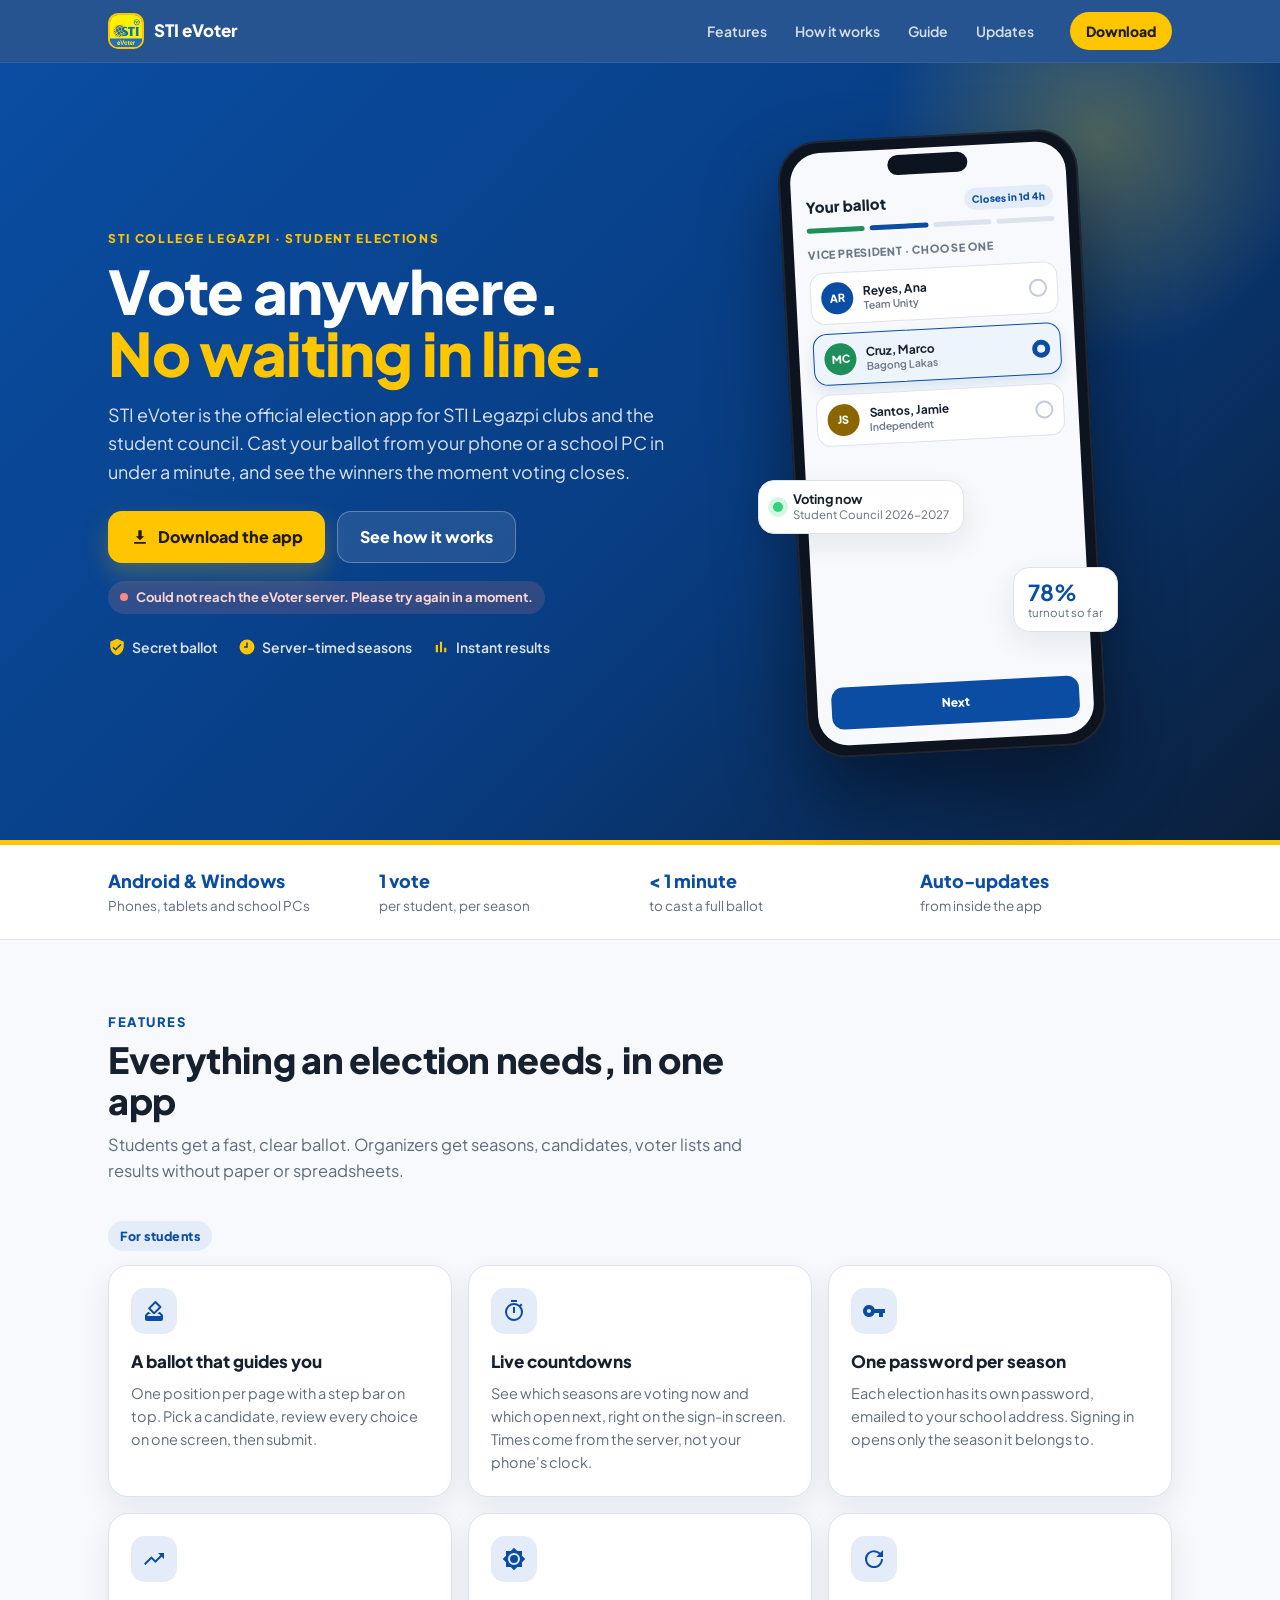
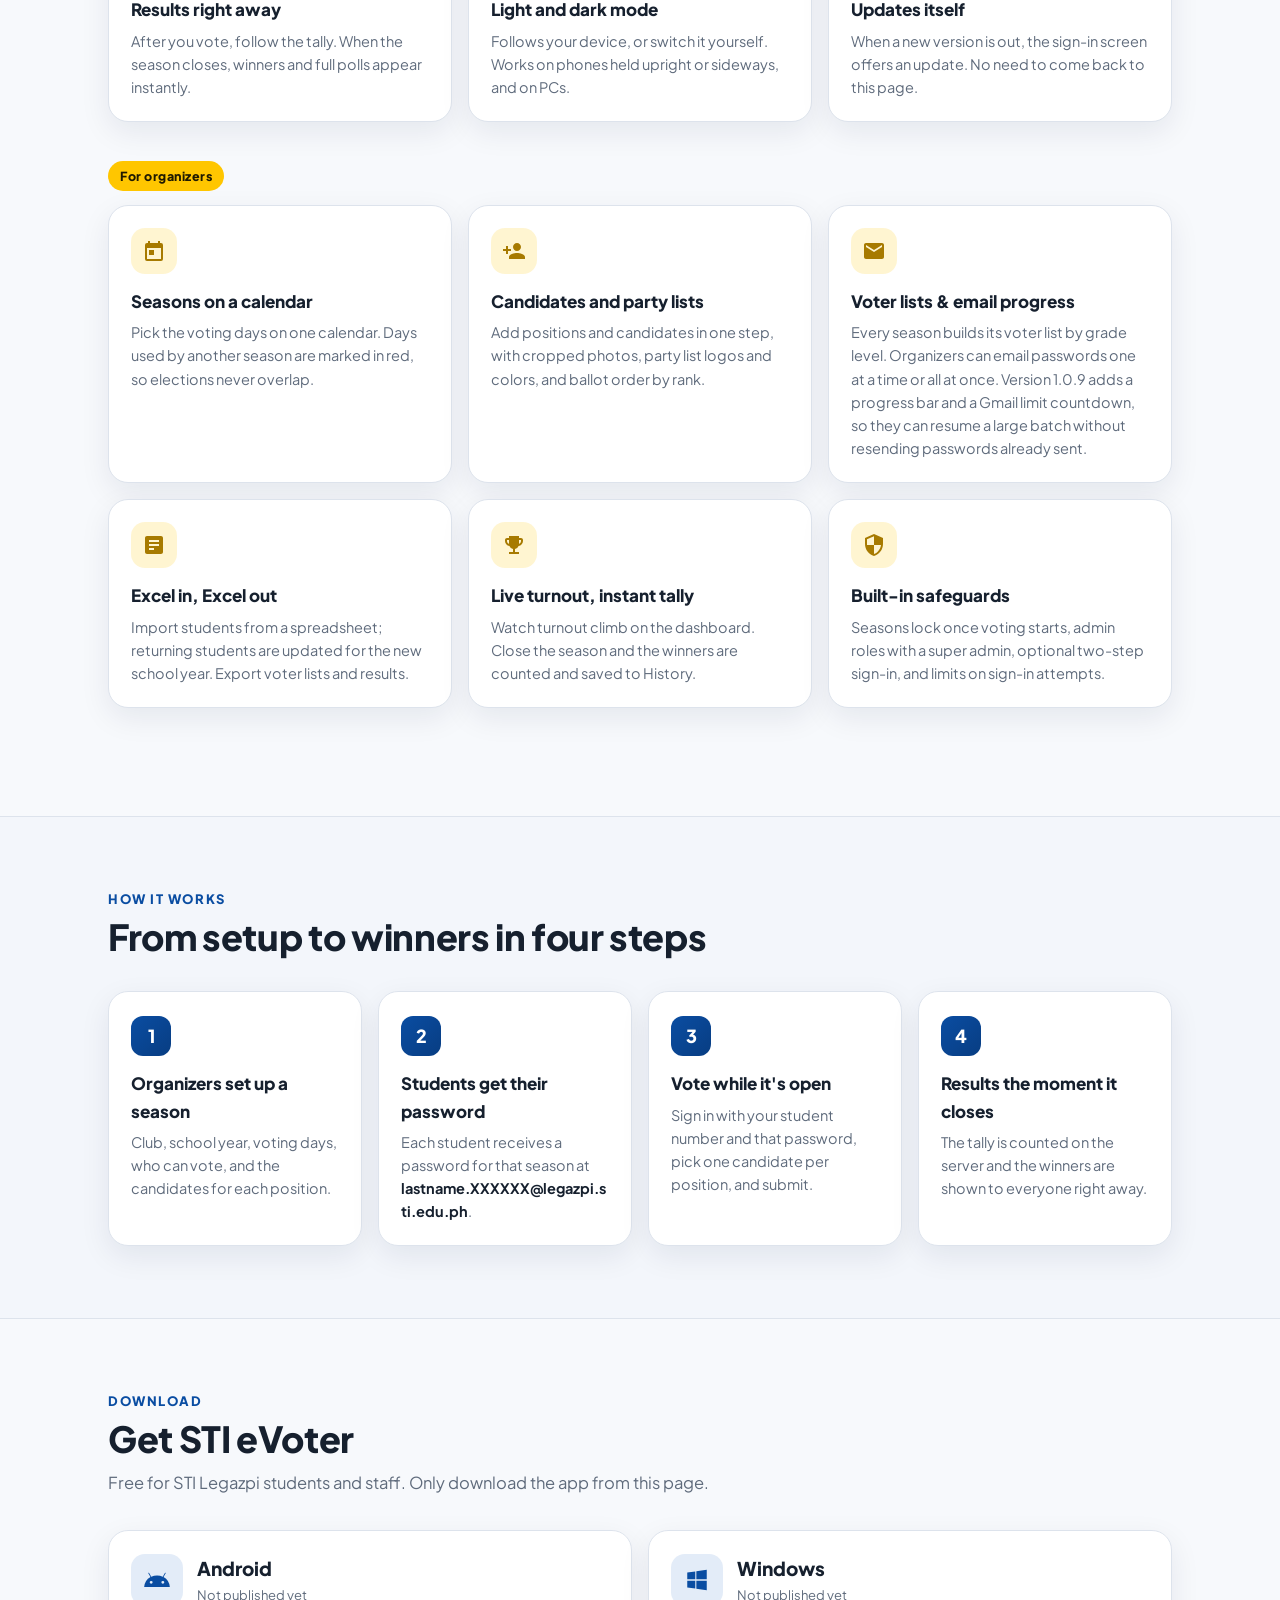
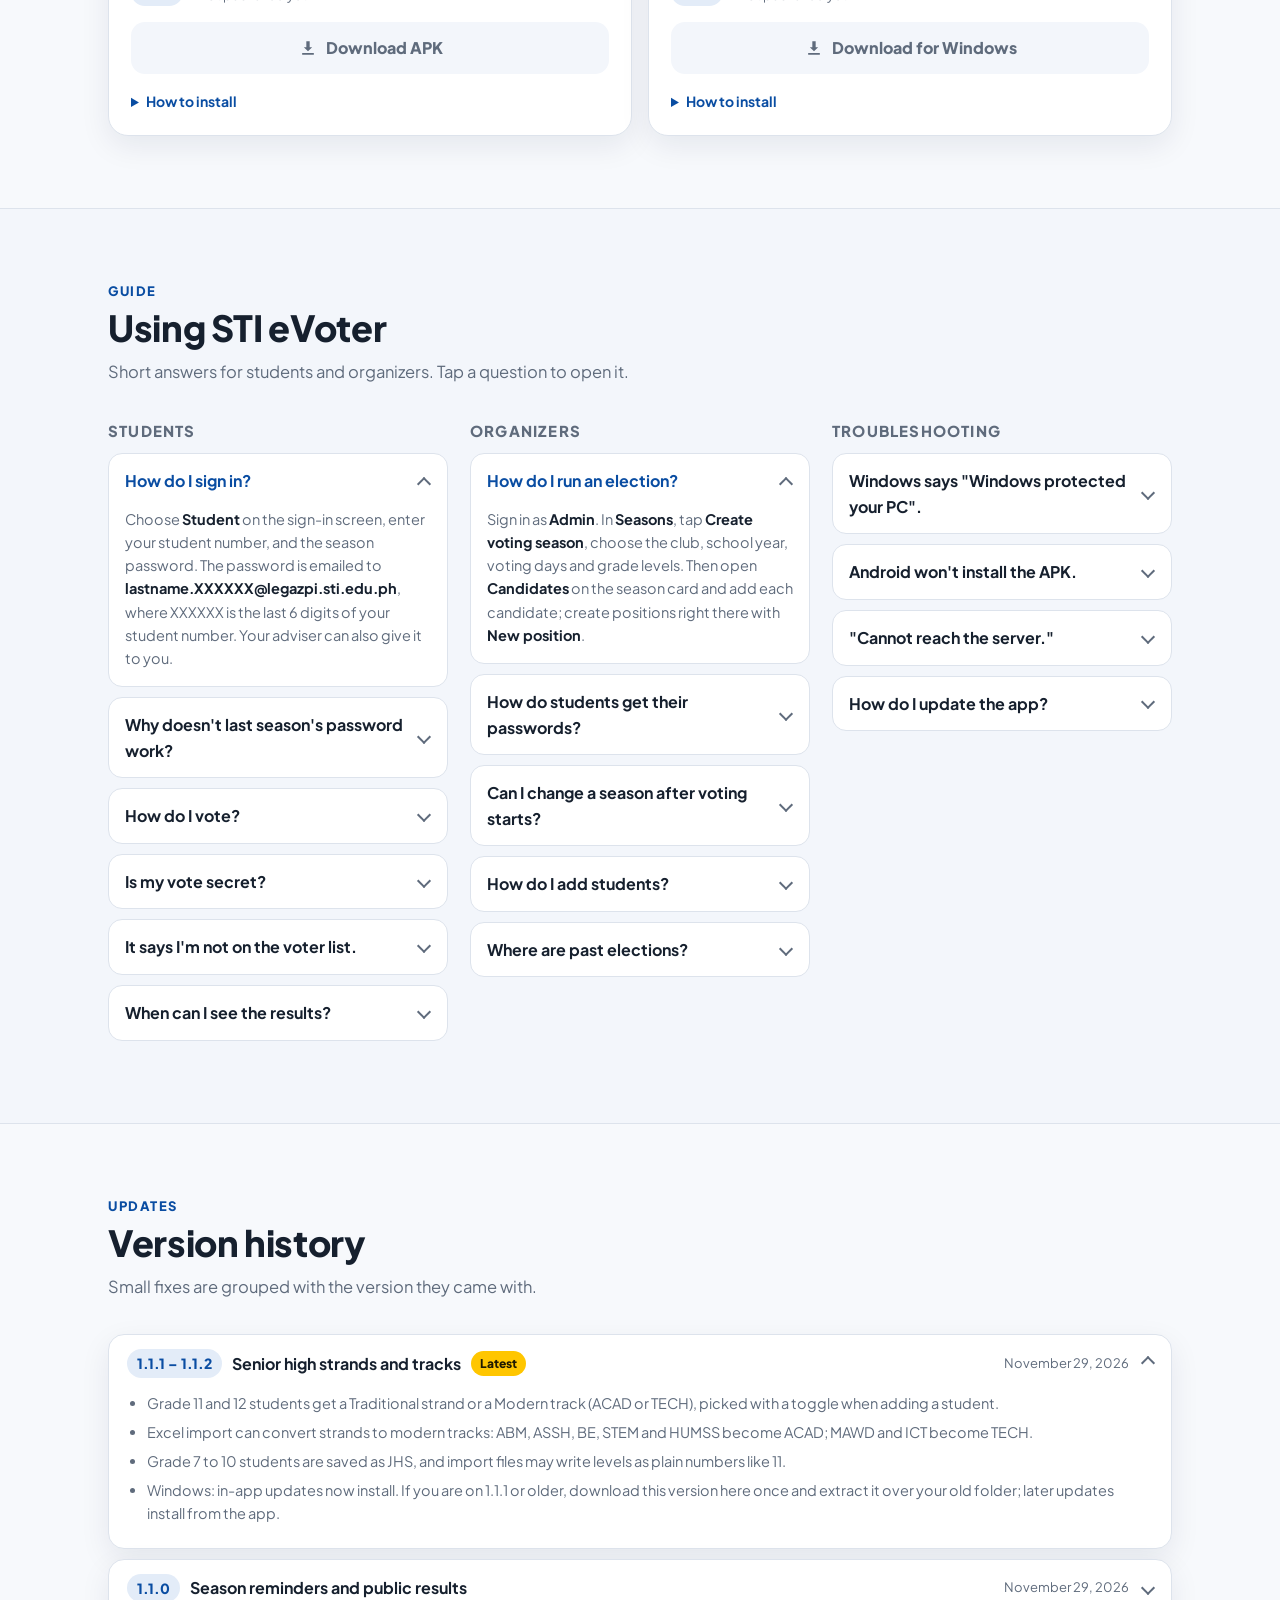
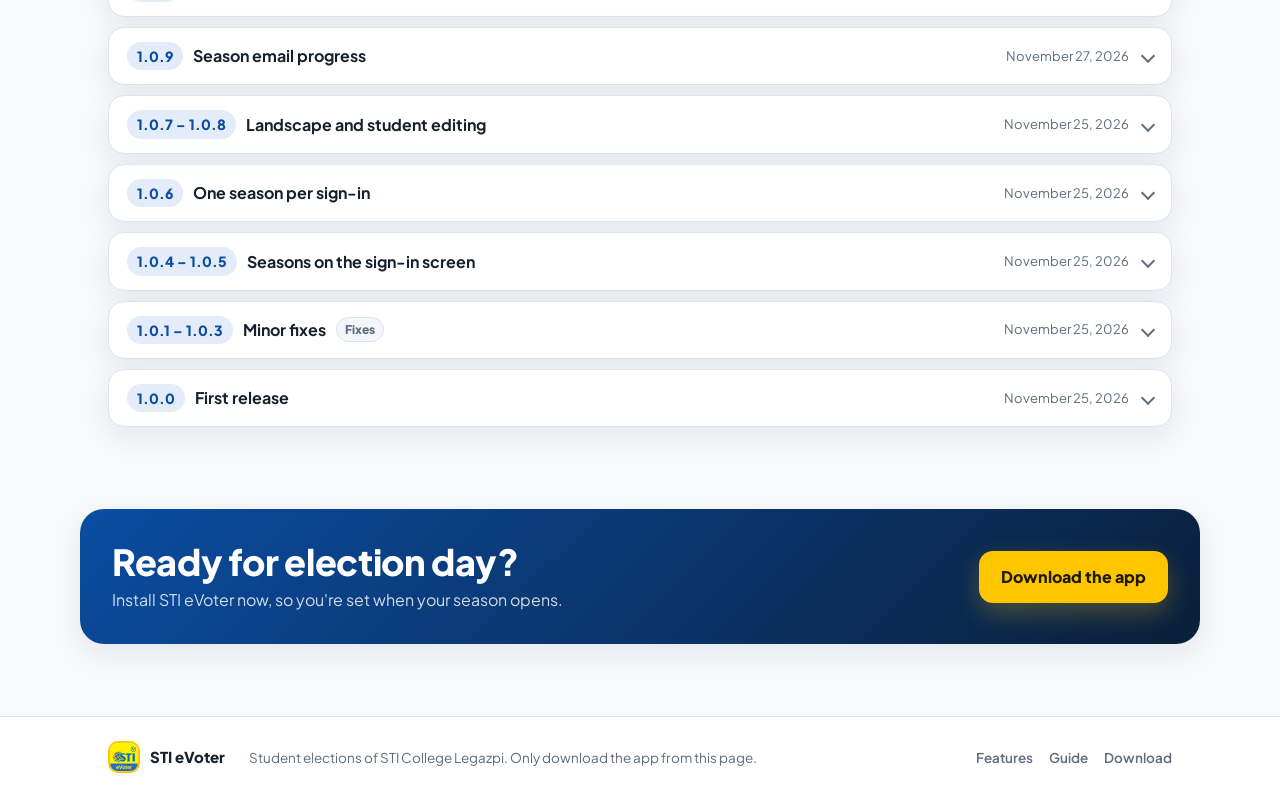
<file: download-site/index.html>
<!doctype html>
<html lang="en">
<head>
  <meta charset="utf-8">
  <meta name="viewport" content="width=device-width, initial-scale=1">
  <title>STI Legazpi eVoter</title>
  <meta name="description" content="STI eVoter is the student election app of STI College Legazpi. Vote from your phone or a school PC, see live countdowns and get results the moment voting closes.">
  <meta name="theme-color" content="#0A4DA2">
  <meta property="og:title" content="STI eVoter">
  <meta property="og:description" content="Vote anywhere. Be faster, no waiting in line.">
  <meta property="og:image" content="logo.jpg">
  <link rel="icon" href="logo.jpg">
  <link rel="preconnect" href="https://fonts.googleapis.com">
  <link rel="preconnect" href="https://fonts.gstatic.com" crossorigin>
  <link href="https://fonts.googleapis.com/css2?family=Plus+Jakarta+Sans:wght@400;500;600;700;800&display=swap" rel="stylesheet">
  <link rel="stylesheet" href="styles.css">
  <script src="config.js"></script>
  <script src="app.js" defer></script>
  <script src="history.js" defer></script>
</head>
<body>
  <a class="skip" href="#download">Skip to download</a>

  <header class="topbar">
    <div class="wrap topbar-inner">
      <a class="brand" href="#top">
        <img src="logo.jpg" alt="" width="36" height="36">
        <span>STI eVoter</span>
      </a>
      <nav class="nav" aria-label="Sections">
        <a href="#features">Features</a>
        <a href="#how">How it works</a>
        <a href="#docs">Guide</a>
        <a href="#history">Updates</a>
      </nav>
      <a class="nav-cta" href="#download">Download</a>
    </div>
  </header>

  <section class="hero" id="top">
    <div class="hero-glow" aria-hidden="true"></div>
    <div class="wrap hero-grid">
      <div class="hero-copy reveal">
        <p class="eyebrow">STI College Legazpi · Student elections</p>
        <h1>Vote anywhere.<br><span>No waiting in line.</span></h1>
        <p class="lead">STI eVoter is the official election app for STI Legazpi clubs and the student council. Cast your ballot from your phone or a school PC in under a minute, and see the winners the moment voting closes.</p>
        <div class="hero-actions">
          <a class="btn btn-yellow" id="hero-download" href="#download">
            <svg viewBox="0 0 24 24" width="20" height="20" aria-hidden="true"><path fill="currentColor" d="M12 16l-5-5h3V4h4v7h3l-5 5zm-7 2h14v2H5v-2z"/></svg>
            <span>Download the app</span>
          </a>
          <a class="btn btn-ghost" href="#how">See how it works</a>
        </div>
        <p class="status" id="status" role="status">Checking the latest version...</p>
        <ul class="trust">
          <li><svg viewBox="0 0 24 24" width="18" height="18" aria-hidden="true"><path fill="currentColor" d="M12 1L3 5v6c0 5.55 3.84 10.74 9 12 5.16-1.26 9-6.45 9-12V5l-9-4zm-2 16l-4-4 1.41-1.41L10 14.17l6.59-6.59L18 9l-8 8z"/></svg>Secret ballot</li>
          <li><svg viewBox="0 0 24 24" width="18" height="18" aria-hidden="true"><path fill="currentColor" d="M12 2a10 10 0 100 20 10 10 0 000-20zm1 11h-5v-2h3V6h2v7z"/></svg>Server-timed seasons</li>
          <li><svg viewBox="0 0 24 24" width="18" height="18" aria-hidden="true"><path fill="currentColor" d="M5 9.2h3V19H5zM10.6 5h2.8v14h-2.8zm5.6 8H19v6h-2.8z"/></svg>Instant results</li>
        </ul>
      </div>

      <div class="phone-wrap reveal" aria-hidden="true">
        <div class="phone">
          <div class="phone-notch"></div>
          <div class="screen">
            <div class="s-bar">
              <span class="s-title">Your ballot</span>
              <span class="s-pill">Closes in 1d 4h</span>
            </div>
            <div class="s-steps"><i class="done"></i><i class="on"></i><i></i><i></i></div>
            <p class="s-label">Vice President · choose one</p>
            <div class="s-cand">
              <span class="s-av" style="background:#0A4DA2">AR</span>
              <span class="s-name">Reyes, Ana<small>Team Unity</small></span>
              <span class="s-radio"></span>
            </div>
            <div class="s-cand picked">
              <span class="s-av" style="background:#1E8E5A">MC</span>
              <span class="s-name">Cruz, Marco<small>Bagong Lakas</small></span>
              <span class="s-radio"></span>
            </div>
            <div class="s-cand">
              <span class="s-av" style="background:#8A6500">JS</span>
              <span class="s-name">Santos, Jamie<small>Independent</small></span>
              <span class="s-radio"></span>
            </div>
            <div class="s-next">Next</div>
          </div>
        </div>
        <div class="float-card fc-1">
          <span class="dot"></span>
          <div><b>Voting now</b><small>Student Council 2026-2027</small></div>
        </div>
        <div class="float-card fc-2">
          <b>78%</b>
          <small>turnout so far</small>
        </div>
      </div>
    </div>
    <div class="accent"></div>
  </section>

  <main>
    <section class="strip">
      <div class="wrap strip-grid">
        <div><b>Android &amp; Windows</b><span>Phones, tablets and school PCs</span></div>
        <div><b>1 vote</b><span>per student, per season</span></div>
        <div><b>&lt; 1 minute</b><span>to cast a full ballot</span></div>
        <div><b>Auto-updates</b><span>from inside the app</span></div>
      </div>
    </section>

    <section class="section" id="features">
      <div class="wrap">
        <div class="section-head reveal">
          <p class="kicker">Features</p>
          <h2>Everything an election needs, in one app</h2>
          <p class="sub">Students get a fast, clear ballot. Organizers get seasons, candidates, voter lists and results without paper or spreadsheets.</p>
        </div>

        <h3 class="group-title"><span class="chip">For students</span></h3>
        <div class="features">
          <article class="feature">
            <span class="f-icon"><svg viewBox="0 0 24 24" width="24" height="24"><path fill="currentColor" d="M18 13h-.68l-2 2h1.91L19 17H5l1.78-2h2.05l-2-2H6l-3 3v4c0 1.1.89 2 1.99 2H19a2 2 0 002-2v-4l-3-3zm-1-5.05l-4.95 4.95-3.54-3.54 4.95-4.95L17 7.95zm-4.24-5.66L6.39 8.66a.996.996 0 000 1.41l4.95 4.95c.39.39 1.02.39 1.41 0l6.36-6.36a.996.996 0 000-1.41L14.16 2.3a.975.975 0 00-1.4-.01z"/></svg></span>
            <h4>A ballot that guides you</h4>
            <p>One position per page with a step bar on top. Pick a candidate, review every choice on one screen, then submit.</p>
          </article>
          <article class="feature">
            <span class="f-icon"><svg viewBox="0 0 24 24" width="24" height="24"><path fill="currentColor" d="M15 1H9v2h6V1zm-4 13h2V8h-2v6zm8.03-6.61l1.42-1.42c-.43-.51-.9-.99-1.41-1.41l-1.42 1.42A8.96 8.96 0 0012 4a9 9 0 109 9c0-2.12-.74-4.07-1.97-5.61zM12 20a7 7 0 110-14 7 7 0 010 14z"/></svg></span>
            <h4>Live countdowns</h4>
            <p>See which seasons are voting now and which open next, right on the sign-in screen. Times come from the server, not your phone's clock.</p>
          </article>
          <article class="feature">
            <span class="f-icon"><svg viewBox="0 0 24 24" width="24" height="24"><path fill="currentColor" d="M12.65 10A5.99 5.99 0 007 6c-3.31 0-6 2.69-6 6s2.69 6 6 6a5.99 5.99 0 005.65-4H17v4h4v-4h2v-4H12.65zM7 14c-1.1 0-2-.9-2-2s.9-2 2-2 2 .9 2 2-.9 2-2 2z"/></svg></span>
            <h4>One password per season</h4>
            <p>Each election has its own password, emailed to your school address. Signing in opens only the season it belongs to.</p>
          </article>
          <article class="feature">
            <span class="f-icon"><svg viewBox="0 0 24 24" width="24" height="24"><path fill="currentColor" d="M16 6l2.29 2.29-4.88 4.88-4-4L2 16.59 3.41 18l6-6 4 4 6.3-6.29L22 12V6z"/></svg></span>
            <h4>Results right away</h4>
            <p>After you vote, follow the tally. When the season closes, winners and full polls appear instantly.</p>
          </article>
          <article class="feature">
            <span class="f-icon"><svg viewBox="0 0 24 24" width="24" height="24"><path fill="currentColor" d="M20 8.69V4h-4.69L12 .69 8.69 4H4v4.69L.69 12 4 15.31V20h4.69L12 23.31 15.31 20H20v-4.69L23.31 12 20 8.69zM12 18a6 6 0 110-12 6 6 0 010 12zm0-10a4 4 0 100 8 4 4 0 000-8z"/></svg></span>
            <h4>Light and dark mode</h4>
            <p>Follows your device, or switch it yourself. Works on phones held upright or sideways, and on PCs.</p>
          </article>
          <article class="feature">
            <span class="f-icon"><svg viewBox="0 0 24 24" width="24" height="24"><path fill="currentColor" d="M21 10.12h-6.78l2.74-2.82c-2.73-2.7-7.15-2.8-9.88-.1a6.88 6.88 0 000 9.8c2.73 2.7 7.15 2.7 9.88 0 1.36-1.35 2.04-2.92 2.04-4.9H21c0 1.98-.88 4.55-2.64 6.29-3.51 3.48-9.21 3.48-12.72 0-3.5-3.47-3.53-9.11-.02-12.58a8.987 8.987 0 0112.65 0L21 3v7.12z"/></svg></span>
            <h4>Updates itself</h4>
            <p>When a new version is out, the sign-in screen offers an update. No need to come back to this page.</p>
          </article>
        </div>

        <h3 class="group-title"><span class="chip chip-yellow">For organizers</span></h3>
        <div class="features">
          <article class="feature">
            <span class="f-icon y"><svg viewBox="0 0 24 24" width="24" height="24"><path fill="currentColor" d="M19 4h-1V2h-2v2H8V2H6v2H5a2 2 0 00-2 2v14a2 2 0 002 2h14a2 2 0 002-2V6a2 2 0 00-2-2zm0 16H5V9h14v11zM7 11h5v5H7z"/></svg></span>
            <h4>Seasons on a calendar</h4>
            <p>Pick the voting days on one calendar. Days used by another season are marked in red, so elections never overlap.</p>
          </article>
          <article class="feature">
            <span class="f-icon y"><svg viewBox="0 0 24 24" width="24" height="24"><path fill="currentColor" d="M15 12c2.21 0 4-1.79 4-4s-1.79-4-4-4-4 1.79-4 4 1.79 4 4 4zm-9-2V7H4v3H1v2h3v3h2v-3h3v-2H6zm9 4c-2.67 0-8 1.34-8 4v2h16v-2c0-2.66-5.33-4-8-4z"/></svg></span>
            <h4>Candidates and party lists</h4>
            <p>Add positions and candidates in one step, with cropped photos, party list logos and colors, and ballot order by rank.</p>
          </article>
          <article class="feature">
            <span class="f-icon y"><svg viewBox="0 0 24 24" width="24" height="24"><path fill="currentColor" d="M20 4H4c-1.1 0-1.99.9-1.99 2L2 18c0 1.1.9 2 2 2h16c1.1 0 2-.9 2-2V6c0-1.1-.9-2-2-2zm0 4l-8 5-8-5V6l8 5 8-5v2z"/></svg></span>
            <h4>Voter lists &amp; email progress</h4>
            <p>Every season builds its voter list by grade level. Organizers can email passwords one at a time or all at once. Version 1.0.9 adds a progress bar and a Gmail limit countdown, so they can resume a large batch without resending passwords already sent.</p>
          </article>
          <article class="feature">
            <span class="f-icon y"><svg viewBox="0 0 24 24" width="24" height="24"><path fill="currentColor" d="M19 3H5c-1.1 0-2 .9-2 2v14c0 1.1.9 2 2 2h14c1.1 0 2-.9 2-2V5c0-1.1-.9-2-2-2zm-7 14H7v-2h5v2zm5-4H7v-2h10v2zm0-4H7V7h10v2z"/></svg></span>
            <h4>Excel in, Excel out</h4>
            <p>Import students from a spreadsheet; returning students are updated for the new school year. Export voter lists and results.</p>
          </article>
          <article class="feature">
            <span class="f-icon y"><svg viewBox="0 0 24 24" width="24" height="24"><path fill="currentColor" d="M19 5h-2V3H7v2H5c-1.1 0-2 .9-2 2v1c0 2.55 1.92 4.63 4.39 4.94A5.01 5.01 0 0011 15.9V19H7v2h10v-2h-4v-3.1a5.01 5.01 0 003.61-2.96C19.08 12.63 21 10.55 21 8V7c0-1.1-.9-2-2-2zM5 8V7h2v3.82C5.84 10.4 5 9.3 5 8zm14 0c0 1.3-.84 2.4-2 2.82V7h2v1z"/></svg></span>
            <h4>Live turnout, instant tally</h4>
            <p>Watch turnout climb on the dashboard. Close the season and the winners are counted and saved to History.</p>
          </article>
          <article class="feature">
            <span class="f-icon y"><svg viewBox="0 0 24 24" width="24" height="24"><path fill="currentColor" d="M12 1L3 5v6c0 5.55 3.84 10.74 9 12 5.16-1.26 9-6.45 9-12V5l-9-4zm0 10.99h7c-.53 4.12-3.28 7.79-7 8.94V12H5V6.3l7-3.11v8.8z"/></svg></span>
            <h4>Built-in safeguards</h4>
            <p>Seasons lock once voting starts, admin roles with a super admin, optional two-step sign-in, and limits on sign-in attempts.</p>
          </article>
        </div>
      </div>
    </section>

    <section class="section alt" id="how">
      <div class="wrap">
        <div class="section-head reveal">
          <p class="kicker">How it works</p>
          <h2>From setup to winners in four steps</h2>
        </div>
        <ol class="steps">
          <li class="step">
            <span class="num">1</span>
            <h4>Organizers set up a season</h4>
            <p>Club, school year, voting days, who can vote, and the candidates for each position.</p>
          </li>
          <li class="step">
            <span class="num">2</span>
            <h4>Students get their password</h4>
            <p>Each student receives a password for that season at <b>lastname.XXXXXX@legazpi.sti.edu.ph</b>.</p>
          </li>
          <li class="step">
            <span class="num">3</span>
            <h4>Vote while it's open</h4>
            <p>Sign in with your student number and that password, pick one candidate per position, and submit.</p>
          </li>
          <li class="step">
            <span class="num">4</span>
            <h4>Results the moment it closes</h4>
            <p>The tally is counted on the server and the winners are shown to everyone right away.</p>
          </li>
        </ol>
      </div>
    </section>

    <section class="section" id="download">
      <div class="wrap">
        <div class="section-head reveal">
          <p class="kicker">Download</p>
          <h2>Get STI eVoter</h2>
          <p class="sub">Free for STI Legazpi students and staff. Only download the app from this page.</p>
        </div>

        <div class="cards">
          <article class="card reveal" id="card-android" data-platform="android">
            <div class="card-head">
              <span class="icon" aria-hidden="true">
                <svg viewBox="0 0 24 24" width="28" height="28"><path fill="currentColor" d="M17.6 9.48l1.84-3.18a.39.39 0 00-.68-.39l-1.86 3.22A11.4 11.4 0 0012 8.1c-1.77 0-3.4.37-4.9 1.03L5.24 5.91a.39.39 0 00-.68.39L6.4 9.48A10.8 10.8 0 001 18h22a10.8 10.8 0 00-5.4-8.52zM7 15.25a1.25 1.25 0 110-2.5 1.25 1.25 0 010 2.5zm10 0a1.25 1.25 0 110-2.5 1.25 1.25 0 010 2.5z"/></svg>
              </span>
              <div>
                <h3>Android</h3>
                <p class="meta" data-field="meta">Phones and tablets</p>
              </div>
              <span class="badge" data-field="badge" hidden>Recommended for you</span>
            </div>
            <a class="btn" data-field="button" href="#" aria-disabled="true">
              <svg viewBox="0 0 24 24" width="20" height="20" aria-hidden="true"><path fill="currentColor" d="M12 16l-5-5h3V4h4v7h3l-5 5zm-7 2h14v2H5v-2z"/></svg>
              <span>Download APK</span>
            </a>
            <details class="how">
              <summary>How to install</summary>
              <ol>
                <li>Tap <b>Download APK</b> and open the file when it finishes.</li>
                <li>If Android asks, allow your browser or Files app to <b>install unknown apps</b>.</li>
                <li>Tap <b>Install</b>, then open <b>STI eVoter</b>.</li>
              </ol>
            </details>
          </article>

          <article class="card reveal" id="card-windows" data-platform="windows">
            <div class="card-head">
              <span class="icon" aria-hidden="true">
                <svg viewBox="0 0 24 24" width="26" height="26"><path fill="currentColor" d="M3 5.1l7.4-1v7.2H3V5.1zm8.4-1.15L21 2.5v8.8h-9.6V3.95zM3 12.7h7.4v7.2L3 18.9v-6.2zm8.4 0H21v8.8l-9.6-1.35V12.7z"/></svg>
              </span>
              <div>
                <h3>Windows</h3>
                <p class="meta" data-field="meta">Windows 10 and 11, 64-bit</p>
              </div>
              <span class="badge" data-field="badge" hidden>Recommended for you</span>
            </div>
            <a class="btn" data-field="button" href="#" aria-disabled="true">
              <svg viewBox="0 0 24 24" width="20" height="20" aria-hidden="true"><path fill="currentColor" d="M12 16l-5-5h3V4h4v7h3l-5 5zm-7 2h14v2H5v-2z"/></svg>
              <span>Download for Windows</span>
            </a>
            <details class="how">
              <summary>How to install</summary>
              <ol>
                <li>Download the .zip and <b>Extract all</b> to a folder, for example Documents\STI eVoter.</li>
                <li>Open <b>sti_legazpi_evoter.exe</b>.</li>
                <li>If Windows SmartScreen appears, choose <b>More info &gt; Run anyway</b>.</li>
              </ol>
            </details>
          </article>
        </div>

        <div class="notes reveal" id="notes" hidden>
          <h3>What's new in this version</h3>
          <p id="notes-text"></p>
        </div>
      </div>
    </section>

    <section class="section alt" id="docs">
      <div class="wrap">
        <div class="section-head reveal">
          <p class="kicker">Guide</p>
          <h2>Using STI eVoter</h2>
          <p class="sub">Short answers for students and organizers. Tap a question to open it.</p>
        </div>

        <div class="docs">
          <div class="doc-col">
            <h3 class="doc-title">Students</h3>
            <details class="qa" open>
              <summary>How do I sign in?</summary>
              <p>Choose <b>Student</b> on the sign-in screen, enter your student number, and the season password. The password is emailed to <b>lastname.XXXXXX@legazpi.sti.edu.ph</b>, where XXXXXX is the last 6 digits of your student number. Your adviser can also give it to you.</p>
            </details>
            <details class="qa">
              <summary>Why doesn't last season's password work?</summary>
              <p>Every season has its own password, and signing in opens only the season it belongs to. Use the newest password you received.</p>
            </details>
            <details class="qa">
              <summary>How do I vote?</summary>
              <p>Pick one candidate for each position, then tap <b>Next</b>. On the last page, review your choices and tap <b>Submit ballot</b>. You can vote once per season, and only while it's open.</p>
            </details>
            <details class="qa">
              <summary>Is my vote secret?</summary>
              <p>Yes. The server records <i>that</i> you voted separately from <i>what</i> you chose. Ballots carry no student number, so nobody can match a ballot to a student.</p>
            </details>
            <details class="qa">
              <summary>It says I'm not on the voter list.</summary>
              <p>Each season is open to certain grade levels only. If you should be able to vote, ask the organizers to check your grade level and that your record is active for this school year.</p>
            </details>
            <details class="qa">
              <summary>When can I see the results?</summary>
              <p>After you vote you can follow the live tally. The final winners appear as soon as the organizers close the season.</p>
            </details>
          </div>

          <div class="doc-col">
            <h3 class="doc-title">Organizers</h3>
            <details class="qa" open>
              <summary>How do I run an election?</summary>
              <p>Sign in as <b>Admin</b>. In <b>Seasons</b>, tap <b>Create voting season</b>, choose the club, school year, voting days and grade levels. Then open <b>Candidates</b> on the season card and add each candidate; create positions right there with <b>New position</b>.</p>
            </details>
            <details class="qa">
              <summary>How do students get their passwords?</summary>
              <p>Open <b>Voters</b> on the season card. Send passwords by email to everyone at once or one by one, make a new password for a student, or export the list to Excel to print.</p>
            </details>
            <details class="qa">
              <summary>Can I change a season after voting starts?</summary>
              <p>No. Once voting opens the season is locked so the rules can't change mid-vote. To end it early, use <b>Close season and tally votes</b>. A season that still has no candidates when voting opens is removed automatically.</p>
            </details>
            <details class="qa">
              <summary>How do I add students?</summary>
              <p>In <b>Students</b>, add them one by one or import an Excel file (download the template from the Excel menu). Student numbers and full names must be unique. At the start of each school year, last year's students become inactive until they are imported again.</p>
            </details>
            <details class="qa">
              <summary>Where are past elections?</summary>
              <p>In <b>History</b>, with winners and full polls. <b>Run again</b> copies a season's setup into a new one for the next school year.</p>
            </details>
          </div>

          <div class="doc-col">
            <h3 class="doc-title">Troubleshooting</h3>
            <details class="qa">
              <summary>Windows says "Windows protected your PC".</summary>
              <p>That's SmartScreen, shown for apps that aren't sold in a store. Choose <b>More info</b>, then <b>Run anyway</b>.</p>
            </details>
            <details class="qa">
              <summary>Android won't install the APK.</summary>
              <p>Allow your browser or Files app to <b>install unknown apps</b> when Android asks. If an older copy came from somewhere else, uninstall it first.</p>
            </details>
            <details class="qa">
              <summary>"Cannot reach the server."</summary>
              <p>Check your internet connection. The first sign-in after a quiet period can take up to a minute while the server wakes up; try again.</p>
            </details>
            <details class="qa">
              <summary>How do I update the app?</summary>
              <p>Open the app. When a new version is out, the sign-in screen shows <b>Update</b>. You can also download it again here; your data lives on the server, so nothing is lost.</p>
            </details>
          </div>
        </div>
      </div>
    </section>

    <section class="section" id="history">
      <div class="wrap">
        <div class="section-head reveal">
          <p class="kicker">Updates</p>
          <h2>Version history</h2>
          <p class="sub">Small fixes are grouped with the version they came with.</p>
        </div>
        <div id="history-list" class="history-list"></div>
      </div>
    </section>

    <section class="cta">
      <div class="wrap cta-inner reveal">
        <div>
          <h2>Ready for election day?</h2>
          <p>Install STI eVoter now, so you're set when your season opens.</p>
        </div>
        <a class="btn btn-yellow" href="#download">Download the app</a>
      </div>
    </section>
  </main>

  <footer class="footer">
    <div class="wrap footer-inner">
      <div class="brand">
        <img src="logo.jpg" alt="" width="32" height="32">
        <span>STI eVoter</span>
      </div>
      <p>Student elections of STI College Legazpi. Only download the app from this page.</p>
      <nav aria-label="Footer">
        <a href="#features">Features</a>
        <a href="#docs">Guide</a>
        <a href="#download">Download</a>
      </nav>
    </div>
  </footer>
</body>
</html>
</file>
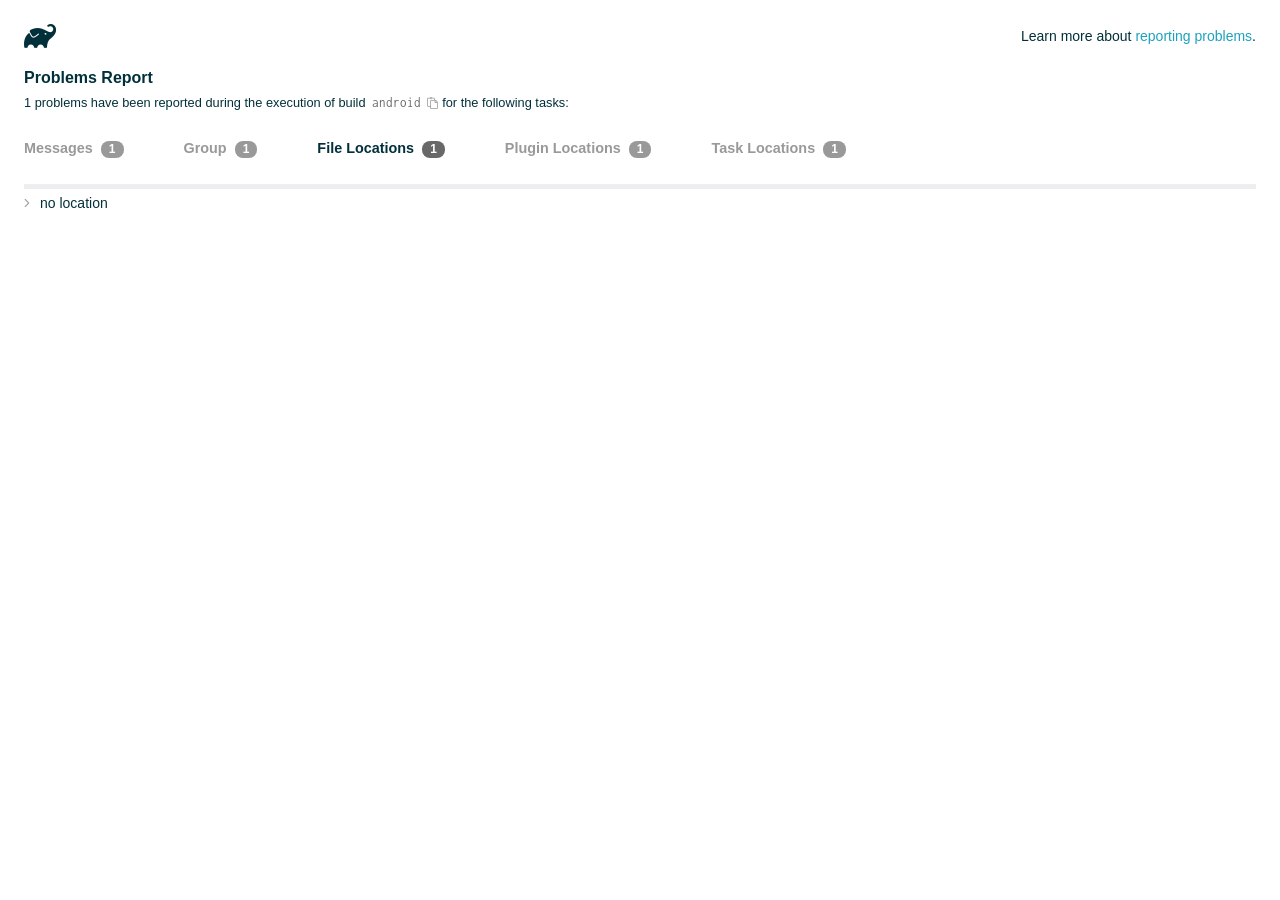
<file: android/build/reports/problems/problems-report.html>
<!DOCTYPE html>

<html lang="en">
<head>
    <!-- Required meta tags -->
    <meta charset="utf-8">
    <meta name="viewport" content="width=device-width, initial-scale=1, shrink-to-fit=no">

                    <style type="text/css">
                /*! normalize.css v7.0.0 | MIT License | github.com/necolas/normalize.css */
html {
    line-height: 1.15;
    -ms-text-size-adjust: 100%;
    -webkit-text-size-adjust: 100%
}

body {
    margin: 0
}

article, aside, footer, header, nav, section {
    display: block
}

h1 {
    font-size: 2em;
    margin: .67em 0
}

figcaption, figure, main {
    display: block
}

figure {
    margin: 1em 40px
}

hr {
    box-sizing: content-box;
    height: 0;
    overflow: visible
}

pre {
    font-family: monospace, monospace;
    font-size: 1em
}

a {
    background-color: transparent;
    -webkit-text-decoration-skip: objects
}

abbr[title] {
    border-bottom: none;
    text-decoration: underline;
    text-decoration: underline dotted
}

b, strong {
    font-weight: inherit
}

b, strong {
    font-weight: bolder
}

code, kbd, samp {
    font-family: monospace, monospace;
    font-size: 1em
}

dfn {
    font-style: italic
}

mark {
    background-color: #ff0;
    color: #000
}

small {
    font-size: 80%
}

sub, sup {
    font-size: 75%;
    line-height: 0;
    position: relative;
    vertical-align: baseline
}

sub {
    bottom: -.25em
}

sup {
    top: -.5em
}

audio, video {
    display: inline-block
}

audio:not([controls]) {
    display: none;
    height: 0
}

img {
    border-style: none
}

svg:not(:root) {
    overflow: hidden
}

button, input, optgroup, select, textarea {
    font-family: sans-serif;
    font-size: 100%;
    line-height: 1.15;
    margin: 0
}

button, input {
    overflow: visible
}

button, select {
    text-transform: none
}

[type=reset], [type=submit], button, html [type=button] {
    -webkit-appearance: button
}

[type=button]::-moz-focus-inner, [type=reset]::-moz-focus-inner, [type=submit]::-moz-focus-inner, button::-moz-focus-inner {
    border-style: none;
    padding: 0
}

[type=button]:-moz-focusring, [type=reset]:-moz-focusring, [type=submit]:-moz-focusring, button:-moz-focusring {
    outline: 1px dotted ButtonText
}

fieldset {
    padding: .35em .75em .625em
}

legend {
    box-sizing: border-box;
    color: inherit;
    display: table;
    max-width: 100%;
    padding: 0;
    white-space: normal
}

progress {
    display: inline-block;
    vertical-align: baseline
}

textarea {
    overflow: auto
}

[type=checkbox], [type=radio] {
    box-sizing: border-box;
    padding: 0
}

[type=number]::-webkit-inner-spin-button, [type=number]::-webkit-outer-spin-button {
    height: auto
}

[type=search] {
    -webkit-appearance: textfield;
    outline-offset: -2px
}

[type=search]::-webkit-search-cancel-button, [type=search]::-webkit-search-decoration {
    -webkit-appearance: none
}

::-webkit-file-upload-button {
    -webkit-appearance: button;
    font: inherit
}

details, menu {
    display: block
}

summary {
    display: list-item
}

canvas {
    display: inline-block
}

template {
    display: none
}

[hidden] {
    display: none
}

/* configuration cache styles */

.report-wrapper {
    margin: 0;
    padding: 0 24px;
}

.gradle-logo {
    width: 32px;
    height: 24px;
    background-image: url("[data-uri]");
    background-size: contain;
}

.header {
    display: flex;
    flex-wrap: wrap;
    top: 0;
    left: 0;
    width: 100%;
    padding-top: 24px;
    background-color: white;
}

.learn-more {
    margin-left: auto;
    align-self: center;
    font-size: 0.875rem;
    font-weight: normal;
}

.title {
    display: flex;
    align-items: center;
    padding: 18px 0 24px 0;
    flex: 1 0 100%;
}

.content {
    font-size: 0.875rem;
    white-space: nowrap;
}

.content ol:first-of-type {
    margin: 0;
}

.tree-btn {
    cursor: pointer;
    display: inline-block;
    width: 16px;
    height: 16px;
    background-size: contain;
    background-repeat: no-repeat;
    vertical-align: middle;
    margin-top: -0.2em;
}

.tree-btn.collapsed {
    background-image: url('data:image/svg+xml;utf8,<svg xmlns="http://www.w3.org/2000/svg" viewBox="0 0 192 512"><path d="M166.9 264.5l-117.8 116c-4.7 4.7-12.3 4.7-17 0l-7.1-7.1c-4.7-4.7-4.7-12.3 0-17L127.3 256 25.1 155.6c-4.7-4.7-4.7-12.3 0-17l7.1-7.1c4.7-4.7 12.3-4.7 17 0l117.8 116c4.6 4.7 4.6 12.3-.1 17z" fill="%23999999" stroke="%23999999"/></svg>');
}

.tree-btn.expanded {
    background-image: url('data:image/svg+xml;utf8,<svg xmlns="http://www.w3.org/2000/svg" viewBox="0 0 256 512"><path d="M119.5 326.9L3.5 209.1c-4.7-4.7-4.7-12.3 0-17l7.1-7.1c4.7-4.7 12.3-4.7 17 0L128 287.3l100.4-102.2c4.7-4.7 12.3-4.7 17 0l7.1 7.1c4.7 4.7 4.7 12.3 0 17L136.5 327c-4.7 4.6-12.3 4.6-17-.1z" fill="%23999999" stroke="%23999999"/></svg>');
}

ul .tree-btn {
    margin-right: 3px;
}

.leaf-icon {
    display: inline-block;
    width: 16px;
    height: 16px;
    background-image: url('data:image/svg+xml;utf8,<svg xmlns="http://www.w3.org/2000/svg" viewBox="0 0 256 512"><path d="M32 256 H224" stroke="%23999999" stroke-width="48" stroke-linecap="round"/></svg>');
    background-size: contain;
    background-repeat: no-repeat;
    vertical-align: middle;
    margin-top: -0.2em;
}

.invisible-text {
    user-select: all; /* Allow the text to be selectable */
    color: transparent; /* Hide the text */
    text-indent: -9999px; /* Move the text out of view */
    position: relative;
    white-space: pre; /* Preserve meaningful whitespace in the invisible text for copying */
}

.text-for-copy {
    display: inline-block;
}

.enum-icon {
    display: inline-block;
    width: 16px;
    height: 16px;
    background-image: url('data:image/svg+xml;utf8,<svg xmlns="http://www.w3.org/2000/svg" viewBox="0 0 1024 1024"><circle cx="512" cy="512" r="200" /></svg>');
    background-size: contain;
    background-repeat: no-repeat;
    vertical-align: middle;
    margin-inline-start: 0.5ex;
    margin-inline-end: 0.5ex;
    margin-top: -0.2em;
}

.error-icon {
    display: inline-block;
    width: 16px;
    height: 16px;
    background-image: url('data:image/svg+xml;utf8,<svg xmlns="http://www.w3.org/2000/svg" viewBox="0 0 320 512"><path d="M193.94 256L296.5 153.44l21.15-21.15c3.12-3.12 3.12-8.19 0-11.31l-22.63-22.63c-3.12-3.12-8.19-3.12-11.31 0L160 222.06 36.29 98.34c-3.12-3.12-8.19-3.12-11.31 0L2.34 120.97c-3.12 3.12-3.12 8.19 0 11.31L126.06 256 2.34 379.71c-3.12 3.12-3.12 8.19 0 11.31l22.63 22.63c3.12 3.12 8.19 3.12 11.31 0L160 289.94 262.56 392.5l21.15 21.15c3.12 3.12 8.19 3.12 11.31 0l22.63-22.63c3.12-3.12 3.12-8.19 0-11.31L193.94 256z" fill="%23FC461E" stroke="%23FC461E"/></svg>');
    background-size: contain;
    background-repeat: no-repeat;
    vertical-align: middle;
    margin-inline-start: 0.5ex;
    margin-inline-end: 0.5ex;
    margin-top: -0.2em;
}

.advice-icon {
    display: inline-block;
    width: 16px;
    height: 16px;
    background-image: url('data:image/svg+xml;utf8,<svg width="800px" height="800px" viewBox="-4.93 0 122.88 122.88" version="1.1" id="Layer_1" xmlns="http://www.w3.org/2000/svg" xmlns:xlink="http://www.w3.org/1999/xlink"  style="enable-background:new 0 0 113.01 122.88" xml:space="preserve"><g><path d="M44.13,102.06c-1.14,0.03-2.14-0.81-2.3-1.96c-0.17-1.2,0.64-2.31,1.82-2.54c-1.3-7.37-4.85-11.43-8.6-15.72 c-2.92-3.34-5.95-6.81-8.34-11.92c-2.35-5.03-3.64-10.23-3.6-15.63c0.05-5.4,1.42-10.96,4.4-16.71c0.02-0.04,0.04-0.07,0.06-0.11 l0,0c3.91-6.62,9.38-11.04,15.47-13.52c5.11-2.09,10.66-2.8,16.1-2.3c5.42,0.5,10.73,2.2,15.37,4.94 c5.9,3.49,10.75,8.67,13.42,15.21c1.44,3.54,2.42,7.49,2.54,11.82c0.12,4.31-0.62,8.96-2.61,13.88 c-2.66,6.59-6.18,10.68-9.47,14.51c-3.03,3.53-5.85,6.81-7.42,11.84c0.89,0.21,1.59,0.94,1.73,1.9c0.17,1.24-0.7,2.39-1.94,2.56 l-0.77,0.11c-0.14,1.09-0.23,2.26-0.27,3.51l0.25-0.04c1.24-0.17,2.39,0.7,2.56,1.94c0.17,1.24-0.7,2.39-1.94,2.56l-0.78,0.11 c0.01,0.15,0.02,0.3,0.03,0.45l0,0c0.07,0.88,0.08,1.73,0.03,2.54l0.13-0.02c1.25-0.15,2.38,0.74,2.54,1.98 c0.15,1.25-0.74,2.38-1.98,2.54l-1.68,0.21c-1.2,3.11-3.34,5.48-5.87,6.94c-1.74,1.01-3.67,1.59-5.61,1.71 c-1.97,0.12-3.96-0.25-5.78-1.13c-2.08-1.02-3.94-2.71-5.29-5.14c-0.65-0.33-1.13-0.97-1.23-1.75c-0.04-0.31-0.01-0.61,0.07-0.89 c-0.39-1.16-0.68-2.43-0.87-3.83l-0.07,0.01c-1.24,0.17-2.39-0.7-2.56-1.94c-0.17-1.24,0.7-2.39,1.94-2.56l0.54-0.08 C44.19,104.32,44.18,103.16,44.13,102.06L44.13,102.06z M2.18,58.86C1.01,58.89,0.04,57.98,0,56.81c-0.04-1.17,0.88-2.14,2.05-2.18 l8.7-0.3c1.17-0.04,2.14,0.88,2.18,2.05c0.04,1.17-0.88,2.14-2.05,2.18L2.18,58.86L2.18,58.86z M110.68,50.25 c1.16-0.12,2.2,0.73,2.32,1.89c0.12,1.16-0.73,2.2-1.89,2.32l-8.66,0.91c-1.16,0.12-2.2-0.73-2.32-1.89 c-0.12-1.16,0.73-2.2,1.89-2.32L110.68,50.25L110.68,50.25z M94.91,14.78c0.65-0.97,1.96-1.23,2.93-0.58 c0.97,0.65,1.23,1.96,0.58,2.93l-4.84,7.24c-0.65,0.97-1.96,1.23-2.93,0.58c-0.97-0.65-1.23-1.96-0.58-2.93L94.91,14.78 L94.91,14.78z M57.63,2.06c0.03-1.17,1-2.09,2.16-2.06c1.17,0.03,2.09,1,2.06,2.16l-0.22,8.7c-0.03,1.17-1,2.09-2.16,2.06 c-1.17-0.03-2.09-1-2.06-2.16L57.63,2.06L57.63,2.06z M13.88,15.53c-0.86-0.8-0.9-2.14-0.11-2.99c0.8-0.86,2.14-0.9,2.99-0.11 l6.37,5.94c0.86,0.8,0.9,2.14,0.11,2.99c-0.8,0.86-2.14,0.9-2.99,0.11L13.88,15.53L13.88,15.53z M47.88,96.95l18.49-2.63 c1.59-6.7,5.05-10.73,8.8-15.08c3.08-3.58,6.36-7.4,8.76-13.34c1.76-4.35,2.41-8.43,2.31-12.19c-0.1-3.75-0.96-7.21-2.24-10.34 c-2.3-5.63-6.51-10.11-11.65-13.15c-4.11-2.43-8.8-3.94-13.59-4.37c-4.77-0.44-9.64,0.19-14.13,2.02 c-5.26,2.15-9.99,5.97-13.39,11.72c-2.64,5.12-3.86,10.02-3.9,14.73c-0.04,4.74,1.11,9.33,3.2,13.8c2.13,4.56,4.97,7.8,7.69,10.92 C42.47,83.9,46.48,88.49,47.88,96.95L47.88,96.95z M65.62,99.02l-17.27,2.45c0.05,1.1,0.07,2.25,0.05,3.47l17.05-2.42 C65.47,101.29,65.52,100.12,65.62,99.02L65.62,99.02z M48.49,109.52c0.12,0.92,0.3,1.76,0.53,2.54l16.55-2.04 c0.11-0.86,0.13-1.77,0.05-2.74l0,0l0-0.02l-0.01-0.17L48.49,109.52L48.49,109.52z M51.37,116.36c0.64,0.67,1.35,1.19,2.1,1.55 c1.15,0.56,2.42,0.79,3.67,0.72c1.29-0.08,2.57-0.47,3.74-1.15c1.1-0.64,2.09-1.53,2.88-2.65L51.37,116.36L51.37,116.36z"/></g></svg>');
    background-size: contain;
    background-repeat: no-repeat;
    vertical-align: middle;
    margin-inline-start: 0.5ex;
    margin-inline-end: 0.5ex;
    margin-top: -0.2em;
}

.warning-icon {
    display: inline-block;
    width: 13px;
    height: 13px;
    background-image: url('data:image/svg+xml;utf8,<svg xmlns="http://www.w3.org/2000/svg" viewBox="0 0 576 512"><path d="M270.2 160h35.5c3.4 0 6.1 2.8 6 6.2l-7.5 196c-.1 3.2-2.8 5.8-6 5.8h-20.5c-3.2 0-5.9-2.5-6-5.8l-7.5-196c-.1-3.4 2.6-6.2 6-6.2zM288 388c-15.5 0-28 12.5-28 28s12.5 28 28 28 28-12.5 28-28-12.5-28-28-28zm281.5 52L329.6 24c-18.4-32-64.7-32-83.2 0L6.5 440c-18.4 31.9 4.6 72 41.6 72H528c36.8 0 60-40 41.5-72zM528 480H48c-12.3 0-20-13.3-13.9-24l240-416c6.1-10.6 21.6-10.7 27.7 0l240 416c6.2 10.6-1.5 24-13.8 24z" fill="%23DEAD22" stroke="%23DEAD22"/></svg>');
    background-size: contain;
    background-repeat: no-repeat;
    vertical-align: middle;
    margin-inline-start: 0.3ex;
    margin-inline-end: 1.1ex;
    margin-top: -0.1em;
}

.documentation-button {
    cursor: pointer;
    display: inline-block;
    width: 13px;
    height: 13px;
    background-image: url('data:image/svg+xml;utf8,<svg xmlns="http://www.w3.org/2000/svg" viewBox="0 0 512 512"><path d="M256 340c-15.464 0-28 12.536-28 28s12.536 28 28 28 28-12.536 28-28-12.536-28-28-28zm7.67-24h-16c-6.627 0-12-5.373-12-12v-.381c0-70.343 77.44-63.619 77.44-107.408 0-20.016-17.761-40.211-57.44-40.211-29.144 0-44.265 9.649-59.211 28.692-3.908 4.98-11.054 5.995-16.248 2.376l-13.134-9.15c-5.625-3.919-6.86-11.771-2.645-17.177C185.658 133.514 210.842 116 255.67 116c52.32 0 97.44 29.751 97.44 80.211 0 67.414-77.44 63.849-77.44 107.408V304c0 6.627-5.373 12-12 12zM256 40c118.621 0 216 96.075 216 216 0 119.291-96.61 216-216 216-119.244 0-216-96.562-216-216 0-119.203 96.602-216 216-216m0-32C119.043 8 8 119.083 8 256c0 136.997 111.043 248 248 248s248-111.003 248-248C504 119.083 392.957 8 256 8z" fill="%23999999" stroke="%23999999"/></svg>');
    background-size: contain;
    background-repeat: no-repeat;
    vertical-align: middle;
    margin-inline-start: 0.5ex;
    margin-inline-end: 0.5ex;
    margin-top: -0.2em;
}

.documentation-button::selection {
    color: transparent;
}

.documentation-button:hover {
    color: transparent;
}

.copy-button {
    cursor: pointer;
    display: inline-block;
    width: 12px;
    height: 12px;
    background-image: url('data:image/svg+xml;utf8,<svg xmlns="http://www.w3.org/2000/svg" viewBox="0 0 448 512"><path d="M433.941 193.941l-51.882-51.882A48 48 0 0 0 348.118 128H320V80c0-26.51-21.49-48-48-48h-66.752C198.643 13.377 180.858 0 160 0s-38.643 13.377-45.248 32H48C21.49 32 0 53.49 0 80v288c0 26.51 21.49 48 48 48h80v48c0 26.51 21.49 48 48 48h224c26.51 0 48-21.49 48-48V227.882a48 48 0 0 0-14.059-33.941zm-22.627 22.627a15.888 15.888 0 0 1 4.195 7.432H352v-63.509a15.88 15.88 0 0 1 7.431 4.195l51.883 51.882zM160 30c9.941 0 18 8.059 18 18s-8.059 18-18 18-18-8.059-18-18 8.059-18 18-18zM48 384c-8.822 0-16-7.178-16-16V80c0-8.822 7.178-16 16-16h66.752c6.605 18.623 24.389 32 45.248 32s38.643-13.377 45.248-32H272c8.822 0 16 7.178 16 16v48H176c-26.51 0-48 21.49-48 48v208H48zm352 96H176c-8.822 0-16-7.178-16-16V176c0-8.822 7.178-16 16-16h144v72c0 13.2 10.8 24 24 24h72v208c0 8.822-7.178 16-16 16z" fill="%23999999" stroke="%23999999"/></svg>');
    background-size: contain;
    background-repeat: no-repeat;
    vertical-align: middle;
    margin-inline-start: 0.5ex;
    margin-top: -0.2em;
}

.groups{
    display: flex;
    border-bottom: 1px solid #EDEEEF;
    flex: 1 0 100%;
}

.uncategorized {
    display: flex;
    border-top: 4px solid #EDEEEF;
    flex: 1 0 100%;
}

.group-selector {
    padding: 0 52px 24px 0;
    font-size: 0.9rem;
    font-weight: bold;
    color: #999999;
    cursor: pointer;
}

.group-selector__count {
    margin: 0 8px;
    border-radius: 8px;
    background-color: #999;
    color: #fff;
    padding: 1px 8px 2px;
    font-size: 0.75rem;
}

.group-selector--active {
    color: #02303A;
    cursor: auto;
}

.group-selector--active .group-selector__count {
    background-color: #686868;
}

.group-selector--disabled {
    cursor: not-allowed;
}

.accordion-header {
    cursor: pointer;
}

.container {
    padding-left: 0.5em;
    padding-right: 0.5em;
}

.stacktrace {
    border-radius: 4px;
    overflow-x: auto;
    padding: 0.5rem;
    margin-bottom: 0;
    min-width: 1000px;
}

/* Lato (bold, regular) */
@font-face {
    font-display: swap;
    font-family: Lato;
    font-weight: 500;
    font-style: normal;
    src: url("https://assets.gradle.com/lato/fonts/lato-semibold/lato-semibold.woff2") format("woff2"),
    url("https://assets.gradle.com/lato/fonts/lato-semibold/lato-semibold.woff") format("woff");
}

@font-face {
    font-display: swap;
    font-family: Lato;
    font-weight: bold;
    font-style: normal;
    src: url("https://assets.gradle.com/lato/fonts/lato-bold/lato-bold.woff2") format("woff2"),
    url("https://assets.gradle.com/lato/fonts/lato-bold/lato-bold.woff") format("woff");
}

* {
    -webkit-box-sizing: border-box;
    -moz-box-sizing: border-box;
    box-sizing: border-box;
}

html,
body {
    margin: 0;
    padding: 0;
}

html {
    font-family: "Lato", "Helvetica Neue", Arial, sans-serif;
    font-size: 16px;
    font-weight: 400;
    line-height: 1.5;
}

body {
    color: #02303A;
    background-color: #ffffff;
    -webkit-text-size-adjust: 100%;
    -ms-text-size-adjust: 100%;
    -webkit-font-smoothing: antialiased;
}


/* typography */
h1, h2, h3, h4, h5, h6 {
    color: #02303A;
    text-rendering: optimizeLegibility;
    margin: 0;
}

h1 {
    font-size: 1rem;
}

h2 {
    font-size: 0.9rem;
}

h3 {
    font-size: 1.125rem;
}

h4, h5, h6 {
    font-size: 0.875rem;
}

h1 code {
    font-weight: bold;
}

ul, ol, dl {
    list-style-position: outside;
    line-height: 1.6;
    padding: 0;
    margin: 0 0 0 20px;
    list-style-type: none;
}

li {
    line-height: 2;
}

a {
    color: #1DA2BD;
    text-decoration: none;
    transition: all 0.3s ease, visibility 0s;
}

a:hover {
    color: #35c1e4;
}

/* code */
code, pre {
    font-family: Inconsolata, Monaco, "Courier New", monospace;
    font-style: normal;
    font-variant-ligatures: normal;
    font-variant-caps: normal;
    font-variant-numeric: normal;
    font-variant-east-asian: normal;
    font-weight: normal;
    font-stretch: normal;
    color: #686868;
}

*:not(pre) > code {
    letter-spacing: 0;
    padding: 0.1em 0.5ex;
    text-rendering: optimizeSpeed;
    word-spacing: -0.15em;
    word-wrap: break-word;
}

pre {
    font-size: 0.75rem;
    line-height: 1.8;
    margin-top: 0;
    margin-bottom: 1.5em;
    padding: 1rem;
}

pre code {
    background-color: transparent;
    color: inherit;
    line-height: 1.8;
    font-size: 100%;
    padding: 0;
}

a code {
    color: #1BA8CB;
}

pre.code, pre.programlisting, pre.screen, pre.tt {
    background-color: #f7f7f8;
    border-radius: 4px;
    font-size: 1em;
    line-height: 1.45;
    margin-bottom: 1.25em;
    overflow-x: auto;
    padding: 1rem;
}

li em, p em {
    padding: 0 1px;
}

code em, tt em {
    text-decoration: none;
}

code + .copy-button {
    margin-inline-start: 0.2ex;
}

.java-exception {
    font-size: 0.75rem;
    padding-left: 24px;
}

.java-exception ul {
    margin: 0;
    line-height: inherit;
}

.java-exception code {
    white-space: pre;
}

.java-exception-part-toggle {
    user-select: none;
    cursor: pointer;
    border-radius: 2px;
    padding: 0.1em 0.2em;
    background: azure;
    color: #686868;
}

                </style>
    <!-- Inconsolata is used as a default monospace font in the report. -->
    <link rel="stylesheet" href="https://fonts.googleapis.com/css?family=Inconsolata:400,700" />

    <title>Gradle Configuration Cache</title>
</head>
<body>

<div id="playground"></div>

<div class="report" id="report">
    Loading...
</div>

<script type="text/javascript">
function configurationCacheProblems() { return (
// begin-report-data
{"diagnostics":[{"locations":[{"pluginId":"kotlin-android"}],"problem":[{"text":"Deprecated 'org.jetbrains.kotlin.android' plugin usage"}],"severity":"WARNING","problemDetails":[{"text":"The 'org.jetbrains.kotlin.android' plugin in project ':app' is no longer required for Kotlin support since AGP 9.0."}],"contextualLabel":"Deprecated 'org.jetbrains.kotlin.android' plugin usage","documentationLink":"https://kotl.in/gradle/agp-built-in-kotlin","problemId":[{"name":"kgp:deprecation","displayName":"Kotlin Gradle Plugin Deprecation"},{"name":"kotlin","displayName":"Kotlin"},{"name":"deprecated-kotlin-android-plugin","displayName":"Deprecated 'org.jetbrains.kotlin.android' plugin usage"}],"solutions":[[{"text":"Remove both `android.builtInKotlin=true` and `android.newDsl=false` from `gradle.properties`, then migrate to built-in Kotlin."}]]}],"problemsReport":{"totalProblemCount":1,"buildName":"android","requestedTasks":"","documentationLink":"https://docs.gradle.org/9.3.1/userguide/reporting_problems.html","documentationLinkCaption":"Problem report","summaries":[]}}
// end-report-data
);}
</script>
                <script type="text/javascript">
                !function(n,t){"object"==typeof exports&&"object"==typeof module?module.exports=t():"function"==typeof define&&define.amd?define([],t):"object"==typeof exports?exports["configuration-cache-report"]=t():n["configuration-cache-report"]=t()}(globalThis,()=>{return void 0===Math.imul&&(Math.imul=function(n,t){return(4294901760&n)*(65535&t)+(65535&n)*(0|t)|0}),void 0===ArrayBuffer.isView&&(ArrayBuffer.isView=function(n){return null!=n&&null!=n.__proto__&&n.__proto__.__proto__===Int8Array.prototype.__proto__}),void 0===Array.prototype.fill&&Object.defineProperty(Array.prototype,"fill",{value:function(n){if(null==this)throw new TypeError("this is null or not defined");for(var t=Object(this),r=t.length>>>0,i=0|arguments[1],e=i<0?Math.max(r+i,0):Math.min(i,r),u=arguments[2],o=void 0===u?r:0|u,a=o<0?Math.max(r+o,0):Math.min(o,r);e<a;)t[e]=n,e++;return t}}),[Int8Array,Int16Array,Uint16Array,Int32Array,Float32Array,Float64Array].forEach(function(n){void 0===n.prototype.fill&&Object.defineProperty(n.prototype,"fill",{value:Array.prototype.fill})}),void 0===Math.clz32&&(Math.clz32=(n=Math.log,t=Math.LN2,function(r){var i=r>>>0;return 0===i?32:31-(n(i)/t|0)|0})),globalThis["org.gradle.buildtool.internal:configuration-cache-report"]=function(n){"use strict";var t,r,i,e,u,o,a,f,s,c,h,l,_,v,g,d,w,b,m,p,k,y,q,j,B,C,x,P,S,I,z,T,L,E,M,N,A,F,D,O,R,H,$,G,U,Q,V,W,Y,K,Z,J,X,nn,tn,rn,en,un,on,an,fn,sn,cn,hn,ln,_n,vn,gn,dn,wn,bn,mn,pn,kn,yn,qn,jn,Bn,Cn,xn,Pn,Sn,In,zn,Tn,Ln=Math.imul,En=ArrayBuffer.isView,Mn=Math.clz32;function Nn(){}function An(){}function Fn(){}function Dn(n,t){if(!(t>=0))throw ue($t("Requested element count "+t+" is less than zero."));return function(n,t){if(!(t>=0))throw ue($t("Requested element count "+t+" is less than zero."));if(0===t)return ou();if(t>=n.length)return function(n){switch(n.length){case 0:return ou();case 1:return $r(n[0]);default:return function(n){return oi(function(n,t){return new hu(n,t=t!==b&&t)}(n))}(n)}}(n);if(1===t)return $r(n[0]);var r=0,i=ui(t),e=0,u=n.length;n:for(;e<u;){var o=n[e];if(e=e+1|0,i.h(o),(r=r+1|0)===t)break n}return i}(n,tt(n.length-t|0,0))}function On(n,t,r,i,e,u,o){return t=t===b?", ":t,r=r===b?"":r,i=i===b?"":i,e=e===b?-1:e,u=u===b?"...":u,o=o===b?null:o,function(n,t,r,i,e,u,o,a){r=r===b?", ":r,i=i===b?"":i,e=e===b?"":e,u=u===b?-1:u,o=o===b?"...":o,a=a===b?null:a,t.i(i);var f=0,s=0,c=n.length;n:for(;s<c;){var h=n[s];if(s=s+1|0,(f=f+1|0)>1&&t.i(r),!(u<0||f<=u))break n;Tu(t,h,a)}return u>=0&&f>u&&t.i(o),t.i(e),t}(n,Le(),t,r,i,e,u,o).toString()}function Rn(n){return n.length-1|0}function Hn(n,t,r,i,e,u,o){return t=t===b?", ":t,r=r===b?"":r,i=i===b?"":i,e=e===b?-1:e,u=u===b?"...":u,o=o===b?null:o,$n(n,Le(),t,r,i,e,u,o).toString()}function $n(n,t,r,i,e,u,o,a){r=r===b?", ":r,i=i===b?"":i,e=e===b?"":e,u=u===b?-1:u,o=o===b?"...":o,a=a===b?null:a,t.i(i);var f=0,s=n.j();n:for(;s.k();){var c=s.l();if((f=f+1|0)>1&&t.i(r),!(u<0||f<=u))break n;Tu(t,c,a)}return u>=0&&f>u&&t.i(o),t.i(e),t}function Gn(n){return new nt(n)}function Un(n){if(n.m())throw we("List is empty.");return n.n(0)}function Qn(n){if(zr(n,vt)){var t;switch(n.o()){case 0:t=ou();break;case 1:t=$r(zr(n,_t)?n.n(0):n.j().l());break;default:t=Vn(n)}return t}return au(Zn(n))}function Vn(n){return oi(n)}function Wn(n){if(zr(n,vt)&&n.o()<=1)return Qn(n);var t=Zn(n);return function(n){var t=(n.o()/2|0)-1|0;if(t<0)return k;var r=fu(n),i=0;if(i<=t)do{var e=i;i=i+1|0;var u=n.n(e);n.z1(e,n.n(r)),n.z1(r,u),r=r-1|0}while(e!==t)}(t),t}function Yn(n,t){if(!(t>=0))throw ue($t("Requested element count "+t+" is less than zero."));return function(n,t){if(!(t>=0))throw ue($t("Requested element count "+t+" is less than zero."));if(0===t)return ou();if(zr(n,vt)){if(t>=n.o())return Qn(n);if(1===t)return $r(function(n){if(zr(n,_t))return Un(n);var t=n.j();if(!t.k())throw we("Collection is empty.");return t.l()}(n))}var r=0,i=ui(t),e=n.j();n:for(;e.k();){var u=e.l();if(i.h(u),(r=r+1|0)===t)break n}return au(i)}(n,tt(n.o()-t|0,0))}function Kn(n,t){if(!(t>=0))throw ue($t("Requested element count "+t+" is less than zero."));if(0===t)return ou();var r=n.o();if(t>=r)return Qn(n);if(1===t)return $r(Jn(n));var i=ui(t);if(zr(n,Yi)){var e=r-t|0;if(e<r)do{var u=e;e=e+1|0,i.h(n.n(u))}while(e<r)}else for(var o=n.p(r-t|0);o.k();){var a=o.l();i.h(a)}return i}function Zn(n){return zr(n,vt)?Vn(n):Xn(n,ei())}function Jn(n){if(n.m())throw we("List is empty.");return n.n(fu(n))}function Xn(n,t){for(var r=n.j();r.k();){var i=r.l();t.h(i)}return t}function nt(n){this.r_1=n}function tt(n,t){return n<t?t:n}function rt(n,t){return n>t?t:n}function it(n,t){return E.u(n,t,-1)}function et(n,t){return new bu(n,t)}function ut(n){var t=n.j();if(!t.k())return ou();var r=t.l();if(!t.k())return $r(r);var i=ei();for(i.h(r);t.k();)i.h(t.l());return i}function ot(n){this.v_1=n}function at(n,t){this.w_1=n,this.x_1=t}function ft(n){return n}function st(n,t){return n-t|0}function ct(n){return n}function ht(n){return String.fromCharCode(n)}function lt(){}function _t(){}function vt(){}function gt(){}function dt(){}function wt(){}function bt(){}function mt(n,t){this.g1_1=n,this.h1_1=t}function pt(n){var t=null==n?null:$t(n);return null==t?"null":t}function kt(){t=this,this.j1_1=new yt(0,-2147483648),this.k1_1=new yt(-1,2147483647),this.l1_1=8,this.m1_1=64}function yt(n,r){null==t&&new kt,Fn.call(this),this.n1_1=n,this.o1_1=r}function qt(n){var t=n>>5,r=new Int32Array(t+1|0),i=1<<(31&n);return r[t]=r[t]|i,r}function jt(){}function Bt(n){this.y1_1=n,this.x1_1=0}function Ct(){return It(),r}function xt(){return It(),i}function Pt(){return It(),e}function St(){return It(),u}function It(){a||(a=!0,r=new ArrayBuffer(8),i=new Float64Array(Ct()),new Float32Array(Ct()),e=new Int32Array(Ct()),xt()[0]=-1,u=0!==Pt()[0]?1:0,o=1-St()|0)}function zt(n,t){return Tt(n)?Lt(n,t):n.b(t)}function Tt(n){return"string"==typeof n}function Lt(n,t){return n.charCodeAt(t)}function Et(n){return Tt(n)?n.length:n.a()}function Mt(n,t,r){return Tt(n)?Re(n,t,r):n.c(t,r)}function Nt(n){return $t(n)}function At(n,t){var r;switch(typeof n){case"number":r="number"==typeof t?Ft(n,t):t instanceof yt?Ft(n,t.v1()):Dt(n,t);break;case"string":case"boolean":r=Dt(n,t);break;default:r=function(n,t){return n.d(t)}(n,t)}return r}function Ft(n,t){var r;if(n<t)r=-1;else if(n>t)r=1;else if(n===t){var i;if(0!==n)i=0;else{var e=1/n;i=e===1/t?0:e<0?-1:1}r=i}else r=n!=n?t!=t?0:1:-1;return r}function Dt(n,t){return n<t?-1:n>t?1:0}function Ot(n){if(!("kotlinHashCodeValue$"in n)){var t=Rt(),r=new Object;r.value=t,r.enumerable=!1,Object.defineProperty(n,"kotlinHashCodeValue$",r)}return n.kotlinHashCodeValue$}function Rt(){return 4294967296*Math.random()|0}function Ht(n){return n=n===b?null:n,Object.create(n)}function $t(n){return null==n?"null":function(n){return t=n,Array.isArray(t)||En(n);var t}(n)?"[...]":"function"!=typeof n.toString?function(n){return Object.prototype.toString.call(n)}(n):n.toString()}function Gt(n){if(null==n)return 0;var t,r=typeof n;switch(r){case"object":t="function"==typeof n.hashCode?n.hashCode():Ot(n);break;case"function":t=Ot(n);break;case"number":t=function(n){return It(),(0|n)===n?Sr(n):(xt()[0]=n,Ln(Pt()[(It(),o)],31)+Pt()[St()]|0)}(n);break;case"boolean":t=Ut(n);break;case"string":t=Qt(String(n));break;case"bigint":t=function(n){for(var t=BigInt(32),r=BigInt(4294967295),i=n<0?-n:n,e=0,u=n<0?-1:1;0!=i;){var o=Number(i&r);e=Ln(31,e)+o|0,i>>=t}return Ln(e,u)}(n);break;case"symbol":t=function(n){var t,r=(t=n,Symbol.keyFor(t)!=b?(f===b&&(f=new Map),f):(s===b&&(s=new WeakMap),s)),i=r.get(n);if(i!==b)return i;var e=Rt();return r.set(n,e),e}(n);break;default:t=function(){throw new Error("Unexpected typeof `"+r+"`")}()}return t}function Ut(n){return n?1231:1237}function Qt(n){var t=0,r=0,i=n.length-1|0;if(r<=i)do{var e=r;r=r+1|0;var u=n.charCodeAt(e);t=Ln(t,31)+u|0}while(e!==i);return t}function Vt(n,t){return null==n?null==t:null!=t&&("object"==typeof n&&"function"==typeof n.equals?n.equals(t):n!=n?t!=t:"number"==typeof n&&"number"==typeof t?n===t&&(0!==n||1/n==1/t):n===t)}function Wt(n,t){null!=Error.captureStackTrace?Error.captureStackTrace(n,t):n.stack=(new Error).stack}function Yt(n){return n.prototype}function Kt(n){return n===b}function Zt(n,t,r){Jt(n,"message",function(n,t){var r;if(Kt(n)){var i;if(Kt(t))i=n;else{var e=null==t?null:t.toString();i=null==e?b:e}r=i}else r=null==n?b:n;return r}(t,r)),Jt(n,"cause",r),Jt(n,"name",Object.getPrototypeOf(n).constructor.name)}function Jt(n,t,r){Object.defineProperty(n,t,{configurable:!0,writable:!0,value:r})}function Xt(n){var t;return null==n?function(){throw Ce()}():t=n,t}function nr(){throw Pe()}function tr(){throw Ie()}function rr(){return qr(),c}function ir(){return qr(),h}function er(){return qr(),l}function ur(){return qr(),v}function or(){return qr(),g}function ar(n,t){if(qr(),_r(n,t))return 0;var r=gr(n),i=gr(t);return r&&!i?-1:!r&&i?1:gr(sr(n,t))?-1:1}function fr(n,t){qr();var r=n.o1_1>>>16|0,i=65535&n.o1_1,e=n.n1_1>>>16|0,u=65535&n.n1_1,o=t.o1_1>>>16|0,a=65535&t.o1_1,f=t.n1_1>>>16|0,s=0,c=0,h=0,l=0;return s=(s=s+((c=(c=c+((h=(h=h+((l=l+(u+(65535&t.n1_1)|0)|0)>>>16|0)|0)+(e+f|0)|0)>>>16|0)|0)+(i+a|0)|0)>>>16|0)|0)+(r+o|0)|0,new yt((h&=65535)<<16|(l&=65535),(s&=65535)<<16|(c&=65535))}function sr(n,t){return qr(),fr(n,t.s1())}function cr(n,t){if(qr(),dr(n))return rr();if(dr(t))return rr();if(_r(n,ur()))return wr(t)?ur():rr();if(_r(t,ur()))return wr(n)?ur():rr();if(gr(n))return gr(t)?cr(br(n),br(t)):br(cr(br(n),t));if(gr(t))return br(cr(n,br(t)));if(mr(n,or())&&mr(t,or()))return pr(hr(n)*hr(t));var r=n.o1_1>>>16|0,i=65535&n.o1_1,e=n.n1_1>>>16|0,u=65535&n.n1_1,o=t.o1_1>>>16|0,a=65535&t.o1_1,f=t.n1_1>>>16|0,s=65535&t.n1_1,c=0,h=0,l=0,_=0;return l=l+((_=_+Ln(u,s)|0)>>>16|0)|0,_&=65535,h=(h=h+((l=l+Ln(e,s)|0)>>>16|0)|0)+((l=(l&=65535)+Ln(u,f)|0)>>>16|0)|0,l&=65535,c=(c=(c=c+((h=h+Ln(i,s)|0)>>>16|0)|0)+((h=(h&=65535)+Ln(e,f)|0)>>>16|0)|0)+((h=(h&=65535)+Ln(u,a)|0)>>>16|0)|0,h&=65535,c=c+(((Ln(r,s)+Ln(i,f)|0)+Ln(e,a)|0)+Ln(u,o)|0)|0,new yt(l<<16|_,(c&=65535)<<16|h)}function hr(n){return qr(),4294967296*n.o1_1+function(n){return qr(),n.n1_1>=0?n.n1_1:4294967296+n.n1_1}(n)}function lr(n,t){if(qr(),t<2||36<t)throw ie("radix out of range: "+t);if(dr(n))return"0";if(gr(n)){if(_r(n,ur())){var r=vr(t),i=n.r1(r),e=sr(cr(i,r),n).u1();return lr(i,t)+e.toString(t)}return"-"+lr(br(n),t)}for(var u=2===t?31:t<=10?9:t<=21?7:t<=35?6:5,o=pr(Math.pow(t,u)),a=n,f="";;){var s=a.r1(o),c=sr(a,cr(s,o)).u1().toString(t);if(dr(a=s))return c+f;for(;c.length<u;)c="0"+c;f=c+f}}function _r(n,t){return qr(),n.o1_1===t.o1_1&&n.n1_1===t.n1_1}function vr(n){return qr(),new yt(n,n<0?-1:0)}function gr(n){return qr(),n.o1_1<0}function dr(n){return qr(),0===n.o1_1&&0===n.n1_1}function wr(n){return qr(),!(1&~n.n1_1)}function br(n){return qr(),n.s1()}function mr(n,t){return qr(),ar(n,t)<0}function pr(n){if(qr(),(t=n)!=t)return rr();if(n<=-0x8000000000000000)return ur();if(n+1>=0x8000000000000000)return qr(),_;if(n<0)return br(pr(-n));var t,r=4294967296;return new yt(n%r|0,n/r|0)}function kr(n,t){return qr(),ar(n,t)>0}function yr(n,t){return qr(),ar(n,t)>=0}function qr(){d||(d=!0,c=vr(0),h=vr(1),l=vr(-1),_=new yt(-1,2147483647),v=new yt(0,-2147483648),g=vr(16777216))}function jr(n,t,r,i,e,u,o,a,f){null!=e&&(t.prototype=Object.create(e.prototype),t.prototype.constructor=t);var s=function(n,t,r,i,e,u){return{kind:n,simpleName:t,associatedObjectKey:i,associatedObjects:e,suspendArity:u,$kClass$:b,defaultConstructor:r,iid:"interface"===n?(w===b&&(w=0),w=w+1|0):b}}(n,r,i,a,f,o);t.$metadata$=s,null!=u&&((Vt(s.iid,b)?t.prototype:t).$imask$=function(n){for(var t=1,r=[],i=0,e=n.length;i<e;){var u=n[i];i=i+1|0;var o=t,a=u.prototype.$imask$,f=null==a?u.$imask$:a;null!=f&&(r.push(f),o=f.length);var s=u.$metadata$.iid,c=null==s?null:qt(s);null!=c&&(r.push(c),o=Math.max(o,c.length)),o>t&&(t=o)}return function(n,t){for(var r=0,i=new Int32Array(n);r<n;){for(var e=r,u=0,o=0,a=t.length;o<a;){var f=t[o];o=o+1|0,e<f.length&&(u|=f[e])}i[e]=u,r=r+1|0}return i}(t,r)}(u))}function Br(n,t,r,i,e,u,o,a){jr("class",n,t,r,i,e,u,o,a)}function Cr(n,t,r,i,e,u,o,a){jr("object",n,t,r,i,e,u,o,a)}function xr(n,t,r,i,e,u,o,a){jr("interface",n,t,r,i,e,u,o,a)}function Pr(n,t,r,i){Cr(n,"Companion",b,t,r,i,b,b)}function Sr(n){return n instanceof yt?n.u1():function(n){return n>2147483647?2147483647:n<-2147483648?-2147483648:0|n}(n)}function Ir(n,t){return new Pu(n,t)}function zr(n,t){return function(n,t){var r=n.$imask$;return null!=r&&function(n,t){var r=t>>5;if(r>n.length)return!1;var i=1<<(31&t);return!(0===(n[r]&i))}(r,t)}(n,t.$metadata$.iid)}function Tr(n){return"string"==typeof n||zr(n,Nn)}function Lr(n){return new fi(n)}function Er(n,t,r){for(var i=new Int32Array(r),e=0,u=0,o=0,a=0,f=n.length;a<f;){var s=Lt(n,a);a=a+1|0;var c=t[ct(s)];if(u|=(31&c)<<o,c<32){var h=e;e=h+1|0,i[h]=u,u=0,o=0}else o=o+5|0}return i}function Mr(n,t){for(var r=0,i=n.length-1|0,e=-1,u=0;r<=i;)if(t>(u=n[e=(r+i|0)/2|0]))r=e+1|0;else{if(t===u)return e;i=e-1|0}return e-(t<u?1:0)|0}function Nr(){m=this;var n="ABCDEFGHIJKLMNOPQRSTUVWXYZabcdefghijklmnopqrstuvwxyz0123456789+/",t=new Int32Array(128),r=0,i=Et(n)-1|0;if(r<=i)do{var e=r;r=r+1|0,t[ct(Lt(n,e))]=e}while(r<=i);var u=Er("[base64]/DxENVNU+B9zCwBwBPPCkDPNnBPqDYY1R8B7FkFgTgwGgwUwmBgKwBuBScmEP/BPPPPPPrBP8B7F1B/ErBqC6B7BiBmBfQsBUwCw/KwqIwLwETPcPjQgJxFgBlBsD",t,222),o=new Int32Array(u.length),a=0,f=u.length-1|0;if(a<=f)do{var s=a;a=a+1|0,o[s]=0===s?u[s]:o[s-1|0]+u[s]|0}while(a<=f);this.a2_1=o,this.b2_1=Er("[base64]/BPPPPPPBPf4FrBjEhBpC3B5BKaWPrBOwCk/KsCuLqDHPbPxPsFtEaaqDL",t,222),this.c2_1=Er("[base64]//v+85BkwvoIsgoyI4yguI0whiwEowri4CoghsJowgqYowgm4DkwgsY/nwnzPowhmYkg6wI8yggZswikwHgxgmIoxgqYkwgk4DkxgmIkgoioBsgssoBgzgyI8g9gL8g9kI0wgwJoxgkoC0wgioFkw/[base64]//3q16B///q1qBH/qlqq9Bholqq9B1i00a1q10qD1op1HkwmigEigiy6Cptogq1Bixo1kDq7/j00B2qgoBWGFm1lz50B6s5q1+BGWhggzhwBFFhgk4//Bo2jigE8wguI8wguI8wgugUog1qoB4qjmIwwi2KgkYHHH4lBgiFWkgIWoghssMmz5smrBZ3q1y50B5sm7gzBtz1smzB5smz50BqzqtmzB5sgzqzBF2/9//5BowgoIwmnkzPkwgk4C8ys65BkgoqI0wgy6FghquZo2giY0ghiIsgh24B4ghsQ8QF/v1q1OFs0O8iCHHF1qggz/B8wg6Iznv+//B08QgohsjK0QGFk7hsQ4gB",t,222)}function Ar(){return null==m&&new Nr,m}function Fr(){p=this,this.d2_1=new Int32Array([170,186,688,704,736,837,890,7468,7544,7579,8305,8319,8336,8560,9424,11388,42652,42864,43e3,43868]),this.e2_1=new Int32Array([1,1,9,2,5,1,1,63,1,37,1,1,13,16,26,2,2,1,2,4])}function Dr(){return null==p&&new Fr,p}function Or(){}function Rr(){}function Hr(n){return function(n){if(n.m())return[];for(var t=n.o(),r=Array(t),i=n.j(),e=0;i.k();){var u=e;e=u+1|0,r[u]=i.l()}return r}(n)}function $r(n){return new fi([n])}function Gr(n){return n<0&&function(){throw ke("Index overflow has happened.")}(),n}function Ur(n){return void 0!==n.toArray?n.toArray():Hr(n)}function Qr(n){return function(n,t){for(var r=0,i=n.length;r<i;){var e=n[r];r=r+1|0,t.h(e)}return t}(i=[n],(t=i.length,r=Ht(Yt(yi)),ki(t,1,r),r));var t,r,i}function Vr(){Ve.call(this)}function Wr(n){this.i2_1=n,this.g2_1=0,this.h2_1=-1}function Yr(n,t){this.m2_1=n,Wr.call(this,n),P.o2(t,this.m2_1.o()),this.g2_1=t}function Kr(){Vr.call(this),this.r2_1=0}function Zr(){iu.call(this),this.y2_1=null,this.z2_1=null}function Jr(){Vr.call(this)}function Xr(n){if(!(n>=0))throw ue($t("capacity must be non-negative."));return Array(n)}function ni(n,t,r){n.fill(null,t,r)}function ti(n,t){return function(n,t){if(!(t>=0))throw ue($t("Invalid new array size: "+t+"."));return function(n,t){var r=n.slice(0,t);void 0!==n.$type$&&(r.$type$=n.$type$);var i=n.length;if(t>i)for(r.length=t;i<t;){var e=i;i=e+1|0,r[e]=null}return r}(n,t)}(n,t)}function ri(){y=this;var n=ui(0);n.g_1=!0,this.h3_1=n}function ii(){return null==y&&new ri,y}function ei(){return n=Ht(Yt(fi)),fi.call(n,[]),n;var n}function ui(n){return function(n,t){if(fi.call(t,[]),!(n>=0))throw ue($t("Negative initial capacity: "+n));return t}(n,Ht(Yt(fi)))}function oi(n){return function(n,t){var r=Ur(n);return fi.call(t,r),t}(n,Ht(Yt(fi)))}function ai(n,t){return P.i3(t,n.o()),t}function fi(n){ii(),Kr.call(this),this.f_1=n,this.g_1=!1}function si(n,t,r,i,e){if(r===i)return n;var u=(r+i|0)/2|0,o=si(n,t,r,u,e),a=si(n,t,u+1|0,i,e),f=o===t?n:t,s=r,c=u+1|0,h=r;if(h<=i)do{var l=h;if(h=h+1|0,s<=u&&c<=i){var _=o[s],v=a[c];e.compare(_,v)<=0?(f[l]=_,s=s+1|0):(f[l]=v,c=c+1|0)}else s<=u?(f[l]=o[s],s=s+1|0):(f[l]=a[c],c=c+1|0)}while(l!==i);return f}function ci(n,t){return(3&n)-(3&t)|0}function hi(n){return function(n,t){Zr.call(t),_i.call(t),t.p3_1=n}(Ci(),n),n}function li(){return hi(Ht(Yt(_i)))}function _i(){this.q3_1=null}function vi(n){Vr.call(this),this.s3_1=n}function gi(n){di.call(this,n)}function di(n){Jr.call(this),this.z3_1=n}function wi(n){this.f4_1=n}function bi(n){Vr.call(this),this.g4_1=n}function mi(n,t){return Jr.call(t),yi.call(t),t.h4_1=n,t}function pi(n){return mi(Ci(),n),n}function ki(n,t,r){return mi(function(n,t){return function(n,t,r){if(xi(n,r),!(t>0))throw ue($t("Non-positive load factor: "+t));return r}(n,t,Ht(Yt($i)))}(n,t),r),r}function yi(){}function qi(n,t){return 0===(r=Ln(tt(t,1),3))?0:1<<31-Mn(r);var r}function ji(n,t){return Mn(t)+1|0}function Bi(n){if(n.t4_1.q4_1!==n.v4_1)throw je("The backing map has been modified after this entry was obtained.")}function Ci(){return xi(8,n=Ht(Yt($i))),n;var n}function xi(n,t){return $i.call(t,Xr(n),null,new Int32Array(n),new Int32Array(qi(0,n)),2,0),t}function Pi(n){return n.j4_1.length}function Si(n){return n.m4_1.length}function Ii(n){n.q4_1=n.q4_1+1|0}function zi(n,t){!function(n,t){var r=Pi(n)-n.o4_1|0,i=n.o4_1-n.o()|0;return r<t&&(i+r|0)>=t&&i>=(Pi(n)/4|0)}(n,t)?function(n,t){if(t<0)throw ve("too many elements");if(t>Pi(n)){var r=P.w4(Pi(n),t);n.j4_1=ti(n.j4_1,r);var i=n,e=n.k4_1;i.k4_1=null==e?null:ti(e,r),n.l4_1=function(n,t){if(!(t>=0))throw ue($t("Invalid new array size: "+t+"."));return function(n,t){for(var r=n.length,i=t.length,e=0,u=t;e<r&&e<i;){var o=e,a=e;e=a+1|0,u[o]=n[a]}return t}(n,new Int32Array(t))}(n.l4_1,r);var u=qi(0,r);u>Si(n)&&Ei(n,u)}}(n,n.o4_1+t|0):Li(n,!0)}function Ti(n,t){return null==t?0:Ln(Gt(t),-1640531527)>>>n.p4_1|0}function Li(n,t){for(var r=0,i=0,e=n.k4_1;r<n.o4_1;){var u=n.l4_1[r];u>=0&&(n.j4_1[i]=n.j4_1[r],null!=e&&(e[i]=e[r]),t&&(n.l4_1[i]=u,n.m4_1[u]=i+1|0),i=i+1|0),r=r+1|0}ni(n.j4_1,i,n.o4_1),null==e||ni(e,i,n.o4_1),n.o4_1=i}function Ei(n,t){Ii(n),n.o4_1>n.r4_1&&Li(n,!1),n.m4_1=new Int32Array(t),n.p4_1=ji(0,t);for(var r=0;r<n.o4_1;){var i=r;if(r=i+1|0,!Mi(n,i))throw ae("This cannot happen with fixed magic multiplier and grow-only hash array. Have object hashCodes changed?")}}function Mi(n,t){for(var r=Ti(n,n.j4_1[t]),i=n.n4_1;;){if(0===n.m4_1[r])return n.m4_1[r]=t+1|0,n.l4_1[t]=r,!0;if((i=i-1|0)<0)return!1;var e=r;r=e-1|0,0===e&&(r=Si(n)-1|0)}}function Ni(n,t){for(var r=Ti(n,t),i=n.n4_1;;){var e=n.m4_1[r];if(0===e)return-1;if(e>0&&Vt(n.j4_1[e-1|0],t))return e-1|0;if((i=i-1|0)<0)return-1;var u=r;r=u-1|0,0===u&&(r=Si(n)-1|0)}}function Ai(){this.x4_1=-1640531527,this.y4_1=8,this.z4_1=2,this.a5_1=-1}function Fi(n){this.b5_1=n,this.c5_1=0,this.d5_1=-1,this.e5_1=this.b5_1.q4_1,this.f5()}function Di(n){Fi.call(this,n)}function Oi(n){Fi.call(this,n)}function Ri(n){Fi.call(this,n)}function Hi(n,t){this.t4_1=n,this.u4_1=t,this.v4_1=this.t4_1.q4_1}function $i(n,t,r,i,e,u){this.j4_1=n,this.k4_1=t,this.l4_1=r,this.m4_1=i,this.n4_1=e,this.o4_1=u,this.p4_1=ji(0,Si(this)),this.q4_1=0,this.r4_1=0,this.s4_1=!1}function Gi(){}function Ui(){return hi(n=Ht(Yt(Qi))),Qi.call(n),n;var n}function Qi(){}function Vi(){return pi(n=Ht(Yt(Wi))),Wi.call(n),n;var n}function Wi(){}function Yi(){}function Ki(){}function Zi(n){Ki.call(this),this.k6_1=n}function Ji(){Xi.call(this)}function Xi(){Ki.call(this),this.m6_1=""}function ne(){if(!B){B=!0;var n="undefined"!=typeof process&&process.versions&&!!process.versions.node;j=n?new Zi(process.stdout):new Ji}}function te(n){return Zt(n),ee.call(n),n}function re(n,t){return Zt(t,n),ee.call(t),t}function ie(n){var t=re(n,Ht(Yt(ee)));return Wt(t,ie),t}function ee(){Wt(this,ee)}function ue(n){var t=function(n,t){return _e(n,t),oe.call(t),t}(n,Ht(Yt(oe)));return Wt(t,ue),t}function oe(){Wt(this,oe)}function ae(n){var t=function(n,t){return _e(n,t),fe.call(t),t}(n,Ht(Yt(fe)));return Wt(t,ae),t}function fe(){Wt(this,fe)}function se(){var n,t=(le(n=Ht(Yt(he))),he.call(n),n);return Wt(t,se),t}function ce(n){var t=function(n,t){return _e(n,t),he.call(t),t}(n,Ht(Yt(he)));return Wt(t,ce),t}function he(){Wt(this,he)}function le(n){return te(n),ge.call(n),n}function _e(n,t){return re(n,t),ge.call(t),t}function ve(n){var t=_e(n,Ht(Yt(ge)));return Wt(t,ve),t}function ge(){Wt(this,ge)}function de(){var n,t=(le(n=Ht(Yt(be))),be.call(n),n);return Wt(t,de),t}function we(n){var t=function(n,t){return _e(n,t),be.call(t),t}(n,Ht(Yt(be)));return Wt(t,we),t}function be(){Wt(this,be)}function me(n){var t=function(n,t){return _e(n,t),pe.call(t),t}(n,Ht(Yt(pe)));return Wt(t,me),t}function pe(){Wt(this,pe)}function ke(n){var t=function(n,t){return _e(n,t),ye.call(t),t}(n,Ht(Yt(ye)));return Wt(t,ke),t}function ye(){Wt(this,ye)}function qe(){var n,t=(le(n=Ht(Yt(Be))),Be.call(n),n);return Wt(t,qe),t}function je(n){var t=function(n,t){return _e(n,t),Be.call(t),t}(n,Ht(Yt(Be)));return Wt(t,je),t}function Be(){Wt(this,Be)}function Ce(){var n,t=(le(n=Ht(Yt(xe))),xe.call(n),n);return Wt(t,Ce),t}function xe(){Wt(this,xe)}function Pe(){var n,t=(le(n=Ht(Yt(Se))),Se.call(n),n);return Wt(t,Pe),t}function Se(){Wt(this,Se)}function Ie(){var n,t=(le(n=Ht(Yt(ze))),ze.call(n),n);return Wt(t,Ie),t}function ze(){Wt(this,ze)}function Te(n){return Ee.call(n,""),n}function Le(){return Te(Ht(Yt(Ee)))}function Ee(n){this.v5_1=n}function Me(n){var t=ht(n).toUpperCase();return t.length>1?n:Lt(t,0)}function Ne(n){return function(n){return 9<=n&&n<=13||28<=n&&n<=32||160===n||n>4096&&(5760===n||8192<=n&&n<=8202||8232===n||8233===n||8239===n||8287===n||12288===n)}(n)}function Ae(){C=this,this.q6_1=new RegExp("[\\\\^$*+?.()|[\\]{}]","g"),this.r6_1=new RegExp("[\\\\$]","g"),this.s6_1=new RegExp("\\$","g")}function Fe(){return null==C&&new Ae,C}function De(n,t){Fe(),this.v6_1=n,this.w6_1=function(n){if(zr(n,vt)){var t;switch(n.o()){case 0:t=yu();break;case 1:t=Qr(zr(n,_t)?n.n(0):n.j().l());break;default:t=Xn(n,(function(n,t,r){ki(n,1,r),Wi.call(r)}(n.o(),0,r=Ht(Yt(Wi))),r))}return t}var r;return function(n){switch(n.o()){case 0:return yu();case 1:return Qr(n.j().l());default:return n}}(Xn(n,Vi()))}(t),this.x6_1=new RegExp(n,Hn(t,"","gu",b,b,b,Oe)),this.y6_1=null,this.z6_1=null}function Oe(n){return n.d7_1}function Re(n,t,r){return Ue(),n.substring(t,r)}function He(n,t){return Ue(),n.substring(t)}function $e(n){this.e7_1=n}function Ge(n,t){return Ue(),function(n,t,r){if(r=r!==b&&r,Ue(),r){var i=n.length,e=t.length,u=Math.min(i,e);if(0===u)return i-e|0;var o=0;if(o<u)do{var a=o;o=o+1|0;var f=Lt(n,a),s=Lt(t,a);if(f!==s&&(f=Me(f))!==(s=Me(s))&&(f=Lt(ht(f).toLowerCase(),0))!==(s=Lt(ht(s).toLowerCase(),0)))return st(f,s)}while(o<u);return i-e|0}return At(n,t)}(n,t,!0)}function Ue(){x||(x=!0,new $e(Ge))}function Qe(n,t,r,i,e,u){return Hu(n,t,r,i,e,u=u!==b&&u)}function Ve(){}function We(n){this.h7_1=n,this.g7_1=0}function Ye(n,t){this.k7_1=n,We.call(this,n),P.o2(t,this.k7_1.o()),this.g7_1=t}function Ke(){this.n2_1=2147483639}function Ze(){Ve.call(this)}function Je(n){this.l7_1=n}function Xe(n,t){return t===n?"(this Map)":pt(t)}function nu(n,t){var r;n:{for(var i=n.s().j();i.k();){var e=i.l();if(Vt(e.a1(),t)){r=e;break n}}r=null}return r}function tu(){}function ru(n){this.m7_1=n,Ve.call(this)}function iu(){this.c3_1=null,this.d3_1=null}function eu(){}function uu(n){return n.length>0?Lr(n):ou()}function ou(){return null==I&&new su,I}function au(n){switch(n.o()){case 0:return ou();case 1:return $r(n.n(0));default:return n}}function fu(n){return n.o()-1|0}function su(){I=this,this.n7_1=new yt(-1478467534,-1720727600)}function cu(){}function hu(n,t){this.o7_1=n,this.p7_1=t}function lu(n,t){return zr(n,vt)?n.o():t}function _u(n,t){if(zr(t,vt))return n.q(t);for(var r=!1,i=t.j();i.k();){var e=i.l();n.h(e)&&(r=!0)}return r}function vu(){}function gu(n,t){this.s7_1=n,this.r7_1=n.t7_1.p(function(n,t){if(!(0<=t&&t<=n.o()))throw me("Position index "+t+" must be in range ["+Ir(0,n.o()).toString()+"].");return n.o()-t|0}(n,t))}function du(n){Ze.call(this),this.t7_1=n}function wu(n){this.v7_1=n,this.u7_1=n.w7_1.j()}function bu(n,t){this.w7_1=n,this.x7_1=t}function mu(n){for(;n.y7_1.k();){var t=n.y7_1.l();if(n.b8_1.e8_1(t)===n.b8_1.d8_1)return n.a8_1=t,n.z7_1=1,k}n.z7_1=0}function pu(n){this.b8_1=n,this.y7_1=n.c8_1.j(),this.z7_1=-1,this.a8_1=null}function ku(n,t,r){t=t===b||t,this.c8_1=n,this.d8_1=t,this.e8_1=r}function yu(){return null==T&&new qu,T}function qu(){T=this,this.f8_1=new yt(1993859828,793161749)}function ju(n,t,r){return Bu(Bu(n,r)-Bu(t,r)|0,r)}function Bu(n,t){var r=n%t|0;return r>=0?r:r+t|0}function Cu(){L=this,this.t_1=new Pu(1,0)}function xu(){return null==L&&new Cu,L}function Pu(n,t){xu(),zu.call(this,n,t,1)}function Su(n,t,r){vu.call(this),this.p8_1=r,this.q8_1=t,this.r8_1=this.p8_1>0?n<=t:n>=t,this.s8_1=this.r8_1?n:this.q8_1}function Iu(){}function zu(n,t,r){if(0===r)throw ue("Step must be non-zero.");if(-2147483648===r)throw ue("Step must be greater than Int.MIN_VALUE to avoid overflow on negation.");this.l8_1=n,this.m8_1=function(n,t,r){var i;if(r>0)i=n>=t?t:t-ju(t,n,r)|0;else{if(!(r<0))throw ue("Step is zero.");i=n<=t?t:t+ju(n,t,0|-r)|0}return i}(n,t,r),this.n8_1=r}function Tu(n,t,r){null!=r?n.i(r(t)):null==t||Tr(t)?n.i(t):t instanceof lt?n.y5(t.t8_1):n.i($t(t))}function Lu(n,t,r){if(n===t)return!0;if(!(r=r!==b&&r))return!1;var i=Me(n),e=Me(t);return i===e||Lt(ht(i).toLowerCase(),0)===Lt(ht(e).toLowerCase(),0)}function Eu(n,t,r,i){if(r=r!==b&&r,i=i===b?0:i,1===t.length){var e=t[0];if(0!==Et(e))return function(n,t,r,i){$u(i);var e=0,u=Mu(n,t,e,r);if(-1===u||1===i)return $r($t(n));var o=i>0,a=ui(o?rt(i,10):10);n:do{var f=$t(Mt(n,e,u));if(a.h(f),e=u+t.length|0,o&&a.o()===(i-1|0))break n;u=Mu(n,t,e,r)}while(-1!==u);var s=$t(Mt(n,e,Et(n)));return a.h(s),a}(n,e,r,i)}for(var u=function(n){return new ot(n)}(function(n,t,r,i,e){r=r===b?0:r,i=i!==b&&i,$u(e=e===b?0:e);var u,o,a=Lr(t);return new Qu(n,r,e,(u=a,o=i,function(n,t){var r=function(n,t,r,i){if(!i&&1===t.o()){var e=function(n){if(zr(n,_t))return function(n){var t;switch(n.o()){case 0:throw we("List is empty.");case 1:t=n.n(0);break;default:throw ue("List has more than one element.")}return t}(n);var t=n.j();if(!t.k())throw we("Collection is empty.");var r=t.l();if(t.k())throw ue("Collection has more than one element.");return r}(t),u=Mu(n,e,r);return u<0?null:Yu(u,e)}var o=Ir(tt(r,0),Et(n));if("string"==typeof n){var a=o.l8_1,f=o.m8_1,s=o.n8_1;if(s>0&&a<=f||s<0&&f<=a)do{var c,h=a;a=a+s|0;n:{for(var l=t.j();l.k();){var _=l.l();if(Qe(_,0,n,h,_.length,i)){c=_;break n}}c=null}if(null!=c)return Yu(h,c)}while(h!==f)}else{var v=o.l8_1,g=o.m8_1,d=o.n8_1;if(d>0&&v<=g||d<0&&g<=v)do{var w,b=v;v=v+d|0;n:{for(var m=t.j();m.k();){var p=m.l();if(Hu(p,0,n,b,p.length,i)){w=p;break n}}w=null}if(null!=w)return Yu(b,w)}while(b!==g)}return null}(n,u,t,o);return null==r?null:Yu(r.m9_1,r.n9_1.length)}))}(n,t,b,r,i)),o=ui(lu(u,10)),a=u.j();a.k();){var f=Ou(n,a.l());o.h(f)}return o}function Mu(n,t,r,i){return r=r===b?0:r,(i=i!==b&&i)||"string"!=typeof n?Nu(n,t,r,Et(n),i):n.indexOf(t,r)}function Nu(n,t,r,i,e,u){var o=(u=u!==b&&u)?it(rt(r,Ru(n)),tt(i,0)):Ir(tt(r,0),rt(i,Et(n)));if("string"==typeof n&&"string"==typeof t){var a=o.l8_1,f=o.m8_1,s=o.n8_1;if(s>0&&a<=f||s<0&&f<=a)do{var c=a;if(a=a+s|0,Qe(t,0,n,c,t.length,e))return c}while(c!==f)}else{var h=o.l8_1,l=o.m8_1,_=o.n8_1;if(_>0&&h<=l||_<0&&l<=h)do{var v=h;if(h=h+_|0,Hu(t,0,n,v,Et(t),e))return v}while(v!==l)}return-1}function Au(n){var t=0,r=Et(n)-1|0,i=!1;n:for(;t<=r;){var e=Ne(zt(n,i?r:t));if(i){if(!e)break n;r=r-1|0}else e?t=t+1|0:i=!0}return Mt(n,t,r+1|0)}function Fu(){this.u8_1=0,this.v8_1=1,this.w8_1=2}function Du(n){this.x8_1=n,this.y8_1=0,this.z8_1=0,this.a9_1=0,this.b9_1=0}function Ou(n,t){return $t(Mt(n,t.k8(),t.o8()+1|0))}function Ru(n){return Et(n)-1|0}function Hu(n,t,r,i,e,u){if(i<0||t<0||t>(Et(n)-e|0)||i>(Et(r)-e|0))return!1;var o=0;if(o<e)do{var a=o;if(o=o+1|0,!Lu(zt(n,t+a|0),zt(r,i+a|0),u))return!1}while(o<e);return!0}function $u(n){if(!(n>=0))throw ue($t("Limit must be non-negative, but was "+n));return k}function Gu(n){if(n.e9_1<0)n.c9_1=0,n.f9_1=null;else{var t;if(n.h9_1.k9_1>0?(n.g9_1=n.g9_1+1|0,t=n.g9_1>=n.h9_1.k9_1):t=!1,t||n.e9_1>Et(n.h9_1.i9_1))n.f9_1=Ir(n.d9_1,Ru(n.h9_1.i9_1)),n.e9_1=-1;else{var r=n.h9_1.l9_1(n.h9_1.i9_1,n.e9_1);if(null==r)n.f9_1=Ir(n.d9_1,Ru(n.h9_1.i9_1)),n.e9_1=-1;else{var i=r.o9(),e=r.p9();n.f9_1=function(n,t){return t<=-2147483648?xu().t_1:Ir(n,t-1|0)}(n.d9_1,i),n.d9_1=i+e|0,n.e9_1=n.d9_1+(0===e?1:0)|0}}n.c9_1=1}}function Uu(n){this.h9_1=n,this.c9_1=-1,this.d9_1=function(n,t,r){if(0>r)throw ue("Cannot coerce value to an empty range: maximum "+r+" is less than minimum 0.");return n<0?0:n>r?r:n}(n.j9_1,0,Et(n.i9_1)),this.e9_1=this.d9_1,this.f9_1=null,this.g9_1=0}function Qu(n,t,r,i){this.i9_1=n,this.j9_1=t,this.k9_1=r,this.l9_1=i}function Vu(n){this.q9_1=n}function Wu(n,t){this.m9_1=n,this.n9_1=t}function Yu(n,t){return new Wu(n,t)}function Ku(n,t){var r,i=n.className;return(r="(^|.*\\s+)"+t+"($|\\s+.*)",function(n,t){return De.call(t,n,yu()),t}(r,Ht(Yt(De)))).a7(i)}function Zu(n,t){this.r9_1=n,this.s9_1=t}function Ju(n){this.t9_1=n}function Xu(n,t,r){var i,e=Ya(),u=ho(),o=Wa().ja(t),a=ho();if(0===Et(r))i=Ua();else{var f=n.la_1,s=null==f?null:new Ju(f).y9(r,"Copy reference to the clipboard");i=null==s?Ua():s}return e.ma([u,o,a,i])}function no(n){n=n===b?null:n,this.la_1=n}function to(n,t,r){co.call(this),this.pa_1=n,this.qa_1=t,this.ra_1=r}function ro(n,t){this.ua_1=n,this.va_1=t}function io(n,t,r){r=r===b?null:r,co.call(this),this.ya_1=n,this.za_1=t,this.ab_1=r}function eo(n,t,r){r=r===b?null:r,co.call(this),this.bb_1=n,this.cb_1=t,this.db_1=r}function uo(n){co.call(this),this.eb_1=n}function oo(n){co.call(this),this.fb_1=n}function ao(n){co.call(this),this.gb_1=n}function fo(n){co.call(this),this.hb_1=n}function so(n){co.call(this),this.ib_1=n}function co(){}function ho(){return bo(),M}function lo(){return bo(),N}function _o(){return bo(),A}function vo(){return bo(),F}function go(n){return bo(),Ya().jb(cf(wo),n)}function wo(n){return bo(),n.kb(["invisible-text","text-for-copy"]),k}function bo(){D||(D=!0,M=go("`"),N=go(" "),A=go("("),F=go(")"))}function mo(n,t){co.call(this),this.lb_1=n,this.mb_1=t}function po(n){co.call(this),this.nb_1=n}function ko(n,t){co.call(this),this.ob_1=n,this.pb_1=t}function yo(n){co.call(this),this.qb_1=n}function qo(n){co.call(this),this.rb_1=n}function jo(n){co.call(this),this.sb_1=n}function Bo(n,t,r){co.call(this),this.tb_1=n,this.ub_1=t,this.vb_1=r}function Co(n){co.call(this),this.wb_1=n}function xo(n){co.call(this),this.xb_1=n}function Po(n){return n.bc_1.zb_1.o()}function So(){if(G)return k;G=!0,O=new No("Inputs",0,"Build configuration inputs"),R=new No("ByMessage",1,"Problems grouped by message"),H=new No("ByLocation",2,"Problems grouped by location"),$=new No("IncompatibleTasks",3,"Incompatible tasks")}function Io(n){Us.call(this),this.cc_1=n}function zo(n){Us.call(this),this.ec_1=n}function To(n){Us.call(this),this.fc_1=n}function Lo(n){Us.call(this),this.gc_1=n}function Eo(n){Ao.call(this),this.hc_1=n}function Mo(n,t,r,i,e,u,o,a){this.ic_1=n,this.jc_1=t,this.kc_1=r,this.lc_1=i,this.mc_1=e,this.nc_1=u,this.oc_1=o,this.pc_1=a}function No(n,t,r){mt.call(this,n,t),this.uc_1=r}function Ao(){Vs.call(this)}function Fo(n,t){var r=Va(),i=cf(Yo),e=Va().ba(cf(Ko),[]),u=function(n,t){var r,i=Va(),e=cf(ta),u=Ya().ja("Learn more about the "),o=nf();return i.ba(e,[u,o.jb(cf((r=t,function(n){return n.fd(r.xc_1),k})),t.wc_1),Ya().ja(".")])}(0,t.kc_1),o=Va().ba(cf(Zo),[Oo(0,t)]),a=Va();return r.ba(i,[e,u,o,a.ba(cf(Jo),[Go(0,ra(),t.pc_1,Po(t.nc_1)),Go(0,ia(),t.pc_1,Po(t.lc_1)),Go(0,ea(),t.pc_1,Po(t.mc_1)),Go(0,ua(),t.pc_1,Po(t.oc_1))])])}function Do(n,t){var r,i,e=Va(),u=cf(Xo);switch(t.pc_1.h1_1){case 0:r=Qo(0,t.nc_1,((i=function(n){return new To(n)}).callableName="<init>",i));break;case 3:r=Qo(0,t.oc_1,function(){var n=function(n){return new Lo(n)};return n.callableName="<init>",n}());break;case 1:r=Qo(0,t.lc_1,function(){var n=function(n){return new zo(n)};return n.callableName="<init>",n}());break;case 2:r=Qo(0,t.mc_1,function(){var n=function(n){return new Io(n)};return n.callableName="<init>",n}());break;default:nr()}return e.ba(u,[r])}function Oo(n,t){return Va().ma([$o(0,t),Ro(0,t)])}function Ro(n,t){for(var r=Va(),i=t.jc_1,e=ei(),u=0,o=i.j();o.k();){var a=o.l(),f=u;u=f+1|0,_u(e,0===Gr(f)?$r(Ho(0,a)):uu([tf().ma([]),Ho(0,a)]))}return r.ka(e)}function Ho(n,t){return Ka().ma([Js(t)])}function $o(n,t){return Qa().ma([Ks().na(t.ic_1)])}function Go(n,t,r,i){var e,u,o;return Va().ba(cf((e=i,u=t,o=r,function(n){return n.w9("group-selector"),0===e?n.w9("group-selector--disabled"):u.equals(o)?n.w9("group-selector--active"):n.x9(function(n){return function(t){return new Eo(n)}}(u)),k})),[Ya().vc(t.uc_1,[Uo(0,i)])])}function Uo(n,t){return Ya().ba(cf(na),[lo(),_o(),Ya().ja(""+t),vo()])}function Qo(n,t,r){return function(n,t,r){var i,e=Va(),u=Za();return e.ma([u.ka(Tf(t,(i=r,function(n){var t,r=n.gd().yb_1;return r instanceof io?uc(i,((t=function(n){return Vo(0,n)}).callableName="viewNode",t),n,r.ya_1,r.za_1,Ws()):r instanceof eo?uc(i,function(){var n=function(n){return Vo(0,n)};return n.callableName="viewNode",n}(),n,r.bb_1,r.cb_1,Ys()):r instanceof mo?uc(i,function(){var n=function(n){return Vo(0,n)};return n.callableName="viewNode",n}(),n,r.lb_1,r.mb_1,b,Uo(0,n.gd().zb_1.o())):r instanceof to?ec(i,n,r):uc(i,function(){var n=function(n){return Vo(0,n)};return n.callableName="viewNode",n}(),n,r)})))])}(0,t.bc_1.yc().zc(),r)}function Vo(n,t){var r;return t instanceof po?Xs((r=t,function(n){return n.id("project "),n.jd(r.nb_1),k})):t instanceof Bo?Xs(function(n){return function(t){return t.id(n.tb_1+" "),t.jd(n.ub_1),t.id(" of "),t.jd(n.vb_1),k}}(t)):t instanceof jo?Xs(function(n){return function(t){return t.id("system property "),t.jd(n.sb_1),k}}(t)):t instanceof ko?Xs(function(n){return function(t){return t.id("task "),t.jd(n.ob_1),t.id(" of type "),t.jd(n.pb_1),k}}(t)):t instanceof qo?Xs(function(n){return function(t){return t.id("bean of type "),t.jd(n.rb_1),k}}(t)):t instanceof Co?Xs(function(n){return function(t){return t.id(n.wb_1),k}}(t)):t instanceof xo?Xs(function(n){return function(t){return t.id("class "),t.jd(n.xb_1),k}}(t)):t instanceof so?Xs(function(n){return function(t){return t.id(n.ib_1),k}}(t)):t instanceof uo?Js(t.eb_1):t instanceof fo?aa(t):Ya().ja($t(t))}function Wo(n){return n.w9("report-wrapper"),k}function Yo(n){return n.w9("header"),k}function Ko(n){return n.w9("gradle-logo"),k}function Zo(n){return n.w9("title"),k}function Jo(n){return n.w9("groups"),k}function Xo(n){return n.w9("content"),k}function na(n){return n.w9("group-selector__count"),k}function ta(n){return n.w9("learn-more"),k}function ra(){return So(),O}function ia(){return So(),R}function ea(){return So(),H}function ua(){return So(),$}function oa(){}function aa(n){var t;return nf().ba(cf((t=n,function(n){return n.w9("documentation-button"),n.fd(t.hb_1),k})),[])}function fa(n,t,r){this.od_1=n,this.pd_1=t,this.qd_1=r}function sa(n,t,r){this.rd_1=n,this.sd_1=t,this.td_1=r}function ca(n,t){for(var r=xa(n),i=t.trace,e=ui(i.length),u=0,o=i.length;u<o;){var a=i[u];u=u+1|0;var f=_a(a);e.h(f)}return new fa(t,r,e)}function ha(n,t){var r,i=null==(r=t.od_1.error)?null:va(r);null==i||n.h(i)}function la(n){return function(n,t,r){var i=null==n.error?null:new io(t,r);return null==i?new eo(t,r):i}(n.od_1,new uo(n.pd_1),wa(n.od_1))}function _a(n){var t;switch(n.kind){case"Project":t=new po(n.path);break;case"Task":t=new ko(n.path,n.type);break;case"TaskPath":t=new yo(n.path);break;case"Bean":t=new qo(n.type);break;case"Field":t=new Bo("field",n.name,n.declaringType);break;case"InputProperty":t=new Bo("input property",n.name,n.task);break;case"OutputProperty":t=new Bo("output property",n.name,n.task);break;case"SystemProperty":t=new jo(n.name);break;case"PropertyUsage":t=new Bo("property",n.name,n.from);break;case"BuildLogic":t=new Co(n.location);break;case"BuildLogicClass":t=new xo(n.type);break;default:t=new so("Gradle runtime")}return t}function va(n){var t=n.parts;if(null==t){var r=n.summary;return null==r?null:new uo(xa(r))}for(var i=n.summary,e=null==i?null:xa(i),u=ei(),o=0,a=t.length;o<a;){var f=t[o];o=o+1|0;var s=da(f);null==s||u.h(s)}for(var c=Hn(u,"\n"),h=ei(),l=0,_=t.length;l<_;){var v=t[l];l=l+1|0;var g=ga(v);null==g||h.h(g)}return new to(e,c,h)}function ga(n){var t=da(n);if(null==t)return null;var r,i,e=ut(new ku(new Vu(t),!0,Ba));return new ro(e,(r=!(null==n.internalText),i=e.o(),r&&i>1?Sf():null))}function da(n){var t=n.text;return null==t?n.internalText:t}function wa(n){var t=n.documentationLink;return null==t?null:new fo(t)}function ba(n,t){return new pf(ma(n,V.wd(t),Sf()))}function ma(n,t,r){return new zf(n,function(n,t){var r,i=et(Gn(n.s()),Oa);return ut(et(new at(i,new pa(Ca)),(r=t,function(n){return ma(n.o9(),n.p9().zd_1,r)})))}(t,1===Da(t)?If():Sf()),0===Da(t)?Sf():r)}function pa(n){this.xd_1=n}function ka(n){var t=ei(),r=n.pd_1,i=Un(r.fa_1).ia_1,e=$t(Au(Tr(i)?i:tr())),u=r.yd(function(n,t){var r;if(!(t>=0))throw ue($t("Requested element count "+t+" is less than zero."));if(0===t)return Qn(n);if(zr(n,vt)){var i=n.o()-t|0;if(i<=0)return ou();if(1===i)return $r(function(n){if(zr(n,_t))return Jn(n);var t=n.j();if(!t.k())throw we("Collection is empty.");for(var r=t.l();t.k();)r=t.l();return r}(n));if(r=ui(i),zr(n,_t)){if(zr(n,Yi)){var e=t,u=n.o();if(e<u)do{var o=e;e=e+1|0,r.h(n.n(o))}while(e<u)}else for(var a=n.p(t);a.k();){var f=a.l();r.h(f)}return r}}else r=ei();for(var s=0,c=n.j();c.k();){var h=c.l();s>=t?r.h(h):s=s+1|0}return au(r)}(r.fa_1,1));return t.h(new mo(new so(e),wa(n.od_1))),t.h(new uo(u)),t.q(n.qd_1),t.j3()}function ya(n){var t=ei(),r=n.pd_1,i=r.yd(r.fa_1);return t.h(new eo(new uo(i),wa(n.od_1))),t.j3()}function qa(n){var t=ei();return t.h(la(n)),t.q(n.qd_1),ha(t,n),t.j3()}function ja(n){var t=ei();return t.q(new du(n.qd_1)),t.h(la(n)),ha(t,n),t.j3()}function Ba(n){return Et(n)>0}function Ca(n,t){return function(n,t){return n===t?0:null==n?-1:null==t?1:At(null!=n&&("string"===(i=typeof(r=n))||"boolean"===i||function(n){return"number"==typeof n||n instanceof yt}(r)||zr(r,An))?n:tr(),t);var r,i}(pt(n.o9()),pt(t.o9()))}function xa(n){var t;return Q.ud((t=n,function(n){for(var r=t,i=0,e=r.length;i<e;){var u=r[i];i=i+1|0;var o=u.text;null==o||n.id(o);var a=u.name;null==a||n.jd(a)}return k}))}function Pa(n,t){return(0!==(r=n)?r.toString():"No")+" "+Sa(t,n)+" "+Ia(n)+" found";var r}function Sa(n,t){return t<2?n:n+"s"}function Ia(n){return n<=1?"was":"were"}function za(n,t){this.wc_1=n,this.xc_1=t}function Ta(n){Ea.call(this),this.ia_1=n}function La(n,t){Ea.call(this),this.ga_1=n,this.ha_1=t}function Ea(){}function Ma(){this.hd_1=ei()}function Na(){}function Aa(n){this.fa_1=n}function Fa(){}function Da(n){return n.o()}function Oa(n){var t=n.a1(),r=n.b1();return Yu(t,new Ra(zr(r,dt)?r:tr()))}function Ra(n){this.zd_1=n}function Ha(n,t,r){var i;Ga(t,n,r),i="Component mounted at #"+n.id+".",ne(),(ne(),j).j6(i)}function $a(n){var t=document.getElementById(n);if(null==t)throw ae("'"+n+"' element missing");return t}function Ga(n,t,r){var i,e,u;i=n.ca(r),e=t,u=function(n,t,r){return function(i){return Ga(n,r,n.ea(i,t)),k}}(n,r,t),bf(),e.innerHTML="",df(e,i,u)}function Ua(){return bf(),W}function Qa(){return bf(),Y}function Va(){return bf(),K}function Wa(){return bf(),Z}function Ya(){return bf(),J}function Ka(){return bf(),X}function Za(){return bf(),nn}function Ja(){return bf(),tn}function Xa(){return bf(),rn}function nf(){return bf(),en}function tf(){return bf(),un}function rf(n){this.aa_1=n}function ef(){}function uf(){an=this,sf.call(this)}function of(){return null==an&&new uf,an}function af(n,t,r,i){t=t===b?ou():t,r=r===b?null:r,i=i===b?ou():i,sf.call(this),this.fe_1=n,this.ge_1=t,this.he_1=r,this.ie_1=i}function ff(){}function sf(){}function cf(n){bf();var t,r=ei();return n(new hf((t=r,function(n){return t.h(n),k}))),r}function hf(n){this.u9_1=n}function lf(n,t){gf.call(this),this.je_1=n,this.ke_1=t}function _f(n){gf.call(this),this.le_1=n}function vf(n,t){gf.call(this),this.me_1=n,this.ne_1=t}function gf(){}function df(n,t,r){if(bf(),t instanceof af)!function(n,t,r){var i=function(n,t,r){var i=n.createElement(t);return r(i),i}(Xt(n.ownerDocument),t,r);n.appendChild(i)}(n,t.fe_1,(e=t,u=r,function(n){for(var t=e.ge_1.j();t.k();)wf(n,t.l(),u);var r=e.he_1;null==r||function(n,t){n.appendChild(Xt(n.ownerDocument).createTextNode(t))}(n,r);for(var i=e.ie_1.j();i.k();)df(n,i.l(),u);return k}));else if(t instanceof ff){var i=t instanceof ff?t:tr();df(n,i.oe_1,function(n,t){return function(r){return n(t.pe_1(r)),k}}(r,i))}else{if(Vt(t,of()))return k;nr()}var e,u}function wf(n,t,r){var i,e;bf(),t instanceof vf?n.setAttribute(t.me_1,t.ne_1):t instanceof _f?function(n,t){for(var r=ei(),i=0,e=t.length;i<e;){var u=t[i];i=i+1|0,Ku(n,u)||r.h(u)}var o=r;if(!o.m()){var a=n.className,f=$t(Au(Tr(a)?a:tr())),s=Le();s.x5(f),0!==Et(f)&&s.x5(" "),$n(o,s," "),n.className=s.toString()}}(n,[t.le_1]):t instanceof lf?n.addEventListener(t.je_1,(i=r,e=t,function(n){return n.stopPropagation(),i(e.ke_1(n)),k})):nr()}function bf(){fn||(fn=!0,W=of(),new rf("hr"),Y=new rf("h1"),new rf("h2"),K=new rf("div"),new rf("pre"),Z=new rf("code"),J=new rf("span"),X=new rf("small"),nn=new rf("ol"),tn=new rf("ul"),rn=new rf("li"),en=new rf("a"),un=new rf("br"),new rf("p"))}function mf(n){kf.call(this),this.re_1=n}function pf(n){this.bc_1=n}function kf(){}function yf(n){return n.qe(b,b,n.ac_1.ed())}function qf(){}function jf(){if(ln)return k;ln=!0,cn=new xf("Collapsed",0),hn=new xf("Expanded",1)}function Bf(n){Pf.call(this),this.ze_1=n}function Cf(n,t,r){Pf.call(this),this.we_1=n,this.xe_1=t,this.ye_1=r}function xf(n,t){mt.call(this,n,t)}function Pf(){}function Sf(){return jf(),cn}function If(){return jf(),hn}function zf(n,t,r){t=t===b?ou():t,r=r===b?Sf():r,this.yb_1=n,this.zb_1=t,this.ac_1=r}function Tf(n,t){return ut(et(n,(r=t,function(n){return function(n,t){var r,i=n.gd(),e=Xa(),u=t(n),o=i.zb_1;r=null==(i.ac_1.equals(If())&&!o.m()?o:null)?null:function(n,t){return Ja().ka(function(n,t){return Tf(n.zc(),t)}(n,t))}(n,t);var a=r;return e.ma([u,null==a?Ua():a])}(n,r)})));var r}function Lf(){if(yn)return k;yn=!0,wn=new Ef("ByMessage",0,"Messages"),bn=new Ef("ByGroup",1,"Group"),mn=new Ef("ByFileLocation",2,"File Locations"),pn=new Ef("ByPluginLocation",3,"Plugin Locations"),kn=new Ef("ByTaskLocation",4,"Task Locations")}function Ef(n,t,r){mt.call(this,n,t),this.gf_1=r}function Mf(n,t){this.hf_1=n,this.if_1=t}function Nf(n,t){this.jf_1=n,this.kf_1=t}function Af(n,t,r){ss();for(var i=ei(),e=Ui(),u=0,o=n.length;u<o;){var a=n[u];u=u+1|0;var f=a.locations;null==f||0===f.length?i.h(Uf(a)):r(a,e)||i.h(Uf(a))}var s=function(n,t,r){ss();for(var i=n.f1(),e=ui(lu(i,10)),u=i.j();u.k();){var o=u.l().m9_1;e.h(o)}var a=Vn(e);return t.m()||a.h(new zf(new hs(Q.vd("no location"),!0),t)),r>0&&a.h(Df(r)),a}(e,i,t);return new pf(new zf(new cs("text"),s))}function Ff(n){return ss(),t=n,function(n,r){var i,e=n.locations;if(null==e)i=null;else{for(var u=ei(),o=0,a=e.length;o<a;){var f=e[o];o=o+1|0,null!=t(f)&&u.h(f)}i=u}var s,c=i;if(null==c||c.m())s=!1;else{for(var h=c.j();h.k();){var l=h.l();Of(r,Xt(t(l)),n,l)}s=!0}return s};var t}function Df(n){return ss(),new zf(new uo(Q.vd(n+" more problem"+(n>1?"s have":" has")+" been skipped")))}function Of(n,t,r,i){ss();var e,u,o=n.e1(t);if(null==o){var a=ei(),f=Yu(new zf(new hs(Q.ud((u=t,function(n){return n.jd(u),k}))),a,If()),a);n.b3(t,f),e=f}else e=o;e.n9_1.h(Uf(r,i))}function Rf(n,t,r,i){var e,u;if(t=t===b?ei():t,r=r===b?Ui():r,i===b){var o=(ss(),dn);u=o+1|0,ss(),dn=u,e=o}else e=i;i=e,this.lf_1=n,this.mf_1=t,this.nf_1=r,this.of_1=i}function Hf(n,t){if(ss(),t.m())return null;for(var r,i=n,e=null,u=t.j();u.k();){var o=u.l();r=e;var a,f=i,s=o.if_1+" ("+o.hf_1+")",c=f.e1(s);if(null==c){var h=ei(),l=new Rf(new zf(new hs(Q.ud(ns(o))),h,If()),h);f.b3(s,l),a=l}else a=c;e=a,null==r||Xt(r).mf_1.y(Xt(e).lf_1)||Xt(r).mf_1.h(Xt(e).lf_1),i=Xt(e).nf_1}return e}function $f(n,t){if(ss(),n.o()===t.length){var r,i=function(n,t){var r=t.length,i=lu(n,10),e=ui(Math.min(i,r)),u=0,o=n.j();n:for(;o.k();){var a=o.l();if(u>=r)break n;var f=u;u=f+1|0;var s=Yu(a,t[f]);e.h(s)}return e}(n,t);n:if(zr(i,vt)&&i.m())r=!0;else{for(var e=i.j();e.k();){var u=e.l();if(u.m9_1.hf_1!==u.n9_1.name||u.m9_1.if_1!==u.n9_1.displayName){r=!1;break n}}r=!0}return r}return!1}function Gf(n){return ss(),On(n,":",b,b,b,b,ts)}function Uf(n,t,r){t=t===b?null:t,r=r!==b&&r,ss();var i=function(n,t,r){t=t===b?null:t,r=r!==b&&r,ss();var i=Wf(function(n,t){return ss(),n&&null!=t.contextualLabel?Xt(t.contextualLabel):Qf(t)}(r,n),t).be();return Vf(n,new uo(i))}(n,t,r),e=function(n,t,r){r=r!==b&&r,ss();var i,e=n.problemDetails;if(null==e)i=null;else{var u,o=e[0].text,a=null==o?null:Eu(o,["\n"]);if(null==a)u=null;else{for(var f=ui(lu(a,10)),s=a.j();s.k();){var c=s.l(),h=Kf(n)?Q.ud(rs(c)):Q.vd(c);f.h(h)}u=f}var l,_=u;if(null==_)l=null;else{for(var v=ui(lu(_,10)),g=_.j();g.k();){var d=new zf(new uo(g.l()));v.h(d)}l=v}var w=null==l?null:Vn(l);i=null==w?ei():w}var m=i,p=null==m?ei():m;r||null==n.contextualLabel||p.h(new zf(new uo(Q.vd(Xt(n.contextualLabel)))));var k=function(n){ss();var t=n.solutions;if(null==t||0===t.length)return null;for(var r=new ao(Q.vd("Solutions")),i=Xt(n.solutions),e=ui(i.length),u=0,o=i.length;u<o;){var a=i[u];u=u+1|0;var f=new zf(new oo(xa(a)));e.h(f)}return new zf(r,e)}(n);null==k||p.h(k);var y,q=n.error,j=null==q?null:va(q);if(null==j||p.h(new zf(j)),t){var B=n.locations;y=!(null==B||0===B.length)}else y=!1;return y&&p.h(function(n){ss();var t,r=n.locations;if(null==r)t=null;else{for(var i=ui(r.length),e=0,u=r.length;e<u;){var o=r[e];e=e+1|0;var a=new zf(new uo(Q.ud(is(o))));i.h(a)}t=i}var f=t;return new zf(new so("Locations"),null==f?ou():f)}(n)),p}(n,null==t,r);return new zf(i,e)}function Qf(n){return ss(),function(n){if(0===n.length)throw we("Array is empty.");return n[Rn(n)]}(n.problemId).displayName}function Vf(n,t,r){r=r===b?null:r,ss();var i,e=n.documentationLink,u=null==e?null:new fo(e);switch(n.severity){case"WARNING":i=new eo(t,u,r);break;case"ERROR":i=new io(t,u,r);break;case"ADVICE":i=new ls(t,u,r);break;default:console.error("no severity "+n.severity),i=t}return i}function Wf(n,t){t=t===b?null:t,ss();var r,i=new Ma;if(i.id(n),null==t);else if(null!=t.line){var e=Yf(t);i.ae(e+(r=t,ss(),null==r.line||null==r.length?"":"-"+r.length),""+t.path+e)}else null!=t.taskPath?i.jd(Xt(t.taskPath)):null!=t.pluginId&&i.jd(Xt(t.pluginId));return i}function Yf(n){var t;if(ss(),null==n.line)t=null;else{var r,i=":"+n.line,e=n.column;t=i+(null==(r=null==e?null:":"+e)?"":r)}return null==t?"":t}function Kf(n){var t;ss();var r,i=n.problemId;n:{for(var e=0,u=i.length;e<u;){var o=i[e];if(e=e+1|0,"compilation"===o.name){r=o;break n}}r=null}if(null!=r){var a,f=n.problemId;n:{for(var s=0,c=f.length;s<c;){var h=f[s];if(s=s+1|0,"java"===h.name){a=h;break n}}a=null}t=!(null==a)}else t=!1;return t}function Zf(n){return ss(),n.path}function Jf(n){return ss(),n.pluginId}function Xf(n){return ss(),n.taskPath}function ns(n){return function(t){return t.id(n.if_1),t.jd(n.hf_1),k}}function ts(n){return ss(),n.name}function rs(n){return function(t){return t.ae(function(n,t,r,i){i=i!==b&&i;var e=new RegExp(Fe().t6(" "),i?"gui":"gu"),u=Fe().u6(" ");return n.replace(e,u)}(n),""),k}}function is(n){return function(t){var r;return t.id("- "),t.jd((r=n,ss(),null!=r.path?""+r.path+Yf(r):null!=r.taskPath?Xt(r.taskPath):null!=r.pluginId?Xt(r.pluginId):"<undefined>")),k}}function es(){return Lf(),wn}function us(){return Lf(),bn}function os(){return Lf(),mn}function as(){return Lf(),pn}function fs(){return Lf(),kn}function ss(){qn||(qn=!0,_n=Ff(Zf),vn=Ff(Jf),gn=Ff(Xf),dn=0)}function cs(n){_s.call(this),this.pf_1=n}function hs(n,t){t=t!==b&&t,_s.call(this),this.qf_1=n,this.rf_1=t}function ls(n,t,r){t=t===b?null:t,co.call(this),this.sf_1=n,this.tf_1=t,this.uf_1=r}function _s(){co.call(this)}function vs(n){Us.call(this),this.vf_1=n}function gs(n){Us.call(this),this.wf_1=n}function ds(n){Us.call(this),this.xf_1=n}function ws(n){Us.call(this),this.yf_1=n}function bs(n){Us.call(this),this.zf_1=n}function ms(n){ks.call(this),this.ag_1=n}function ps(n,t,r,i,e,u,o,a,f,s){this.bg_1=n,this.cg_1=t,this.dg_1=r,this.eg_1=i,this.fg_1=e,this.gg_1=u,this.hg_1=o,this.ig_1=a,this.jg_1=f,this.kg_1=s}function ks(){Vs.call(this)}function ys(n,t){var r=ei();Po(t.eg_1)>0&&r.h(Ps(0,es(),t.kg_1,t.jg_1)),Po(t.fg_1)>0&&r.h(Ps(0,us(),t.kg_1,t.jg_1)),Po(t.gg_1)>0&&r.h(Ps(0,os(),t.kg_1,t.jg_1)),Po(t.hg_1)>0&&r.h(Ps(0,as(),t.kg_1,t.jg_1)),Po(t.ig_1)>0&&r.h(Ps(0,fs(),t.kg_1,t.jg_1));var i=Va(),e=cf(Ls),u=Va().ba(cf(Es),[]),o=function(n,t){var r,i=Va(),e=cf(Ds),u=Ya().ja("Learn more about "),o=nf();return i.ba(e,[u,o.jb(cf((r=t,function(n){return n.fd(r.xc_1),k})),t.wc_1),Ya().ja(".")])}(0,t.dg_1),a=Va().ba(cf(Ms),[js(0,t)]),f=Va();return i.ba(e,[u,o,a,f.de(cf(Ns),r)])}function qs(n,t){var r,i,e=Va(),u=cf(As);switch(t.kg_1.h1_1){case 0:r=Ss(0,t.eg_1,((i=function(n){return new vs(n)}).callableName="<init>",i));break;case 1:r=Ss(0,t.fg_1,function(){var n=function(n){return new gs(n)};return n.callableName="<init>",n}());break;case 2:r=Ss(0,t.gg_1,function(){var n=function(n){return new ds(n)};return n.callableName="<init>",n}());break;case 3:r=Ss(0,t.hg_1,function(){var n=function(n){return new ws(n)};return n.callableName="<init>",n}());break;case 4:r=Ss(0,t.ig_1,function(){var n=function(n){return new bs(n)};return n.callableName="<init>",n}());break;default:nr()}return e.ba(u,[r])}function js(n,t){return Va().ma([xs(0,t),Bs(0,t)])}function Bs(n,t){for(var r=Va(),i=t.cg_1,e=ei(),u=0,o=i.j();o.k();){var a=o.l(),f=u;u=f+1|0,_u(e,0===Gr(f)?$r(Cs(Hs(),a)):uu([tf().ma([]),Cs(Hs(),a)]))}return r.ka(e)}function Cs(n,t){return Ka().ma([Js(t)])}function xs(n,t){return Qa().ma([Ks().na(t.bg_1)])}function Ps(n,t,r,i){var e,u,o,a;return Va().ba(cf((e=i,u=t,o=r,function(n){return n.w9("group-selector"),0===e?n.w9("group-selector--disabled"):u.equals(o)?n.w9("group-selector--active"):n.x9(function(n){return function(t){return new ms(n)}}(u)),k})),[Ya().vc(t.gf_1,[(a=i,Ya().ba(cf(Fs),[lo(),_o(),Ya().ja(""+a),vo()]))])])}function Ss(n,t,r){return function(n,t,r){var i,e=Va(),u=Za();return e.ma([u.ka(Tf(t,(i=r,function(n){return function(n,t,r,i){var e,u;return t instanceof cs?Js(Q.vd(t.pf_1)):t instanceof hs?Va().ba(cf((u=t,function(n){return u.rf_1&&n.w9("uncategorized"),k})),[Va().ma([nc(r,i),Js(t.qf_1)])]):t instanceof to?ec(i,r,t):t instanceof uo?Js(t.eb_1):t instanceof oo?Va().ma([(dc(),Pn),Js(t.fb_1)]):t instanceof ao?Va().ma([nc(r,i),Js(t.gb_1)]):t instanceof io?uc(i,((e=function(n){return Is(0,n)}).callableName="viewIt",e),r,t.ya_1,t.za_1,Ws(),zs(0,t.ab_1)):t instanceof ls?uc(i,function(){var n=function(n){return Is(0,n)};return n.callableName="viewIt",n}(),r,t.sf_1,t.tf_1,(dc(),Cn),zs(0,t.uf_1)):t instanceof eo?uc(i,function(){var n=function(n){return Is(0,n)};return n.callableName="viewIt",n}(),r,t.bb_1,t.cb_1,Ys(),zs(0,t.db_1)):t instanceof so?Va().ma([nc(r,i),Js(Q.vd(t.ib_1))]):Ya().ja("Unknown node type viewNode: "+$t(t))}(Hs(),n.gd().yb_1,n,i)})))])}(0,t.bc_1.yc().zc(),r)}function Is(n,t){var r;if(t instanceof fo)r=aa(t);else if(t instanceof so)r=Js(Q.vd(t.ib_1));else if(t instanceof uo)r=Js(t.eb_1);else{var i="Unknown node type viewIt: "+$t(t);console.error(i),r=Ya().ja(i)}return r}function zs(n,t){return null==t?Ua():Ya().ba(cf(Os),[lo(),_o(),Ya().ja(""+t),vo()])}function Ts(n){return n.w9("report-wrapper"),k}function Ls(n){return n.w9("header"),k}function Es(n){return n.w9("gradle-logo"),k}function Ms(n){return n.w9("title"),k}function Ns(n){return n.w9("groups"),k}function As(n){return n.w9("content"),k}function Fs(n){return n.w9("group-selector__count"),k}function Ds(n){return n.w9("learn-more"),k}function Os(n){return n.w9("group-selector__count"),k}function Rs(){jn=this,document.title="Gradle - Problems Report"}function Hs(){return null==jn&&new Rs,jn}function $s(n,t,r){return n.te(t.dc().se(),r)}function Gs(n){Vs.call(this),this.ld_1=n}function Us(){Vs.call(this)}function Qs(n,t){Vs.call(this),this.ad_1=n,this.bd_1=t}function Vs(){}function Ws(){return dc(),Bn}function Ys(){return dc(),xn}function Ks(){return dc(),Sn}function Zs(){return dc(),In}function Js(n){return dc(),Zs().na(n)}function Xs(n){return dc(),Zs().na(Q.ud(n))}function nc(n,t){return dc(),n.gd().cf()?oc(n,t):function(n){return dc(),Ya().jb(cf(vc),ac(n))}(n)}function tc(n,t,r,i){var e,u,o;return dc(),Ya().jb(cf((e=r,u=t,o=i,function(n){return n.w9("java-exception-part-toggle"),n.x9(function(n,t){return function(r){return new Qs(n,t())}}(u,o)),n.v9("Click to "+function(n){var t;switch(dc(),n.h1_1){case 0:t="show";break;case 1:t="hide";break;default:nr()}return t}(e)),k})),"("+n+" internal "+Sa("line",n)+" "+function(n){var t;switch(dc(),n.h1_1){case 0:t="hidden";break;case 1:t="shown";break;default:nr()}return t}(r)+")")}function rc(n,t){t=t===b?Ua():t,dc();for(var r=Ja(),i=ui(lu(n,10)),e=0,u=n.j();u.k();){var o=e;e=o+1|0;var a=ic(u.l(),0===Gr(o)?t:Ua());i.h(a)}return r.ka(i)}function ic(n,t){return t=t===b?Ua():t,dc(),Xa().ma([Wa().ja(n),t])}function ec(n,t,r){dc();var i,e,u,o=Va(),a=oc(t,n),f=Ya().ja("Exception"),s=Ya().ma([(dc(),zn).y9(r.qa_1,"Copy exception to the clipboard")]),c=null==r.pa_1?null:Ya().ja(" "),h=null==c?Ua():c,l=r.pa_1,_=null==l?null:Js(l),v=null==_?Ua():_;switch(t.gd().ac_1.h1_1){case 0:i=Ua();break;case 1:i=function(n,t){dc();for(var r=Va(),i=cf(gc),e=n.ra_1,u=ui(lu(e,10)),o=0,a=e.j();a.k();){var f=a.l(),s=o;o=s+1|0;var c,h=Gr(s);if(null!=f.va_1){var l,_=tc(f.ua_1.o(),h,f.va_1,t),v=f.va_1;switch(null==v?-1:v.h1_1){case 0:l=rc(Kn(f.ua_1,1),_);break;case 1:l=rc(f.ua_1,_);break;default:nr()}c=l}else c=rc(f.ua_1);var g=c;u.h(g)}return r.de(i,u)}(r,(e=n,u=t,function(){return e(new mf(u))}));break;default:nr()}return o.ma([a,f,s,h,v,i])}function uc(n,t,r,i,e,u,o){e=e===b?null:e,u=u===b?Ua():u,o=o===b?Ua():o,dc();var a=Va(),f=nc(r,n),s=t(i),c=null==e?null:t(e);return a.ma([f,u,s,null==c?Ua():c,o])}function oc(n,t){var r,i;return dc(),Ya().jb(cf((r=n,i=t,function(n){return n.kb(["invisible-text","tree-btn"]),r.gd().ac_1===Sf()&&n.w9("collapsed"),r.gd().ac_1===If()&&n.w9("expanded"),n.v9("Click to "+function(n){var t;switch(dc(),n.h1_1){case 0:t="expand";break;case 1:t="collapse";break;default:nr()}return t}(r.gd().ac_1)),n.x9(function(n,t){return function(r){return n(new mf(t))}}(i,r)),k})),ac(n))}function ac(n){return dc(),function(n,t){var r;if(!(t>=0))throw ue($t("Count 'n' must be non-negative, but was "+t+"."));switch(t){case 0:r="";break;case 1:r=$t(n);break;default:var i="";if(0!==Et(n))for(var e=$t(n),u=t;1&~u||(i+=e),0!=(u=u>>>1|0);)e+=e;return i}return r}("    ",n.af()-1|0)+"- "}function fc(n){return dc(),n.kb(["invisible-text","error-icon"]),k}function sc(n){return dc(),n.kb(["invisible-text","advice-icon"]),k}function cc(n){return dc(),n.kb(["invisible-text","warning-icon"]),k}function hc(n){return dc(),n.kb(["invisible-text","enum-icon"]),k}function lc(n){return dc(),new Gs(n)}function _c(n){return dc(),new Gs(n)}function vc(n){return dc(),n.kb(["invisible-text","leaf-icon"]),k}function gc(n){return dc(),n.w9("java-exception"),k}function dc(){if(!Tn){Tn=!0;var n=Ya();Bn=n.jb(cf(fc),"[error] ");var t=Ya();Cn=t.jb(cf(sc),"[advice] ");var r=Ya();xn=r.jb(cf(cc),"[warn]  ");var i=Ya();Pn=i.jb(cf(hc),"[enum]  "),Sn=new no,In=new no(lc),zn=new Ju(_c)}}return xr(Nn,"CharSequence"),xr(An,"Comparable"),Br(Fn,"Number"),Br(nt),Br(ot),Br(at),Br(lt,"Char",b,b,[An]),xr(vt,"Collection"),xr(_t,"List",b,b,[vt]),xr(gt,"Entry"),xr(dt,"Map"),xr(wt,"Set",b,b,[vt]),Pr(bt),Br(mt,"Enum",b,b,[An]),Pr(kt),Br(yt,"Long",b,Fn,[Fn,An]),xr(jt,"FunctionAdapter"),Br(Bt),Cr(Nr,"Letter"),Cr(Fr,"OtherLowercase"),xr(Or,"Comparator"),Cr(Rr,"Unit"),Br(Ve,"AbstractCollection",b,b,[vt]),Br(Vr,"AbstractMutableCollection",b,Ve,[Ve,vt]),Br(Wr,"IteratorImpl"),Br(Yr,"ListIteratorImpl",b,Wr),Br(Kr,"AbstractMutableList",b,Vr,[Vr,vt,_t]),Br(iu,"AbstractMap",b,b,[dt]),Br(Zr,"AbstractMutableMap",b,iu,[iu,dt]),Br(Jr,"AbstractMutableSet",b,Vr,[Vr,wt,vt]),Pr(ri),xr(Yi,"RandomAccess"),Br(fi,"ArrayList",ei,Kr,[Kr,vt,_t,Yi]),Br(_i,"HashMap",li,Zr,[Zr,dt]),Br(vi,"HashMapValues",b,Vr,[vt,Vr]),Br(di,"HashMapEntrySetBase",b,Jr,[wt,vt,Jr]),Br(gi,"HashMapEntrySet",b,di),Br(wi),Br(bi,"HashMapValuesDefault",b,Vr),Br(yi,"HashSet",function(){return pi(Ht(Yt(yi)))},Jr,[Jr,wt,vt]),Pr(Ai),Br(Fi,"Itr"),Br(Di,"KeysItr",b,Fi),Br(Oi,"ValuesItr",b,Fi),Br(Ri,"EntriesItr",b,Fi),Br(Hi,"EntryRef",b,b,[gt]),xr(Gi,"InternalMap"),Br($i,"InternalHashMap",Ci,b,[Gi]),Br(Qi,"LinkedHashMap",Ui,_i,[_i,dt]),Br(Wi,"LinkedHashSet",Vi,yi,[yi,wt,vt]),Br(Ki,"BaseOutput"),Br(Zi,"NodeJsOutput",b,Ki),Br(Xi,"BufferedOutput",Xi,Ki),Br(Ji,"BufferedOutputToConsoleLog",Ji,Xi),Br(ee,"Exception",function n(){var t=te(Ht(Yt(ee)));return Wt(t,n),t},Error),Br(ge,"RuntimeException",function n(){var t=le(Ht(Yt(ge)));return Wt(t,n),t},ee),Br(oe,"IllegalArgumentException",function n(){var t,r=(le(t=Ht(Yt(oe))),oe.call(t),t);return Wt(r,n),r},ge),Br(fe,"IllegalStateException",function n(){var t,r=(le(t=Ht(Yt(fe))),fe.call(t),t);return Wt(r,n),r},ge),Br(he,"UnsupportedOperationException",se,ge),Br(be,"NoSuchElementException",de,ge),Br(pe,"IndexOutOfBoundsException",function n(){var t,r=(le(t=Ht(Yt(pe))),pe.call(t),t);return Wt(r,n),r},ge),Br(ye,"ArithmeticException",function n(){var t,r=(le(t=Ht(Yt(ye))),ye.call(t),t);return Wt(r,n),r},ge),Br(Be,"ConcurrentModificationException",qe,ge),Br(xe,"NullPointerException",Ce,ge),Br(Se,"NoWhenBranchMatchedException",Pe,ge),Br(ze,"ClassCastException",Ie,ge),Br(Ee,"StringBuilder",Le,b,[Nn]),Pr(Ae),Br(De,"Regex"),Br($e,"sam$kotlin_Comparator$0",b,b,[Or,jt]),Br(We,"IteratorImpl"),Br(Ye,"ListIteratorImpl",b,We),Pr(Ke),Br(Ze,"AbstractList",b,Ve,[Ve,_t]),Br(Je),Pr(tu),Br(ru,b,b,Ve),Pr(eu),Cr(su,"EmptyList",b,b,[_t,Yi]),Cr(cu,"EmptyIterator"),Br(hu,"ArrayAsCollection",b,b,[vt]),Br(vu,"IntIterator"),Br(gu),Br(du,"ReversedListReadOnly",b,Ze),Br(wu),Br(bu,"TransformingSequence"),Br(pu),Br(ku,"FilteringSequence"),Cr(qu,"EmptySet",b,b,[wt]),Pr(Cu),Br(zu,"IntProgression"),Br(Pu,"IntRange",b,zu),Br(Su,"IntProgressionIterator",b,vu),Pr(Iu),Cr(Fu,"State"),Br(Du,"LinesIterator"),Br(Uu),Br(Qu,"DelimitedRangesSequence"),Br(Vu),Br(Wu,"Pair"),Br(Zu,"Model"),Br(Ju,"CopyButtonComponent"),Br(no,"PrettyTextComponent",no),Br(co,"ProblemNode",co),Br(to,"Exception",b,co),Br(ro,"StackTracePart"),Br(io,"Error",b,co),Br(eo,"Warning",b,co),Br(uo,"Message",b,co),Br(oo,"ListElement",b,co),Br(ao,"TreeNode",b,co),Br(fo,"Link",b,co),Br(so,"Label",b,co),Br(mo,"Info",b,co),Br(po,"Project",b,co),Br(ko,"Task",b,co),Br(yo,"TaskPath",b,co),Br(qo,"Bean",b,co),Br(jo,"SystemProperty",b,co),Br(Bo,"Property",b,co),Br(Co,"BuildLogic",b,co),Br(xo,"BuildLogicClass",b,co),Br(Vs,"BaseIntent",Vs),Br(Us,"TreeIntent",b,Vs),Br(Io,"TaskTreeIntent",b,Us),Br(zo,"MessageTreeIntent",b,Us),Br(To,"InputTreeIntent",b,Us),Br(Lo,"IncompatibleTaskTreeIntent",b,Us),Br(Ao,"Intent",b,Vs),Br(Eo,"SetTab",b,Ao),Br(Mo,"Model"),Br(No,"Tab",b,mt),Cr(oa,"ConfigurationCacheReportPage"),Br(fa,"ImportedProblem"),Br(sa,"ImportedDiagnostics"),Br(pa,"sam$kotlin_Comparator$0",b,b,[Or,jt]),Br(za,"LearnMore"),Br(Ea,"Fragment"),Br(Ta,"Text",b,Ea),Br(La,"Reference",b,Ea),Br(Ma,"Builder",Ma),Pr(Na),Br(Aa,"PrettyText"),Pr(Fa),Br(Ra,"Trie"),Br(rf,"ViewFactory"),Pr(ef),Br(sf,"View"),Cr(uf,"Empty",b,sf),Br(af,"Element",b,sf),Br(ff,"MappedView",b,sf),Br(hf,"Attributes"),Br(gf,"Attribute"),Br(lf,"OnEvent",b,gf),Br(_f,"ClassName",b,gf),Br(vf,"Named",b,gf),Br(kf,"Intent"),Br(mf,"Toggle",b,kf),Br(pf,"Model"),Cr(qf,"TreeView"),Br(Pf,"Focus"),Br(Bf,"Original",b,Pf),Br(Cf,"Child",b,Pf),Br(xf,"ViewState",b,mt),Br(zf,"Tree"),Br(Ef,"Tab",b,mt),Br(Mf,"ProblemIdElement"),Br(Nf,"ProblemSummary"),Br(Rf,"ProblemNodeGroup"),Br(_s,"ProblemApiNode",b,co),Br(cs,"Text",b,_s),Br(hs,"ProblemIdNode",b,_s),Br(ls,"Advice",b,co),Br(vs,"MessageTreeIntent",b,Us),Br(gs,"ProblemIdTreeIntent",b,Us),Br(ds,"FileLocationTreeIntent",b,Us),Br(ws,"PluginLocationTreeIntent",b,Us),Br(bs,"TaskLocationTreeIntent",b,Us),Br(ks,"Intent",b,Vs),Br(ms,"SetTab",b,ks),Br(ps,"Model"),Cr(Rs,"ProblemsReportPage"),Br(Gs,"Copy",b,Vs),Br(Qs,"ToggleStackTracePart",b,Vs),Yt(nt).j=function(){return this.r_1.j()},Yt(ot).j=function(){return this.v_1.j()},Yt(at).j=function(){var n,t,r=function(n,t){for(var r=n.j();r.k();){var i=r.l();t.h(i)}return t}(this.w_1,ei());return n=r,t=this.x_1,function(n,t){if(n.o()<=1)return k;var r=Ur(n);!function(n,t){if(function(){if(null!=q)return q;q=!1;var n=[],t=0;if(t<600)do{var r=t;t=t+1|0,n.push(r)}while(t<600);var i=ci;n.sort(i);var e=1,u=n.length;if(e<u)do{var o=e;e=e+1|0;var a=n[o-1|0],f=n[o];if((3&a)==(3&f)&&a>=f)return!1}while(e<u);return q=!0,!0}()){var r=(i=t,function(n,t){return i.compare(n,t)});n.sort(r)}else!function(n,t,r,i){var e=n.length,u=si(n,Array(e),0,r,i);if(u!==n){var o=0;if(o<=r)do{var a=o;o=o+1|0,n[a]=u[a]}while(a!==r)}}(n,0,Rn(n),t);var i}(r,t);var i=0,e=r.length;if(i<e)do{var u=i;i=i+1|0,n.z1(u,r[u])}while(i<e)}(n,t),r.j()},Yt(mt).i1=function(n){return At(this.h1_1,n.h1_1)},Yt(mt).d=function(n){return this.i1(n instanceof mt?n:tr())},Yt(mt).equals=function(n){return this===n},Yt(mt).hashCode=function(){return Ot(this)},Yt(mt).toString=function(){return this.g1_1},Yt(yt).p1=function(n){return ar(this,n)},Yt(yt).d=function(n){return this.p1(n instanceof yt?n:tr())},Yt(yt).q1=function(n){return fr(this,n)},Yt(yt).r1=function(n){return function(n,t){if(qr(),dr(t))throw ie("division by zero");if(dr(n))return rr();if(_r(n,ur())){if(_r(t,ir())||_r(t,er()))return ur();if(_r(t,ur()))return ir();var r=function(n){qr();return new yt(n.n1_1>>>1|n.o1_1<<31,n.o1_1>>1)}(n),i=function(n){qr();return new yt(n.n1_1<<1,n.o1_1<<1|n.n1_1>>>31)}(r.r1(t));return _r(i,rr())?gr(t)?ir():er():fr(i,sr(n,cr(t,i)).r1(t))}if(_r(t,ur()))return rr();if(gr(n))return gr(t)?br(n).r1(br(t)):br(br(n).r1(t));if(gr(t))return br(n.r1(br(t)));for(var e=rr(),u=n;yr(u,t);){for(var o=hr(u)/hr(t),a=Math.max(1,Math.floor(o)),f=Math.ceil(Math.log(a)/Math.LN2),s=f<=48?1:Math.pow(2,f-48),c=pr(a),h=cr(c,t);gr(h)||kr(h,u);)h=cr(c=pr(a-=s),t);dr(c)&&(c=ir()),e=fr(e,c),u=sr(u,h)}return e}(this,n)},Yt(yt).s1=function(){return this.t1().q1(new yt(1,0))},Yt(yt).t1=function(){return new yt(~this.n1_1,~this.o1_1)},Yt(yt).u1=function(){return this.n1_1},Yt(yt).v1=function(){return hr(this)},Yt(yt).toString=function(){return lr(this,10)},Yt(yt).equals=function(n){return n instanceof yt&&_r(this,n)},Yt(yt).hashCode=function(){return qr(),this.n1_1^this.o1_1},Yt(yt).valueOf=function(){return this.v1()},Yt(Bt).k=function(){return!(this.x1_1===this.y1_1.length)},Yt(Bt).l=function(){if(this.x1_1===this.y1_1.length)throw we(""+this.x1_1);var n=this.x1_1;return this.x1_1=n+1|0,this.y1_1[n]},Yt(Rr).toString=function(){return"kotlin.Unit"},Yt(Vr).q=function(n){this.f2();for(var t=!1,r=n.j();r.k();){var i=r.l();this.h(i)&&(t=!0)}return t},Yt(Vr).toJSON=function(){return this.toArray()},Yt(Vr).f2=function(){},Yt(Wr).k=function(){return this.g2_1<this.i2_1.o()},Yt(Wr).l=function(){if(!this.k())throw de();var n=this.g2_1;return this.g2_1=n+1|0,this.h2_1=n,this.i2_1.n(this.h2_1)},Yt(Yr).p2=function(){return this.g2_1>0},Yt(Yr).q2=function(){if(!this.p2())throw de();return this.g2_1=this.g2_1-1|0,this.h2_1=this.g2_1,this.m2_1.n(this.h2_1)},Yt(Kr).h=function(n){return this.f2(),this.s2(this.o(),n),!0},Yt(Kr).j=function(){return new Wr(this)},Yt(Kr).y=function(n){return this.t2(n)>=0},Yt(Kr).t2=function(n){var t;n:{for(var r=0,i=this.j();i.k();){if(Vt(i.l(),n)){t=r;break n}r=r+1|0}t=-1}return t},Yt(Kr).p=function(n){return new Yr(this,n)},Yt(Kr).equals=function(n){return n===this||!(null==n||!zr(n,_t))&&P.u2(this,n)},Yt(Kr).hashCode=function(){return P.v2(this)},Yt(Zr).a3=function(){return new bi(this)},Yt(Zr).f1=function(){var n,t=this.z2_1;if(null==t){var r=this.a3();this.z2_1=r,n=r}else n=t;return n},Yt(Zr).f2=function(){},Yt(Jr).equals=function(n){return n===this||!(null==n||!zr(n,wt))&&S.f3(this,n)},Yt(Jr).hashCode=function(){return S.g3(this)},Yt(fi).j3=function(){return this.f2(),this.g_1=!0,this.o()>0?this:ii().h3_1},Yt(fi).o=function(){return this.f_1.length},Yt(fi).n=function(n){var t=this.f_1[ai(this,n)];return null==t||null!=t?t:tr()},Yt(fi).z1=function(n,t){this.f2(),ai(this,n);var r=this.f_1[n];return this.f_1[n]=t,null==r||null!=r?r:tr()},Yt(fi).h=function(n){return this.f2(),this.f_1.push(n),this.r2_1=this.r2_1+1|0,!0},Yt(fi).s2=function(n,t){this.f2(),this.f_1.splice(function(n,t){return P.o2(t,n.o()),t}(this,n),0,t),this.r2_1=this.r2_1+1|0},Yt(fi).q=function(n){if(this.f2(),n.m())return!1;for(var t,r,i,e=(t=this,r=n.o(),i=t.o(),t.f_1.length=t.o()+r|0,i),u=0,o=n.j();o.k();){var a=o.l(),f=u;u=f+1|0;var s=Gr(f);this.f_1[e+s|0]=a}return this.r2_1=this.r2_1+1|0,!0},Yt(fi).t2=function(n){return function(n,t){if(null==t){var r=0,i=n.length-1|0;if(r<=i)do{var e=r;if(r=r+1|0,null==n[e])return e}while(r<=i)}else{var u=0,o=n.length-1|0;if(u<=o)do{var a=u;if(u=u+1|0,Vt(t,n[a]))return a}while(u<=o)}return-1}(this.f_1,n)},Yt(fi).toString=function(){return On(this.f_1,", ","[","]",b,b,Nt)},Yt(fi).k3=function(){return[].slice.call(this.f_1)},Yt(fi).toArray=function(){return this.k3()},Yt(fi).f2=function(){if(this.g_1)throw se()},Yt(_i).c1=function(n){return this.p3_1.r3(n)},Yt(_i).d1=function(n){return this.p3_1.d1(n)},Yt(_i).a3=function(){return new vi(this.p3_1)},Yt(_i).s=function(){var n,t=this.q3_1;if(null==t){var r=new gi(this.p3_1);this.q3_1=r,n=r}else n=t;return n},Yt(_i).e1=function(n){return this.p3_1.e1(n)},Yt(_i).b3=function(n,t){return this.p3_1.b3(n,t)},Yt(_i).o=function(){return this.p3_1.o()},Yt(vi).o=function(){return this.s3_1.o()},Yt(vi).m=function(){return 0===this.s3_1.o()},Yt(vi).t3=function(n){return this.s3_1.d1(n)},Yt(vi).y=function(n){return(null==n||null!=n)&&this.t3(null==n||null!=n?n:tr())},Yt(vi).u3=function(n){throw se()},Yt(vi).h=function(n){return this.u3(null==n||null!=n?n:tr())},Yt(vi).v3=function(n){throw se()},Yt(vi).q=function(n){return this.v3(n)},Yt(vi).j=function(){return this.s3_1.w3()},Yt(vi).f2=function(){return this.s3_1.x3()},Yt(gi).j=function(){return this.z3_1.a4()},Yt(di).o=function(){return this.z3_1.o()},Yt(di).m=function(){return 0===this.z3_1.o()},Yt(di).b4=function(n){return this.z3_1.d4(n)},Yt(di).y=function(n){return!(null==n||!zr(n,gt))&&this.b4(null!=n&&zr(n,gt)?n:tr())},Yt(di).c4=function(n){throw se()},Yt(di).h=function(n){return this.c4(null!=n&&zr(n,gt)?n:tr())},Yt(di).q=function(n){throw se()},Yt(di).z=function(n){return this.z3_1.e4(n)},Yt(di).f2=function(){return this.z3_1.x3()},Yt(wi).k=function(){return this.f4_1.k()},Yt(wi).l=function(){return this.f4_1.l().b1()},Yt(bi).u3=function(n){throw ce("Add is not supported on values")},Yt(bi).h=function(n){return this.u3(null==n||null!=n?n:tr())},Yt(bi).t3=function(n){return this.g4_1.d1(n)},Yt(bi).y=function(n){return(null==n||null!=n)&&this.t3(null==n||null!=n?n:tr())},Yt(bi).j=function(){return new wi(this.g4_1.s().j())},Yt(bi).o=function(){return this.g4_1.o()},Yt(bi).f2=function(){return this.g4_1.f2()},Yt(yi).h=function(n){return null==this.h4_1.b3(n,!0)},Yt(yi).y=function(n){return this.h4_1.r3(n)},Yt(yi).m=function(){return 0===this.h4_1.o()},Yt(yi).j=function(){return this.h4_1.i4()},Yt(yi).o=function(){return this.h4_1.o()},Yt(Fi).f5=function(){for(;this.c5_1<this.b5_1.o4_1&&this.b5_1.l4_1[this.c5_1]<0;)this.c5_1=this.c5_1+1|0},Yt(Fi).k=function(){return this.c5_1<this.b5_1.o4_1},Yt(Fi).g5=function(){if(this.b5_1.q4_1!==this.e5_1)throw qe()},Yt(Di).l=function(){if(this.g5(),this.c5_1>=this.b5_1.o4_1)throw de();var n=this.c5_1;this.c5_1=n+1|0,this.d5_1=n;var t=this.b5_1.j4_1[this.d5_1];return this.f5(),t},Yt(Oi).l=function(){if(this.g5(),this.c5_1>=this.b5_1.o4_1)throw de();var n=this.c5_1;this.c5_1=n+1|0,this.d5_1=n;var t=Xt(this.b5_1.k4_1)[this.d5_1];return this.f5(),t},Yt(Ri).l=function(){if(this.g5(),this.c5_1>=this.b5_1.o4_1)throw de();var n=this.c5_1;this.c5_1=n+1|0,this.d5_1=n;var t=new Hi(this.b5_1,this.d5_1);return this.f5(),t},Yt(Ri).t5=function(){if(this.c5_1>=this.b5_1.o4_1)throw de();var n=this.c5_1;this.c5_1=n+1|0,this.d5_1=n;var t=this.b5_1.j4_1[this.d5_1],r=null==t?null:Gt(t),i=null==r?0:r,e=Xt(this.b5_1.k4_1)[this.d5_1],u=null==e?null:Gt(e),o=i^(null==u?0:u);return this.f5(),o},Yt(Ri).u5=function(n){if(this.c5_1>=this.b5_1.o4_1)throw de();var t=this.c5_1;this.c5_1=t+1|0,this.d5_1=t;var r=this.b5_1.j4_1[this.d5_1];Vt(r,this.b5_1)?n.x5("(this Map)"):n.w5(r),n.y5(61);var i=Xt(this.b5_1.k4_1)[this.d5_1];Vt(i,this.b5_1)?n.x5("(this Map)"):n.w5(i),this.f5()},Yt(Hi).a1=function(){return Bi(this),this.t4_1.j4_1[this.u4_1]},Yt(Hi).b1=function(){return Bi(this),Xt(this.t4_1.k4_1)[this.u4_1]},Yt(Hi).equals=function(n){return!(null==n||!zr(n,gt)||!Vt(n.a1(),this.a1()))&&Vt(n.b1(),this.b1())},Yt(Hi).hashCode=function(){var n=this.a1(),t=null==n?null:Gt(n),r=null==t?0:t,i=this.b1(),e=null==i?null:Gt(i);return r^(null==e?0:e)},Yt(Hi).toString=function(){return pt(this.a1())+"="+pt(this.b1())},Yt($i).o=function(){return this.r4_1},Yt($i).d1=function(n){return function(n,t){for(var r=n.o4_1;(r=r-1|0)>=0;)if(n.l4_1[r]>=0&&Vt(Xt(n.k4_1)[r],t))return r;return-1}(this,n)>=0},Yt($i).e1=function(n){var t=Ni(this,n);return t<0?null:Xt(this.k4_1)[t]},Yt($i).r3=function(n){return Ni(this,n)>=0},Yt($i).b3=function(n,t){var r=function(n,t){n.x3();n:for(;;)for(var r=Ti(n,t),i=rt(Ln(n.n4_1,2),Si(n)/2|0),e=0;;){var u=n.m4_1[r];if(u<=0){if(n.o4_1>=Pi(n)){zi(n,1);continue n}var o=n.o4_1;n.o4_1=o+1|0;var a=o;return n.j4_1[a]=t,n.l4_1[a]=r,n.m4_1[r]=a+1|0,n.r4_1=n.r4_1+1|0,Ii(n),e>n.n4_1&&(n.n4_1=e),a}if(Vt(n.j4_1[u-1|0],t))return 0|-u;if((e=e+1|0)>i){Ei(n,Ln(Si(n),2));continue n}var f=r;r=f-1|0,0===f&&(r=Si(n)-1|0)}}(this,n),i=function(n){var t=n.k4_1;if(null!=t)return t;var r=Xr(Pi(n));return n.k4_1=r,r}(this);if(r<0){var e=i[(0|-r)-1|0];return i[(0|-r)-1|0]=t,e}return i[r]=t,null},Yt($i).equals=function(n){var t,r;return n===this?t=!0:(r=!(null==n||!zr(n,dt))&&function(n,t){return n.r4_1===t.o()&&n.e4(t.s())}(this,n),t=r),t},Yt($i).hashCode=function(){for(var n=0,t=this.a4();t.k();)n=n+t.t5()|0;return n},Yt($i).toString=function(){var n,t=(Ln(this.r4_1,3),Te(n=Ht(Yt(Ee))),n);t.x5("{");for(var r=0,i=this.a4();i.k();)r>0&&t.x5(", "),i.u5(t),r=r+1|0;return t.x5("}"),t.toString()},Yt($i).x3=function(){if(this.s4_1)throw se()},Yt($i).d4=function(n){var t=Ni(this,n.a1());return!(t<0)&&Vt(Xt(this.k4_1)[t],n.b1())},Yt($i).z5=function(n){return this.d4(zr(n,gt)?n:tr())},Yt($i).i4=function(){return new Di(this)},Yt($i).w3=function(){return new Oi(this)},Yt($i).a4=function(){return new Ri(this)},Yt(Qi).f2=function(){return this.p3_1.x3()},Yt(Wi).f2=function(){return this.h4_1.x3()},Yt(Ki).h6=function(){this.i6("\n")},Yt(Ki).j6=function(n){this.i6(n),this.h6()},Yt(Zi).i6=function(n){var t=null==n?null:$t(n),r=null==t?"null":t;this.k6_1.write(r)},Yt(Ji).i6=function(n){var t=null==n?null:$t(n),r=null==t?"null":t,i=r.lastIndexOf("\n",0);i>=0&&(this.m6_1=this.m6_1+Re(r,0,i),this.n6(),r=He(r,i+1|0)),this.m6_1=this.m6_1+r},Yt(Ji).n6=function(){console.log(this.m6_1),this.m6_1=""},Yt(Xi).i6=function(n){var t=this.m6_1,r=null==n?null:$t(n);this.m6_1=t+(null==r?"null":r)},Yt(Ee).a=function(){return this.v5_1.length},Yt(Ee).b=function(n){var t=this.v5_1;if(!(0<=n&&n<=(Et(t)-1|0)))throw me("index: "+n+", length: "+this.a()+"}");return zt(t,n)},Yt(Ee).c=function(n,t){return Re(this.v5_1,n,t)},Yt(Ee).y5=function(n){return this.v5_1=this.v5_1+ht(n),this},Yt(Ee).i=function(n){return this.v5_1=this.v5_1+pt(n),this},Yt(Ee).w5=function(n){return this.v5_1=this.v5_1+pt(n),this},Yt(Ee).x5=function(n){var t=this.v5_1;return this.v5_1=t+(null==n?"null":n),this},Yt(Ee).toString=function(){return this.v5_1},Yt(Ae).t6=function(n){var t=this.q6_1;return n.replace(t,"\\$&")},Yt(Ae).u6=function(n){var t=this.s6_1;return n.replace(t,"$$$$")},Yt(De).a7=function(n){this.x6_1.lastIndex=0;var t=this.x6_1.exec($t(n));return!(null==t)&&0===t.index&&this.x6_1.lastIndex===Et(n)},Yt(De).toString=function(){return this.x6_1.toString()},Yt($e).f7=function(n,t){return this.e7_1(n,t)},Yt($e).compare=function(n,t){return this.f7(n,t)},Yt($e).w1=function(){return this.e7_1},Yt($e).equals=function(n){return!(null==n||!zr(n,Or))&&!(null==n||!zr(n,jt))&&Vt(this.w1(),n.w1())},Yt($e).hashCode=function(){return Gt(this.w1())},Yt(Ve).y=function(n){var t;n:if(zr(this,vt)&&this.m())t=!1;else{for(var r=this.j();r.k();)if(Vt(r.l(),n)){t=!0;break n}t=!1}return t},Yt(Ve).z=function(n){var t;n:if(zr(n,vt)&&n.m())t=!0;else{for(var r=n.j();r.k();){var i=r.l();if(!this.y(i)){t=!1;break n}}t=!0}return t},Yt(Ve).m=function(){return 0===this.o()},Yt(Ve).toString=function(){return Hn(this,", ","[","]",b,b,(n=this,function(t){return t===n?"(this Collection)":pt(t)}));var n},Yt(Ve).toArray=function(){return Hr(this)},Yt(We).k=function(){return this.g7_1<this.h7_1.o()},Yt(We).l=function(){if(!this.k())throw de();var n=this.g7_1;return this.g7_1=n+1|0,this.h7_1.n(n)},Yt(Ye).p2=function(){return this.g7_1>0},Yt(Ye).q2=function(){if(!this.p2())throw de();return this.g7_1=this.g7_1-1|0,this.k7_1.n(this.g7_1)},Yt(Ke).i3=function(n,t){if(n<0||n>=t)throw me("index: "+n+", size: "+t)},Yt(Ke).o2=function(n,t){if(n<0||n>t)throw me("index: "+n+", size: "+t)},Yt(Ke).w4=function(n,t){var r=n+(n>>1)|0;return(r-t|0)<0&&(r=t),(r-2147483639|0)>0&&(r=t>2147483639?2147483647:2147483639),r},Yt(Ke).v2=function(n){for(var t=1,r=n.j();r.k();){var i=r.l(),e=Ln(31,t),u=null==i?null:Gt(i);t=e+(null==u?0:u)|0}return t},Yt(Ke).u2=function(n,t){if(n.o()!==t.o())return!1;for(var r=t.j(),i=n.j();i.k();)if(!Vt(i.l(),r.l()))return!1;return!0},Yt(Ze).j=function(){return new We(this)},Yt(Ze).p=function(n){return new Ye(this,n)},Yt(Ze).equals=function(n){return n===this||!(null==n||!zr(n,_t))&&P.u2(this,n)},Yt(Ze).hashCode=function(){return P.v2(this)},Yt(Je).k=function(){return this.l7_1.k()},Yt(Je).l=function(){return this.l7_1.l().b1()},Yt(ru).t3=function(n){return this.m7_1.d1(n)},Yt(ru).y=function(n){return(null==n||null!=n)&&this.t3(null==n||null!=n?n:tr())},Yt(ru).j=function(){return new Je(this.m7_1.s().j())},Yt(ru).o=function(){return this.m7_1.o()},Yt(iu).c1=function(n){return!(null==nu(this,n))},Yt(iu).d1=function(n){var t,r=this.s();n:if(zr(r,vt)&&r.m())t=!1;else{for(var i=r.j();i.k();)if(Vt(i.l().b1(),n)){t=!0;break n}t=!1}return t},Yt(iu).e3=function(n){if(null==n||!zr(n,gt))return!1;var t=n.a1(),r=n.b1(),i=(zr(this,dt)?this:tr()).e1(t);return!(!Vt(r,i)||null==i&&!(zr(this,dt)?this:tr()).c1(t))},Yt(iu).equals=function(n){if(n===this)return!0;if(null==n||!zr(n,dt))return!1;if(this.o()!==n.o())return!1;var t,r=n.s();n:if(zr(r,vt)&&r.m())t=!0;else{for(var i=r.j();i.k();){var e=i.l();if(!this.e3(e)){t=!1;break n}}t=!0}return t},Yt(iu).e1=function(n){var t=nu(this,n);return null==t?null:t.b1()},Yt(iu).hashCode=function(){return Gt(this.s())},Yt(iu).o=function(){return this.s().o()},Yt(iu).toString=function(){return Hn(this.s(),", ","{","}",b,b,(n=this,function(t){return Xe(r=n,(i=t).a1())+"="+Xe(r,i.b1());var r,i}));var n},Yt(iu).f1=function(){return null==this.d3_1&&(this.d3_1=new ru(this)),Xt(this.d3_1)},Yt(eu).g3=function(n){for(var t=0,r=n.j();r.k();){var i=r.l(),e=t,u=null==i?null:Gt(i);t=e+(null==u?0:u)|0}return t},Yt(eu).f3=function(n,t){return n.o()===t.o()&&n.z(t)},Yt(su).equals=function(n){return!(null==n||!zr(n,_t))&&n.m()},Yt(su).hashCode=function(){return 1},Yt(su).toString=function(){return"[]"},Yt(su).o=function(){return 0},Yt(su).m=function(){return!0},Yt(su).n=function(n){throw me("Empty list doesn't contain element at index "+n+".")},Yt(su).j=function(){return z},Yt(su).p=function(n){if(0!==n)throw me("Index: "+n);return z},Yt(cu).k=function(){return!1},Yt(cu).p2=function(){return!1},Yt(cu).l=function(){throw de()},Yt(cu).q2=function(){throw de()},Yt(hu).o=function(){return this.o7_1.length},Yt(hu).m=function(){return 0===this.o7_1.length},Yt(hu).j=function(){return new Bt(this.o7_1)},Yt(vu).l=function(){return this.q7()},Yt(gu).k=function(){return this.r7_1.p2()},Yt(gu).p2=function(){return this.r7_1.k()},Yt(gu).l=function(){return this.r7_1.q2()},Yt(gu).q2=function(){return this.r7_1.l()},Yt(du).o=function(){return this.t7_1.o()},Yt(du).n=function(n){return this.t7_1.n(function(n,t){if(!(0<=t&&t<=fu(n)))throw me("Element index "+t+" must be in range ["+Ir(0,fu(n)).toString()+"].");return fu(n)-t|0}(this,n))},Yt(du).j=function(){return this.p(0)},Yt(du).p=function(n){return new gu(this,n)},Yt(wu).l=function(){return this.v7_1.x7_1(this.u7_1.l())},Yt(wu).k=function(){return this.u7_1.k()},Yt(bu).j=function(){return new wu(this)},Yt(pu).l=function(){if(-1===this.z7_1&&mu(this),0===this.z7_1)throw de();var n=this.a8_1;return this.a8_1=null,this.z7_1=-1,null==n||null!=n?n:tr()},Yt(pu).k=function(){return-1===this.z7_1&&mu(this),1===this.z7_1},Yt(ku).j=function(){return new pu(this)},Yt(qu).equals=function(n){return!(null==n||!zr(n,wt))&&n.m()},Yt(qu).hashCode=function(){return 0},Yt(qu).toString=function(){return"[]"},Yt(qu).o=function(){return 0},Yt(qu).m=function(){return!0},Yt(qu).g8=function(n){return n.m()},Yt(qu).z=function(n){return this.g8(n)},Yt(qu).j=function(){return z},Yt(Pu).k8=function(){return this.l8_1},Yt(Pu).o8=function(){return this.m8_1},Yt(Pu).m=function(){return this.l8_1>this.m8_1},Yt(Pu).equals=function(n){return n instanceof Pu&&(this.m()&&n.m()||this.l8_1===n.l8_1&&this.m8_1===n.m8_1)},Yt(Pu).hashCode=function(){return this.m()?-1:Ln(31,this.l8_1)+this.m8_1|0},Yt(Pu).toString=function(){return this.l8_1+".."+this.m8_1},Yt(Su).k=function(){return this.r8_1},Yt(Su).q7=function(){var n=this.s8_1;if(n===this.q8_1){if(!this.r8_1)throw de();this.r8_1=!1}else this.s8_1=this.s8_1+this.p8_1|0;return n},Yt(Iu).u=function(n,t,r){return new zu(n,t,r)},Yt(zu).j=function(){return new Su(this.l8_1,this.m8_1,this.n8_1)},Yt(zu).m=function(){return this.n8_1>0?this.l8_1>this.m8_1:this.l8_1<this.m8_1},Yt(zu).equals=function(n){return n instanceof zu&&(this.m()&&n.m()||this.l8_1===n.l8_1&&this.m8_1===n.m8_1&&this.n8_1===n.n8_1)},Yt(zu).hashCode=function(){return this.m()?-1:Ln(31,Ln(31,this.l8_1)+this.m8_1|0)+this.n8_1|0},Yt(zu).toString=function(){return this.n8_1>0?this.l8_1+".."+this.m8_1+" step "+this.n8_1:this.l8_1+" downTo "+this.m8_1+" step "+(0|-this.n8_1)},Yt(Du).k=function(){if(0!==this.y8_1)return 1===this.y8_1;if(this.b9_1<0)return this.y8_1=2,!1;var n=-1,t=Et(this.x8_1),r=this.z8_1,i=Et(this.x8_1);if(r<i)n:do{var e=r;r=r+1|0;var u=zt(this.x8_1,e);if(u===ft(10)||u===ft(13)){n=u===ft(13)&&(e+1|0)<Et(this.x8_1)&&zt(this.x8_1,e+1|0)===ft(10)?2:1,t=e;break n}}while(r<i);return this.y8_1=1,this.b9_1=n,this.a9_1=t,!0},Yt(Du).l=function(){if(!this.k())throw de();this.y8_1=0;var n=this.a9_1,t=this.z8_1;return this.z8_1=this.a9_1+this.b9_1|0,$t(Mt(this.x8_1,t,n))},Yt(Uu).l=function(){if(-1===this.c9_1&&Gu(this),0===this.c9_1)throw de();var n=this.f9_1,t=n instanceof Pu?n:tr();return this.f9_1=null,this.c9_1=-1,t},Yt(Uu).k=function(){return-1===this.c9_1&&Gu(this),1===this.c9_1},Yt(Qu).j=function(){return new Uu(this)},Yt(Vu).j=function(){return new Du(this.q9_1)},Yt(Wu).toString=function(){return"("+pt(this.m9_1)+", "+pt(this.n9_1)+")"},Yt(Wu).o9=function(){return this.m9_1},Yt(Wu).p9=function(){return this.n9_1},Yt(Wu).hashCode=function(){var n=null==this.m9_1?0:Gt(this.m9_1);return Ln(n,31)+(null==this.n9_1?0:Gt(this.n9_1))|0},Yt(Wu).equals=function(n){if(this===n)return!0;if(!(n instanceof Wu))return!1;var t=n instanceof Wu?n:tr();return!!Vt(this.m9_1,t.m9_1)&&!!Vt(this.n9_1,t.n9_1)},Yt(Zu).toString=function(){return"Model(text="+this.r9_1+", tooltip="+this.s9_1+")"},Yt(Zu).hashCode=function(){var n=Qt(this.r9_1);return Ln(n,31)+Qt(this.s9_1)|0},Yt(Zu).equals=function(n){if(this===n)return!0;if(!(n instanceof Zu))return!1;var t=n instanceof Zu?n:tr();return this.r9_1===t.r9_1&&this.s9_1===t.s9_1},Yt(Ju).y9=function(n,t){return this.z9(new Zu(n,t))},Yt(Ju).z9=function(n){var t,r;return Ka().ba(cf((t=n,r=this,function(n){return n.v9(t.s9_1),n.w9("copy-button"),n.x9(function(n,t){return function(r){return n.t9_1(t.r9_1)}}(r,t)),k})),[])},Yt(Ju).ca=function(n){return this.z9(n instanceof Zu?n:tr())},Yt(Ju).da=function(n,t){return t},Yt(Ju).ea=function(n,t){var r=null==n||null!=n?n:tr();return this.da(r,t instanceof Zu?t:tr())},Yt(no).na=function(n){return function(n,t){for(var r=Ya(),i=t.fa_1,e=ui(lu(i,10)),u=i.j();u.k();){var o,a=u.l();a instanceof Ta?o=Ya().ja(a.ia_1):a instanceof La?o=Xu(n,a.ga_1,a.ha_1):nr();var f=o;e.h(f)}return r.ka(e)}(this,n)},Yt(no).ca=function(n){return this.na(n instanceof Aa?n:tr())},Yt(no).oa=function(n,t){return t},Yt(no).ea=function(n,t){var r=null==n||null!=n?n:tr();return this.oa(r,t instanceof Aa?t:tr())},Yt(to).sa=function(n,t,r){return new to(n,t,r)},Yt(to).ta=function(n,t,r,i){return n=n===b?this.pa_1:n,t=t===b?this.qa_1:t,r=r===b?this.ra_1:r,i===b?this.sa(n,t,r):i.sa.call(this,n,t,r)},Yt(to).toString=function(){return"Exception(summary="+pt(this.pa_1)+", fullText="+this.qa_1+", parts="+$t(this.ra_1)+")"},Yt(to).hashCode=function(){var n=null==this.pa_1?0:this.pa_1.hashCode();return n=Ln(n,31)+Qt(this.qa_1)|0,Ln(n,31)+Gt(this.ra_1)|0},Yt(to).equals=function(n){if(this===n)return!0;if(!(n instanceof to))return!1;var t=n instanceof to?n:tr();return!!Vt(this.pa_1,t.pa_1)&&this.qa_1===t.qa_1&&!!Vt(this.ra_1,t.ra_1)},Yt(ro).wa=function(n,t){return new ro(n,t)},Yt(ro).xa=function(n,t,r){return n=n===b?this.ua_1:n,t=t===b?this.va_1:t,r===b?this.wa(n,t):r.wa.call(this,n,t)},Yt(ro).toString=function(){return"StackTracePart(lines="+$t(this.ua_1)+", state="+pt(this.va_1)+")"},Yt(ro).hashCode=function(){var n=Gt(this.ua_1);return Ln(n,31)+(null==this.va_1?0:this.va_1.hashCode())|0},Yt(ro).equals=function(n){if(this===n)return!0;if(!(n instanceof ro))return!1;var t=n instanceof ro?n:tr();return!!Vt(this.ua_1,t.ua_1)&&!!Vt(this.va_1,t.va_1)},Yt(io).toString=function(){return"Error(label="+$t(this.ya_1)+", docLink="+pt(this.za_1)+", count="+this.ab_1+")"},Yt(io).hashCode=function(){var n=Gt(this.ya_1);return n=Ln(n,31)+(null==this.za_1?0:Gt(this.za_1))|0,Ln(n,31)+(null==this.ab_1?0:this.ab_1)|0},Yt(io).equals=function(n){if(this===n)return!0;if(!(n instanceof io))return!1;var t=n instanceof io?n:tr();return!!Vt(this.ya_1,t.ya_1)&&!!Vt(this.za_1,t.za_1)&&this.ab_1==t.ab_1},Yt(eo).toString=function(){return"Warning(label="+$t(this.bb_1)+", docLink="+pt(this.cb_1)+", count="+this.db_1+")"},Yt(eo).hashCode=function(){var n=Gt(this.bb_1);return n=Ln(n,31)+(null==this.cb_1?0:Gt(this.cb_1))|0,Ln(n,31)+(null==this.db_1?0:this.db_1)|0},Yt(eo).equals=function(n){if(this===n)return!0;if(!(n instanceof eo))return!1;var t=n instanceof eo?n:tr();return!!Vt(this.bb_1,t.bb_1)&&!!Vt(this.cb_1,t.cb_1)&&this.db_1==t.db_1},Yt(uo).toString=function(){return"Message(prettyText="+this.eb_1.toString()+")"},Yt(uo).hashCode=function(){return this.eb_1.hashCode()},Yt(uo).equals=function(n){if(this===n)return!0;if(!(n instanceof uo))return!1;var t=n instanceof uo?n:tr();return!!this.eb_1.equals(t.eb_1)},Yt(oo).toString=function(){return"ListElement(prettyText="+this.fb_1.toString()+")"},Yt(oo).hashCode=function(){return this.fb_1.hashCode()},Yt(oo).equals=function(n){if(this===n)return!0;if(!(n instanceof oo))return!1;var t=n instanceof oo?n:tr();return!!this.fb_1.equals(t.fb_1)},Yt(ao).toString=function(){return"TreeNode(prettyText="+this.gb_1.toString()+")"},Yt(ao).hashCode=function(){return this.gb_1.hashCode()},Yt(ao).equals=function(n){if(this===n)return!0;if(!(n instanceof ao))return!1;var t=n instanceof ao?n:tr();return!!this.gb_1.equals(t.gb_1)},Yt(fo).toString=function(){return"Link(href="+this.hb_1+")"},Yt(fo).hashCode=function(){return Qt(this.hb_1)},Yt(fo).equals=function(n){if(this===n)return!0;if(!(n instanceof fo))return!1;var t=n instanceof fo?n:tr();return this.hb_1===t.hb_1},Yt(so).toString=function(){return"Label(text="+this.ib_1+")"},Yt(so).hashCode=function(){return Qt(this.ib_1)},Yt(so).equals=function(n){if(this===n)return!0;if(!(n instanceof so))return!1;var t=n instanceof so?n:tr();return this.ib_1===t.ib_1},Yt(mo).toString=function(){return"Info(label="+$t(this.lb_1)+", docLink="+pt(this.mb_1)+")"},Yt(mo).hashCode=function(){var n=Gt(this.lb_1);return Ln(n,31)+(null==this.mb_1?0:Gt(this.mb_1))|0},Yt(mo).equals=function(n){if(this===n)return!0;if(!(n instanceof mo))return!1;var t=n instanceof mo?n:tr();return!!Vt(this.lb_1,t.lb_1)&&!!Vt(this.mb_1,t.mb_1)},Yt(po).toString=function(){return"Project(path="+this.nb_1+")"},Yt(po).hashCode=function(){return Qt(this.nb_1)},Yt(po).equals=function(n){if(this===n)return!0;if(!(n instanceof po))return!1;var t=n instanceof po?n:tr();return this.nb_1===t.nb_1},Yt(ko).toString=function(){return"Task(path="+this.ob_1+", type="+this.pb_1+")"},Yt(ko).hashCode=function(){var n=Qt(this.ob_1);return Ln(n,31)+Qt(this.pb_1)|0},Yt(ko).equals=function(n){if(this===n)return!0;if(!(n instanceof ko))return!1;var t=n instanceof ko?n:tr();return this.ob_1===t.ob_1&&this.pb_1===t.pb_1},Yt(yo).toString=function(){return"TaskPath(path="+this.qb_1+")"},Yt(yo).hashCode=function(){return Qt(this.qb_1)},Yt(yo).equals=function(n){if(this===n)return!0;if(!(n instanceof yo))return!1;var t=n instanceof yo?n:tr();return this.qb_1===t.qb_1},Yt(qo).toString=function(){return"Bean(type="+this.rb_1+")"},Yt(qo).hashCode=function(){return Qt(this.rb_1)},Yt(qo).equals=function(n){if(this===n)return!0;if(!(n instanceof qo))return!1;var t=n instanceof qo?n:tr();return this.rb_1===t.rb_1},Yt(jo).toString=function(){return"SystemProperty(name="+this.sb_1+")"},Yt(jo).hashCode=function(){return Qt(this.sb_1)},Yt(jo).equals=function(n){if(this===n)return!0;if(!(n instanceof jo))return!1;var t=n instanceof jo?n:tr();return this.sb_1===t.sb_1},Yt(Bo).toString=function(){return"Property(kind="+this.tb_1+", name="+this.ub_1+", owner="+this.vb_1+")"},Yt(Bo).hashCode=function(){var n=Qt(this.tb_1);return n=Ln(n,31)+Qt(this.ub_1)|0,Ln(n,31)+Qt(this.vb_1)|0},Yt(Bo).equals=function(n){if(this===n)return!0;if(!(n instanceof Bo))return!1;var t=n instanceof Bo?n:tr();return this.tb_1===t.tb_1&&this.ub_1===t.ub_1&&this.vb_1===t.vb_1},Yt(Co).toString=function(){return"BuildLogic(location="+this.wb_1+")"},Yt(Co).hashCode=function(){return Qt(this.wb_1)},Yt(Co).equals=function(n){if(this===n)return!0;if(!(n instanceof Co))return!1;var t=n instanceof Co?n:tr();return this.wb_1===t.wb_1},Yt(xo).toString=function(){return"BuildLogicClass(type="+this.xb_1+")"},Yt(xo).hashCode=function(){return Qt(this.xb_1)},Yt(xo).equals=function(n){if(this===n)return!0;if(!(n instanceof xo))return!1;var t=n instanceof xo?n:tr();return this.xb_1===t.xb_1},Yt(Io).dc=function(){return this.cc_1},Yt(Io).toString=function(){return"TaskTreeIntent(delegate="+$t(this.cc_1)+")"},Yt(Io).hashCode=function(){return Gt(this.cc_1)},Yt(Io).equals=function(n){if(this===n)return!0;if(!(n instanceof Io))return!1;var t=n instanceof Io?n:tr();return!!Vt(this.cc_1,t.cc_1)},Yt(zo).dc=function(){return this.ec_1},Yt(zo).toString=function(){return"MessageTreeIntent(delegate="+$t(this.ec_1)+")"},Yt(zo).hashCode=function(){return Gt(this.ec_1)},Yt(zo).equals=function(n){if(this===n)return!0;if(!(n instanceof zo))return!1;var t=n instanceof zo?n:tr();return!!Vt(this.ec_1,t.ec_1)},Yt(To).dc=function(){return this.fc_1},Yt(To).toString=function(){return"InputTreeIntent(delegate="+$t(this.fc_1)+")"},Yt(To).hashCode=function(){return Gt(this.fc_1)},Yt(To).equals=function(n){if(this===n)return!0;if(!(n instanceof To))return!1;var t=n instanceof To?n:tr();return!!Vt(this.fc_1,t.fc_1)},Yt(Lo).dc=function(){return this.gc_1},Yt(Lo).toString=function(){return"IncompatibleTaskTreeIntent(delegate="+$t(this.gc_1)+")"},Yt(Lo).hashCode=function(){return Gt(this.gc_1)},Yt(Lo).equals=function(n){if(this===n)return!0;if(!(n instanceof Lo))return!1;var t=n instanceof Lo?n:tr();return!!Vt(this.gc_1,t.gc_1)},Yt(Eo).toString=function(){return"SetTab(tab="+this.hc_1.toString()+")"},Yt(Eo).hashCode=function(){return this.hc_1.hashCode()},Yt(Eo).equals=function(n){if(this===n)return!0;if(!(n instanceof Eo))return!1;var t=n instanceof Eo?n:tr();return!!this.hc_1.equals(t.hc_1)},Yt(Mo).qc=function(n,t,r,i,e,u,o,a){return new Mo(n,t,r,i,e,u,o,a)},Yt(Mo).rc=function(n,t,r,i,e,u,o,a,f){return n=n===b?this.ic_1:n,t=t===b?this.jc_1:t,r=r===b?this.kc_1:r,i=i===b?this.lc_1:i,e=e===b?this.mc_1:e,u=u===b?this.nc_1:u,o=o===b?this.oc_1:o,a=a===b?this.pc_1:a,f===b?this.qc(n,t,r,i,e,u,o,a):f.qc.call(this,n,t,r,i,e,u,o,a)},Yt(Mo).toString=function(){return"Model(heading="+this.ic_1.toString()+", summary="+$t(this.jc_1)+", learnMore="+this.kc_1.toString()+", messageTree="+this.lc_1.toString()+", locationTree="+this.mc_1.toString()+", inputTree="+this.nc_1.toString()+", incompatibleTaskTree="+this.oc_1.toString()+", tab="+this.pc_1.toString()+")"},Yt(Mo).hashCode=function(){var n=this.ic_1.hashCode();return n=Ln(n,31)+Gt(this.jc_1)|0,n=Ln(n,31)+this.kc_1.hashCode()|0,n=Ln(n,31)+this.lc_1.hashCode()|0,n=Ln(n,31)+this.mc_1.hashCode()|0,n=Ln(n,31)+this.nc_1.hashCode()|0,n=Ln(n,31)+this.oc_1.hashCode()|0,Ln(n,31)+this.pc_1.hashCode()|0},Yt(Mo).equals=function(n){if(this===n)return!0;if(!(n instanceof Mo))return!1;var t=n instanceof Mo?n:tr();return!!(this.ic_1.equals(t.ic_1)&&Vt(this.jc_1,t.jc_1)&&this.kc_1.equals(t.kc_1)&&this.lc_1.equals(t.lc_1)&&this.mc_1.equals(t.mc_1)&&this.nc_1.equals(t.nc_1)&&this.oc_1.equals(t.oc_1)&&this.pc_1.equals(t.pc_1))},Yt(oa).kd=function(n,t){var r,i;return n instanceof Io?r=t.rc(b,b,b,b,sn.md(n.cc_1,t.mc_1)):n instanceof zo?r=t.rc(b,b,b,sn.md(n.ec_1,t.lc_1)):n instanceof To?r=t.rc(b,b,b,b,b,sn.md(n.fc_1,t.nc_1)):n instanceof Lo?r=t.rc(b,b,b,b,b,b,sn.md(n.gc_1,t.oc_1)):n instanceof Qs?r=function(n,t,r,i){var e;return r instanceof zo?e=t.rc(b,b,b,$s(t.lc_1,r,i)):r instanceof Io?e=t.rc(b,b,b,b,$s(t.mc_1,r,i)):r instanceof To?e=t.rc(b,b,b,b,b,$s(t.nc_1,r,i)):r instanceof Lo?e=t.rc(b,b,b,b,b,b,$s(t.oc_1,r,i)):(console.error("Unhandled tree intent: "+$t(r)),e=t),e}(0,t,n.bd_1,(i=n,function(n){if(!(n instanceof to))throw ue($t("Failed requirement."));for(var t=n.ra_1,r=i.ad_1,e=ui(lu(t,10)),u=0,o=t.j();o.k();){var a,f=o.l(),s=u;if(u=s+1|0,r===Gr(s)){var c=f.va_1;a=f.xa(b,null==c?null:c.ed())}else a=f;var h=a;e.h(h)}return n.ta(b,b,e)})):n instanceof Gs?(window.navigator.clipboard.writeText(n.ld_1),r=t):n instanceof Eo?r=t.rc(b,b,b,b,b,b,b,n.hc_1):(console.error("Unhandled intent: "+$t(n)),r=t),r},Yt(oa).ea=function(n,t){var r=n instanceof Vs?n:tr();return this.kd(r,t instanceof Mo?t:tr())},Yt(oa).nd=function(n){return Va().ba(cf(Wo),[Fo(0,n),Do(0,n)])},Yt(oa).ca=function(n){return this.nd(n instanceof Mo?n:tr())},Yt(fa).toString=function(){return"ImportedProblem(problem="+$t(this.od_1)+", message="+this.pd_1.toString()+", trace="+$t(this.qd_1)+")"},Yt(fa).hashCode=function(){var n=Gt(this.od_1);return n=Ln(n,31)+this.pd_1.hashCode()|0,Ln(n,31)+Gt(this.qd_1)|0},Yt(fa).equals=function(n){if(this===n)return!0;if(!(n instanceof fa))return!1;var t=n instanceof fa?n:tr();return!!Vt(this.od_1,t.od_1)&&!!this.pd_1.equals(t.pd_1)&&!!Vt(this.qd_1,t.qd_1)},Yt(pa).f7=function(n,t){return this.xd_1(n,t)},Yt(pa).compare=function(n,t){return this.f7(n,t)},Yt(pa).w1=function(){return this.xd_1},Yt(pa).equals=function(n){return!(null==n||!zr(n,Or))&&!(null==n||!zr(n,jt))&&Vt(this.w1(),n.w1())},Yt(pa).hashCode=function(){return Gt(this.w1())},Yt(za).toString=function(){return"LearnMore(text="+this.wc_1+", documentationLink="+this.xc_1+")"},Yt(za).hashCode=function(){var n=Qt(this.wc_1);return Ln(n,31)+Qt(this.xc_1)|0},Yt(za).equals=function(n){if(this===n)return!0;if(!(n instanceof za))return!1;var t=n instanceof za?n:tr();return this.wc_1===t.wc_1&&this.xc_1===t.xc_1},Yt(Ta).toString=function(){return"Text(text="+this.ia_1+")"},Yt(Ta).hashCode=function(){return Qt(this.ia_1)},Yt(Ta).equals=function(n){if(this===n)return!0;if(!(n instanceof Ta))return!1;var t=n instanceof Ta?n:tr();return this.ia_1===t.ia_1},Yt(La).toString=function(){return"Reference(name="+this.ga_1+", clipboardString="+this.ha_1+")"},Yt(La).hashCode=function(){var n=Qt(this.ga_1);return Ln(n,31)+Qt(this.ha_1)|0},Yt(La).equals=function(n){if(this===n)return!0;if(!(n instanceof La))return!1;var t=n instanceof La?n:tr();return this.ga_1===t.ga_1&&this.ha_1===t.ha_1},Yt(Ma).id=function(n){return this.hd_1.h(new Ta(n)),this},Yt(Ma).ae=function(n,t){return this.hd_1.h(new La(n,t)),this},Yt(Ma).jd=function(n,t,r){return t=t===b?n:t,r===b?this.ae(n,t):r.ae.call(this,n,t)},Yt(Ma).be=function(){return new Aa(Qn(this.hd_1))},Yt(Na).vd=function(n){return new Aa($r(new Ta(n)))},Yt(Na).ud=function(n){var t=new Ma;return n(t),t.be()},Yt(Aa).yd=function(n){return new Aa(n)},Yt(Aa).toString=function(){return"PrettyText(fragments="+$t(this.fa_1)+")"},Yt(Aa).hashCode=function(){return Gt(this.fa_1)},Yt(Aa).equals=function(n){if(this===n)return!0;if(!(n instanceof Aa))return!1;var t=n instanceof Aa?n:tr();return!!Vt(this.fa_1,t.fa_1)},Yt(Fa).wd=function(n){return function(n){for(var t=li(),r=n.j();r.k();)for(var i=t,e=r.l().j();e.k();){var u,o=e.l(),a=i,f=a.e1(o);if(null==f){var s=li();a.b3(o,s),u=s}else u=f;i=u instanceof _i?u:tr()}return t}(n)},Yt(Ra).toString=function(){return"Trie(nestedMaps="+$t(this.zd_1)+")"},Yt(Ra).hashCode=function(){return Gt(this.zd_1)},Yt(Ra).equals=function(n){return function(n,t){return t instanceof Ra&&!!Vt(n,t instanceof Ra?t.zd_1:tr())}(this.zd_1,n)},Yt(rf).ja=function(n){return on.ce(this.aa_1,b,n)},Yt(rf).ka=function(n){return on.ce(this.aa_1,b,b,n)},Yt(rf).ma=function(n){return on.ce(this.aa_1,b,b,Lr(n))},Yt(rf).ba=function(n,t){return on.ce(this.aa_1,n,b,Lr(t))},Yt(rf).de=function(n,t){return on.ce(this.aa_1,n,b,t)},Yt(rf).jb=function(n,t){return on.ce(this.aa_1,n,t)},Yt(rf).vc=function(n,t){return on.ce(this.aa_1,b,n,Lr(t))},Yt(rf).toString=function(){return"ViewFactory(elementName="+this.aa_1+")"},Yt(rf).hashCode=function(){return Qt(this.aa_1)},Yt(rf).equals=function(n){if(this===n)return!0;if(!(n instanceof rf))return!1;var t=n instanceof rf?n:tr();return this.aa_1===t.aa_1},Yt(ef).ee=function(n,t,r,i){return new af(n,t,r,i)},Yt(ef).ce=function(n,t,r,i,e){return t=t===b?ou():t,r=r===b?null:r,i=i===b?ou():i,e===b?this.ee(n,t,r,i):e.ee.call(this,n,t,r,i)},Yt(af).toString=function(){return"Element(elementName="+this.fe_1+", attributes="+$t(this.ge_1)+", innerText="+this.he_1+", children="+$t(this.ie_1)+")"},Yt(af).hashCode=function(){var n=Qt(this.fe_1);return n=Ln(n,31)+Gt(this.ge_1)|0,n=Ln(n,31)+(null==this.he_1?0:Qt(this.he_1))|0,Ln(n,31)+Gt(this.ie_1)|0},Yt(af).equals=function(n){if(this===n)return!0;if(!(n instanceof af))return!1;var t=n instanceof af?n:tr();return this.fe_1===t.fe_1&&!!Vt(this.ge_1,t.ge_1)&&this.he_1==t.he_1&&!!Vt(this.ie_1,t.ie_1)},Yt(hf).x9=function(n){return this.u9_1(new lf("click",n))},Yt(hf).w9=function(n){return this.u9_1(new _f(n))},Yt(hf).kb=function(n){for(var t=0,r=n.length;t<r;){var i=n[t];t=t+1|0,this.u9_1(new _f(i))}return k},Yt(hf).v9=function(n){return this.u9_1(new vf("title",n))},Yt(hf).fd=function(n){return this.u9_1(new vf("href",n))},Yt(mf).se=function(){return this.re_1},Yt(mf).toString=function(){return"Toggle(focus="+$t(this.re_1)+")"},Yt(mf).hashCode=function(){return Gt(this.re_1)},Yt(mf).equals=function(n){if(this===n)return!0;if(!(n instanceof mf))return!1;var t=n instanceof mf?n:tr();return!!Vt(this.re_1,t.re_1)},Yt(pf).te=function(n,t){return this.ve(n.ue((r=t,function(n){return n.qe(r(n.yb_1))})));var r},Yt(pf).ve=function(n){return new pf(n)},Yt(pf).toString=function(){return"Model(tree="+this.bc_1.toString()+")"},Yt(pf).hashCode=function(){return this.bc_1.hashCode()},Yt(pf).equals=function(n){if(this===n)return!0;if(!(n instanceof pf))return!1;var t=n instanceof pf?n:tr();return!!this.bc_1.equals(t.bc_1)},Yt(qf).md=function(n,t){var r;return n instanceof mf?r=t.ve(n.re_1.ue(yf)):nr(),r},Yt(Bf).gd=function(){return this.ze_1},Yt(Bf).af=function(){return 0},Yt(Bf).ue=function(n){return n(this.ze_1)},Yt(Bf).toString=function(){return"Original(tree="+this.ze_1.toString()+")"},Yt(Bf).hashCode=function(){return this.ze_1.hashCode()},Yt(Bf).equals=function(n){if(this===n)return!0;if(!(n instanceof Bf))return!1;var t=n instanceof Bf?n:tr();return!!this.ze_1.equals(t.ze_1)},Yt(Cf).gd=function(){return this.ye_1},Yt(Cf).af=function(){return this.we_1.af()+1|0},Yt(Cf).ue=function(n){return this.we_1.ue((t=this,r=n,function(n){for(var i=n.zb_1,e=t.xe_1,u=r,o=ui(lu(i,10)),a=0,f=i.j();f.k();){var s=f.l(),c=a;a=c+1|0;var h=e===Gr(c)?u(s):s;o.h(h)}return n.qe(b,o)}));var t,r},Yt(Cf).toString=function(){return"Child(parent="+$t(this.we_1)+", index="+this.xe_1+", tree="+this.ye_1.toString()+")"},Yt(Cf).hashCode=function(){var n=Gt(this.we_1);return n=Ln(n,31)+this.xe_1|0,Ln(n,31)+this.ye_1.hashCode()|0},Yt(Cf).equals=function(n){if(this===n)return!0;if(!(n instanceof Cf))return!1;var t=n instanceof Cf?n:tr();return!!Vt(this.we_1,t.we_1)&&this.xe_1===t.xe_1&&!!this.ye_1.equals(t.ye_1)},Yt(xf).ed=function(){var n;switch(this.h1_1){case 0:n=If();break;case 1:n=Sf();break;default:nr()}return n},Yt(Pf).zc=function(){var n,t;return et(Gn(Ir(0,this.gd().zb_1.o()-1|0)),(n=this,(t=function(t){return n.bf(t)}).callableName="child",t))},Yt(Pf).bf=function(n){return new Cf(this,n,this.gd().zb_1.n(n))},Yt(zf).yc=function(){return new Bf(this)},Yt(zf).cf=function(){return!this.zb_1.m()},Yt(zf).df=function(n,t,r){return new zf(n,t,r)},Yt(zf).qe=function(n,t,r,i){return n=n===b?this.yb_1:n,t=t===b?this.zb_1:t,r=r===b?this.ac_1:r,i===b?this.df(n,t,r):i.df.call(this,n,t,r)},Yt(zf).toString=function(){return"Tree(label="+pt(this.yb_1)+", children="+$t(this.zb_1)+", state="+this.ac_1.toString()+")"},Yt(zf).hashCode=function(){var n=null==this.yb_1?0:Gt(this.yb_1);return n=Ln(n,31)+Gt(this.zb_1)|0,Ln(n,31)+this.ac_1.hashCode()|0},Yt(zf).equals=function(n){if(this===n)return!0;if(!(n instanceof zf))return!1;var t=n instanceof zf?n:tr();return!!Vt(this.yb_1,t.yb_1)&&!!Vt(this.zb_1,t.zb_1)&&!!this.ac_1.equals(t.ac_1)},Yt(Mf).toString=function(){return"ProblemIdElement(name="+this.hf_1+", displayName="+this.if_1+")"},Yt(Mf).hashCode=function(){var n=Qt(this.hf_1);return Ln(n,31)+Qt(this.if_1)|0},Yt(Mf).equals=function(n){if(this===n)return!0;if(!(n instanceof Mf))return!1;var t=n instanceof Mf?n:tr();return this.hf_1===t.hf_1&&this.if_1===t.if_1},Yt(Nf).toString=function(){return"ProblemSummary(problemId="+$t(this.jf_1)+", count="+this.kf_1+")"},Yt(Nf).hashCode=function(){var n=Gt(this.jf_1);return Ln(n,31)+this.kf_1|0},Yt(Nf).equals=function(n){if(this===n)return!0;if(!(n instanceof Nf))return!1;var t=n instanceof Nf?n:tr();return!!Vt(this.jf_1,t.jf_1)&&this.kf_1===t.kf_1},Yt(Rf).toString=function(){return"ProblemNodeGroup(tree="+this.lf_1.toString()+", children="+$t(this.mf_1)+", childGroups="+$t(this.nf_1)+", id="+this.of_1+")"},Yt(Rf).hashCode=function(){var n=this.lf_1.hashCode();return n=Ln(n,31)+Gt(this.mf_1)|0,n=Ln(n,31)+Gt(this.nf_1)|0,Ln(n,31)+this.of_1|0},Yt(Rf).equals=function(n){if(this===n)return!0;if(!(n instanceof Rf))return!1;var t=n instanceof Rf?n:tr();return!!this.lf_1.equals(t.lf_1)&&!!Vt(this.mf_1,t.mf_1)&&!!Vt(this.nf_1,t.nf_1)&&this.of_1===t.of_1},Yt(cs).toString=function(){return"Text(text="+this.pf_1+")"},Yt(cs).hashCode=function(){return Qt(this.pf_1)},Yt(cs).equals=function(n){if(this===n)return!0;if(!(n instanceof cs))return!1;var t=n instanceof cs?n:tr();return this.pf_1===t.pf_1},Yt(hs).toString=function(){return"ProblemIdNode(prettyText="+this.qf_1.toString()+", separator="+this.rf_1+")"},Yt(hs).hashCode=function(){var n=this.qf_1.hashCode();return Ln(n,31)+Ut(this.rf_1)|0},Yt(hs).equals=function(n){if(this===n)return!0;if(!(n instanceof hs))return!1;var t=n instanceof hs?n:tr();return!!this.qf_1.equals(t.qf_1)&&this.rf_1===t.rf_1},Yt(ls).toString=function(){return"Advice(label="+$t(this.sf_1)+", docLink="+pt(this.tf_1)+", count="+this.uf_1+")"},Yt(ls).hashCode=function(){var n=Gt(this.sf_1);return n=Ln(n,31)+(null==this.tf_1?0:Gt(this.tf_1))|0,Ln(n,31)+(null==this.uf_1?0:this.uf_1)|0},Yt(ls).equals=function(n){if(this===n)return!0;if(!(n instanceof ls))return!1;var t=n instanceof ls?n:tr();return!!Vt(this.sf_1,t.sf_1)&&!!Vt(this.tf_1,t.tf_1)&&this.uf_1==t.uf_1},Yt(vs).dc=function(){return this.vf_1},Yt(vs).toString=function(){return"MessageTreeIntent(delegate="+$t(this.vf_1)+")"},Yt(vs).hashCode=function(){return Gt(this.vf_1)},Yt(vs).equals=function(n){if(this===n)return!0;if(!(n instanceof vs))return!1;var t=n instanceof vs?n:tr();return!!Vt(this.vf_1,t.vf_1)},Yt(gs).dc=function(){return this.wf_1},Yt(gs).toString=function(){return"ProblemIdTreeIntent(delegate="+$t(this.wf_1)+")"},Yt(gs).hashCode=function(){return Gt(this.wf_1)},Yt(gs).equals=function(n){if(this===n)return!0;if(!(n instanceof gs))return!1;var t=n instanceof gs?n:tr();return!!Vt(this.wf_1,t.wf_1)},Yt(ds).dc=function(){return this.xf_1},Yt(ds).toString=function(){return"FileLocationTreeIntent(delegate="+$t(this.xf_1)+")"},Yt(ds).hashCode=function(){return Gt(this.xf_1)},Yt(ds).equals=function(n){if(this===n)return!0;if(!(n instanceof ds))return!1;var t=n instanceof ds?n:tr();return!!Vt(this.xf_1,t.xf_1)},Yt(ws).dc=function(){return this.yf_1},Yt(ws).toString=function(){return"PluginLocationTreeIntent(delegate="+$t(this.yf_1)+")"},Yt(ws).hashCode=function(){return Gt(this.yf_1)},Yt(ws).equals=function(n){if(this===n)return!0;if(!(n instanceof ws))return!1;var t=n instanceof ws?n:tr();return!!Vt(this.yf_1,t.yf_1)},Yt(bs).dc=function(){return this.zf_1},Yt(bs).toString=function(){return"TaskLocationTreeIntent(delegate="+$t(this.zf_1)+")"},Yt(bs).hashCode=function(){return Gt(this.zf_1)},Yt(bs).equals=function(n){if(this===n)return!0;if(!(n instanceof bs))return!1;var t=n instanceof bs?n:tr();return!!Vt(this.zf_1,t.zf_1)},Yt(ms).toString=function(){return"SetTab(tab="+this.ag_1.toString()+")"},Yt(ms).hashCode=function(){return this.ag_1.hashCode()},Yt(ms).equals=function(n){if(this===n)return!0;if(!(n instanceof ms))return!1;var t=n instanceof ms?n:tr();return!!this.ag_1.equals(t.ag_1)},Yt(ps).lg=function(n,t,r,i,e,u,o,a,f,s){return new ps(n,t,r,i,e,u,o,a,f,s)},Yt(ps).mg=function(n,t,r,i,e,u,o,a,f,s,c){return n=n===b?this.bg_1:n,t=t===b?this.cg_1:t,r=r===b?this.dg_1:r,i=i===b?this.eg_1:i,e=e===b?this.fg_1:e,u=u===b?this.gg_1:u,o=o===b?this.hg_1:o,a=a===b?this.ig_1:a,f=f===b?this.jg_1:f,s=s===b?this.kg_1:s,c===b?this.lg(n,t,r,i,e,u,o,a,f,s):c.lg.call(this,n,t,r,i,e,u,o,a,f,s)},Yt(ps).toString=function(){return"Model(heading="+this.bg_1.toString()+", summary="+$t(this.cg_1)+", learnMore="+this.dg_1.toString()+", messageTree="+this.eg_1.toString()+", problemIdTree="+this.fg_1.toString()+", fileLocationTree="+this.gg_1.toString()+", pluginLocationTree="+this.hg_1.toString()+", taskLocationTree="+this.ig_1.toString()+", problemCount="+this.jg_1+", tab="+this.kg_1.toString()+")"},Yt(ps).hashCode=function(){var n=this.bg_1.hashCode();return n=Ln(n,31)+Gt(this.cg_1)|0,n=Ln(n,31)+this.dg_1.hashCode()|0,n=Ln(n,31)+this.eg_1.hashCode()|0,n=Ln(n,31)+this.fg_1.hashCode()|0,n=Ln(n,31)+this.gg_1.hashCode()|0,n=Ln(n,31)+this.hg_1.hashCode()|0,n=Ln(n,31)+this.ig_1.hashCode()|0,n=Ln(n,31)+this.jg_1|0,Ln(n,31)+this.kg_1.hashCode()|0},Yt(ps).equals=function(n){if(this===n)return!0;if(!(n instanceof ps))return!1;var t=n instanceof ps?n:tr();return!!(this.bg_1.equals(t.bg_1)&&Vt(this.cg_1,t.cg_1)&&this.dg_1.equals(t.dg_1)&&this.eg_1.equals(t.eg_1)&&this.fg_1.equals(t.fg_1)&&this.gg_1.equals(t.gg_1)&&this.hg_1.equals(t.hg_1)&&this.ig_1.equals(t.ig_1)&&this.jg_1===t.jg_1&&this.kg_1.equals(t.kg_1))},Yt(Rs).ng=function(n,t){var r,i;return n instanceof ds?r=t.mg(b,b,b,b,b,sn.md(n.xf_1,t.gg_1)):n instanceof ws?r=t.mg(b,b,b,b,b,b,sn.md(n.yf_1,t.hg_1)):n instanceof bs?r=t.mg(b,b,b,b,b,b,b,sn.md(n.zf_1,t.ig_1)):n instanceof gs?r=t.mg(b,b,b,b,sn.md(n.wf_1,t.fg_1)):n instanceof vs?r=t.mg(b,b,b,sn.md(n.vf_1,t.eg_1)):n instanceof Qs?r=function(n,t,r,i){var e;return r instanceof vs?e=t.mg(b,b,b,$s(t.eg_1,r,i)):r instanceof gs?e=t.mg(b,b,b,b,$s(t.fg_1,r,i)):r instanceof ds?e=t.mg(b,b,b,b,b,$s(t.gg_1,r,i)):r instanceof ws?e=t.mg(b,b,b,b,b,b,$s(t.hg_1,r,i)):r instanceof bs?e=t.mg(b,b,b,b,b,b,b,$s(t.ig_1,r,i)):(console.error("Unhandled tree intent: "+$t(r)),e=t),e}(0,t,n.bd_1,(i=n,function(n){if(!(n instanceof to))throw ue($t("Failed requirement."));for(var t=n.ra_1,r=i.ad_1,e=ui(lu(t,10)),u=0,o=t.j();o.k();){var a,f=o.l(),s=u;if(u=s+1|0,r===Gr(s)){var c=f.va_1;a=f.xa(b,null==c?null:c.ed())}else a=f;var h=a;e.h(h)}return n.ta(b,b,e)})):n instanceof Gs?(window.navigator.clipboard.writeText(n.ld_1),r=t):n instanceof ms?r=t.mg(b,b,b,b,b,b,b,b,b,n.ag_1):(console.error("Unhandled intent: "+$t(n)),r=t),r},Yt(Rs).ea=function(n,t){var r=n instanceof Vs?n:tr();return this.ng(r,t instanceof ps?t:tr())},Yt(Rs).og=function(n){return Va().ba(cf(Ts),[ys(0,n),qs(0,n)])},Yt(Rs).ca=function(n){return this.og(n instanceof ps?n:tr())},Yt(Gs).toString=function(){return"Copy(text="+this.ld_1+")"},Yt(Gs).hashCode=function(){return Qt(this.ld_1)},Yt(Gs).equals=function(n){if(this===n)return!0;if(!(n instanceof Gs))return!1;var t=n instanceof Gs?n:tr();return this.ld_1===t.ld_1},Yt(Qs).toString=function(){return"ToggleStackTracePart(partIndex="+this.ad_1+", location="+$t(this.bd_1)+")"},Yt(Qs).hashCode=function(){var n=this.ad_1;return Ln(n,31)+Gt(this.bd_1)|0},Yt(Qs).equals=function(n){if(this===n)return!0;if(!(n instanceof Qs))return!1;var t=n instanceof Qs?n:tr();return this.ad_1===t.ad_1&&!!Vt(this.bd_1,t.bd_1)},Yt($i).e4=function(n){var t;n:if(zr(n,vt)&&n.m())t=!0;else{for(var r=n.j();r.k();){var i=r.l();if(null==i||!zr(i,gt)||!this.z5(i)){t=!1;break n}}t=!0}return t},new bt,k=new Rr,q=null,new Ai,P=new Ke,new tu,S=new eu,z=new cu,E=new Iu,new Fu,U=new oa,Q=new Na,V=new Fa,on=new ef,sn=new qf,function(){var n=configurationCacheProblems();if(null==n.problemsReport)Ha($a("report"),U,function(n){var t,r,i,e,u,o,a,f,s,c,h=function(n){for(var t=ei(),r=ei(),i=ei(),e=0,u=n.length;e<u;){var o=n[e];e=e+1|0;var a,f=o.input,s=null==f?null:r.h(ca(f,o));if(null==s){var c=o.incompatibleTask;a=null==c?null:i.h(ca(c,o))}else a=s;if(null==a){var h=Xt(o.problem);t.h(ca(h,o))}}return new sa(t,r,i)}(n.diagnostics),l=n.totalProblemCount;return new Mo((a=(t=n).buildName,f=t.requestedTasks,s=null==f?null:Mu(f," ",b,r=r!==b&&r)>=0,c=null==s||s,Q.ud((i=t,e=a,u=f,o=c,function(n){n.id(function(n){var t;if(Et(n)>0){var r=Lt(n,0),i=function(n){return 97<=n&&n<=122||!(st(n,128)<0)&&function(n){var t;return t=1===function(n){var t=n,r=Mr(Ar().a2_1,t),i=Ar().a2_1[r],e=(i+Ar().b2_1[r]|0)-1|0,u=Ar().c2_1[r];if(t>e)return 0;var o=3&u;if(0===o){var a=2,f=i,s=0;if(s<=1)do{if(s=s+1|0,(f=f+(u>>a&127)|0)>t)return 3;if((f=f+(u>>(a=a+7|0)&127)|0)>t)return 0;a=a+7|0}while(s<=1);return 3}if(u<=7)return o;var c=t-i|0;return u>>Ln(2,u<=31?c%2|0:c)&3}(n)||function(n){var t=Mr(Dr().d2_1,n);return t>=0&&n<(Dr().d2_1[t]+Dr().e2_1[t]|0)}(n),t}(n)}(r)?function(n){return function(n){var t=ht(n).toUpperCase();if(t.length>1){var r;if(329===n)r=t;else{var i=Lt(t,0),e=He(t,1).toLowerCase();r=ht(i)+e}return r}return ht(function(n){return function(n){var t=n;return 452<=t&&t<=460||497<=t&&t<=499?function(n){return function(n){return 65535&n}(function(n){return n<<16>>16}(Sr(n)))}(Ln(3,(t+1|0)/3|0)):4304<=t&&t<=4346||4349<=t&&t<=4351?n:Me(n)}(n)}(n))}(n)}(r):ht(r);t=$t(i)+He(n,1)}else t=n;return t}(i.cacheAction)+" the configuration cache for ");var t=e;null==t||n.jd(t),null==e||n.id(" build and ");var r=u;return null==(null==r?null:n.jd(r))&&n.id("default"),n.id(o?" tasks":" task"),k}))),function(n,t){var r=n.cacheActionDescription,i=null==r?null:xa(r),e=Q.vd(function(n){var t=n.sd_1.o(),r=Pa(t,"build configuration input");return t>0?r+" and will cause the cache to be discarded when "+(t<=1?"its":"their")+" value change":r}(t)),u=Q.vd(function(n,t){var r=n.totalProblemCount,i=t.rd_1.o(),e=Pa(r,"problem");return r>i?e+", only the first "+i+" "+Ia(i)+" included in this report":e}(n,t));return function(n,t){for(var r=0,i=n.length;r<i;){var e=n[r];r=r+1|0,null!=e&&t.h(e)}return t}([i,e,u],ei())}(n,h),new za("Gradle Configuration Cache",n.documentationLink),ba(new so(ia().uc_1),et(Gn(h.rd_1),qa)),ba(new so(ea().uc_1),function(n){return et(Gn(n),ja)}(h.rd_1)),ba(new so(ra().uc_1),et(Gn(h.sd_1),ka)),ba(new so(ua().uc_1),et(Gn(h.td_1),ya)),0===l?ra():ia())}(n));else{var t=n.problemsReport;Ha($a("report"),Hs(),function(n,t){ss();for(var r=n.summaries,i=ui(r.length),e=0,u=r.length;e<u;){var o=r[e];e=e+1|0;for(var a=o.problemId,f=ui(a.length),s=0,c=a.length;s<c;){var h=a[s];s=s+1|0;var l=new Mf(h.name,h.displayName);f.h(l)}var _=new Nf(f,o.count);i.h(_)}for(var v=i,g=function(n,t){ss();for(var r=Ui(),i=0,e=n.length;i<e;){var u=n[i];i=i+1|0;var o,a=Gf(u.problemId),f=r.e1(a);if(null==f){var s=ei();r.b3(a,s),o=s}else o=f;o.h(u)}for(var c=r.s(),h=ui(lu(c,10)),l=c.j();l.k();){for(var _=l.l(),v=_.b1(),g=ui(lu(v,10)),d=v.j();d.k();){var w=Uf(d.l(),null,!0);g.h(w)}var b,m=Vn(g),p=Un(_.b1()),k=Vf(p,new uo(Wf(Qf(p)).be()),_.b1().o());n:{for(var y=t.j();y.k();){var q=y.l();if($f(q.jf_1,p.problemId)){b=q;break n}}b=null}var j=b;null==j||m.h(Df(j.kf_1));var B=new zf(k,m);h.h(B)}var C=h;return new pf(new zf(new cs("message tree root"),C))}(t,v),d=function(n,t){ss();for(var r=function(){ss();var n=ei();return new Rf(new zf(new hs(Q.vd("Ungrouped"),!0),n),n,Ui())}(),i=Ui(),e=0,u=n.length;e<u;){var o=n[e];e=e+1|0;for(var a=Wn(Dn(o.problemId,1)),f=ui(lu(a,10)),s=a.j();s.k();){var c=s.l(),h=new Mf(c.name,c.displayName);f.h(h)}var l=Hf(i,f),_=Uf(o);null==l?r.mf_1.h(_):l.mf_1.h(_)}for(var v=ui(lu(t,10)),g=t.j();g.k();){var d=g.l(),w=new Nf(Wn(Yn(d.jf_1,1)),d.kf_1);v.h(w)}for(var b=Ui(),m=v.j();m.k();){var p,k=m.l(),y=k.jf_1,q=b.e1(y);if(null==q){var j=ei();b.b3(y,j),p=j}else p=q;p.h(k)}for(var B=b.s(),C=ui(lu(B,10)),x=B.j();x.k();){for(var P=x.l(),S=P.a1(),I=0,z=P.b1().j();z.k();)I=I+z.l().kf_1|0;var T=new Nf(S,I);C.h(T)}for(var L=C.j();L.k();){var E=L.l(),M=Hf(i,E.jf_1),N=null==M?null:M.mf_1;null==N||N.h(Df(E.kf_1))}for(var A=i.f1(),F=ui(lu(A,10)),D=A.j();D.k();){var O=D.l().lf_1;F.h(O)}var R=function(n,t){var r=ui(n.o()+1|0);return r.q(n),r.h(t),r}(F,r.lf_1);return new pf(new zf(new cs("group tree root"),R))}(t,v),w=0,b=v.j();b.k();)w=w+b.l().kf_1|0;for(var m=Af(t,w,(ss(),_n)),p=0,y=v.j();y.k();)p=p+y.l().kf_1|0;for(var q=Af(t,p,(ss(),vn)),j=0,B=v.j();B.k();)j=j+B.l().kf_1|0;var C=Af(t,j,(ss(),gn));return new ps(Q.vd("Problems Report"),function(n,t){ss();var r,i,e,u=n.description,o=null==u?null:$r(xa(u));return r=null==o?$r(Q.ud((i=t,e=n,function(n){n.id(i.length+" problems have been reported during the execution");var t=e.buildName;null==t||(n.id(" of build "),n.jd(t));var r=e.requestedTasks;return null==r||(n.id(" for the following tasks:"),n.jd(r)),k}))):o,r}(n,t),new za("reporting problems",n.documentationLink),g,d,m,q,C,t.length,function(n,t,r,i,e){return ss(),Po(r)>0?os():Po(n)>0?es():Po(t)>0?us():Po(i)>0?as():Po(e)>0?fs():es()}(g,d,m,q,C))}(t,n.diagnostics))}}(),n}(void 0===globalThis["org.gradle.buildtool.internal:configuration-cache-report"]?{}:globalThis["org.gradle.buildtool.internal:configuration-cache-report"]),{};var n,t});
//# sourceMappingURL=configuration-cache-report.js.map
                </script>

</body>
</html>
</file>
<file: download-site/styles.css>
:root {
  --blue: #0a4da2;
  --blue-deep: #083d82;
  --navy: #0b1f3a;
  --yellow: #ffc600;
  --on-yellow: #1f1a00;
  --paper: #f7f9fc;
  --surface: #ffffff;
  --surface2: #f3f6fb;
  --tint: #e3ecf8;
  --ink: #16202e;
  --muted: #5f6b7c;
  --line: #dde3ec;
  --ok: #1e8e5a;
  --danger: #c62828;
  --shadow: 0 10px 30px rgba(11, 31, 58, 0.08);
  --radius: 20px;
}

@media (prefers-color-scheme: dark) {
  :root {
    --blue: #4a8bef;
    --blue-deep: #1f4f94;
    --paper: #111317;
    --surface: #1b1e24;
    --surface2: #23272e;
    --tint: #1c2b42;
    --ink: #e7eaee;
    --muted: #9aa4b1;
    --line: #2e333b;
    --ok: #45c287;
    --danger: #ff8a80;
    --shadow: 0 10px 30px rgba(0, 0, 0, 0.35);
  }
}

* { box-sizing: border-box; }
html { -webkit-text-size-adjust: 100%; scroll-behavior: smooth; scroll-padding-top: 76px; }
body {
  margin: 0;
  background: var(--paper);
  color: var(--ink);
  font-family: "Plus Jakarta Sans", system-ui, -apple-system, "Segoe UI", Roboto, sans-serif;
  line-height: 1.6;
  overflow-x: hidden;
}
img { max-width: 100%; }
a { color: inherit; }

.wrap { width: 100%; max-width: 1120px; margin: 0 auto; padding: 0 16px; }
@media (min-width: 720px) { .wrap { padding: 0 28px; } }

.skip {
  position: absolute; left: 12px; top: -60px; z-index: 50;
  background: var(--yellow); color: var(--on-yellow);
  padding: 8px 14px; border-radius: 10px; font-weight: 800; text-decoration: none;
}
.skip:focus { top: 12px; }

/* Top bar */
.topbar {
  position: sticky; top: 0; z-index: 20;
  background: color-mix(in srgb, var(--blue-deep) 88%, transparent);
  backdrop-filter: saturate(1.4) blur(12px);
  -webkit-backdrop-filter: saturate(1.4) blur(12px);
  border-bottom: 1px solid rgba(255, 255, 255, 0.08);
  color: #fff;
}
.topbar-inner { display: flex; align-items: center; gap: 16px; height: 62px; }
.brand { display: flex; align-items: center; gap: 10px; text-decoration: none; font-weight: 800; font-size: 17px; }
.brand img { border-radius: 10px; border: 2px solid var(--yellow); background: #fff; object-fit: cover; }
.nav { display: none; gap: 4px; margin-left: auto; }
.nav a {
  text-decoration: none; color: rgba(255, 255, 255, 0.82);
  font-weight: 600; font-size: 14px; padding: 8px 12px; border-radius: 10px;
}
.nav a:hover { color: #fff; background: rgba(255, 255, 255, 0.1); }
.nav-cta {
  margin-left: auto; text-decoration: none; font-weight: 800; font-size: 14px;
  background: var(--yellow); color: var(--on-yellow); padding: 8px 16px; border-radius: 999px;
}
@media (min-width: 820px) {
  .nav { display: flex; }
  .nav-cta { margin-left: 8px; }
}

/* Hero */
.hero {
  position: relative; overflow: hidden; color: #fff;
  background: linear-gradient(135deg, var(--blue) 0%, var(--blue-deep) 55%, var(--navy) 100%);
}
.hero-glow {
  position: absolute; inset: -30% -10% auto auto; width: 620px; height: 620px;
  background: radial-gradient(closest-side, rgba(255, 198, 0, 0.28), transparent 70%);
  pointer-events: none;
}
.hero-grid {
  position: relative; display: grid; gap: 40px; align-items: center;
  padding-top: 48px; padding-bottom: 64px;
}
@media (min-width: 900px) {
  .hero-grid { grid-template-columns: 1.1fr 0.9fr; padding-top: 72px; padding-bottom: 88px; }
}
.eyebrow {
  margin: 0 0 12px; color: var(--yellow); font-size: 12px; font-weight: 800;
  letter-spacing: 0.14em; text-transform: uppercase;
}
h1 { margin: 0 0 16px; font-size: clamp(36px, 7vw, 60px); line-height: 1.04; font-weight: 800; letter-spacing: -0.02em; }
h1 span { color: var(--yellow); }
.lead { margin: 0 0 24px; font-size: clamp(16px, 2.2vw, 18px); color: rgba(255, 255, 255, 0.85); max-width: 560px; }
.hero-actions { display: flex; flex-wrap: wrap; gap: 12px; margin-bottom: 18px; }

.btn {
  display: inline-flex; align-items: center; justify-content: center; gap: 8px;
  min-height: 52px; padding: 0 22px; border-radius: 14px; border: 0;
  background: var(--blue); color: #fff; font: inherit; font-weight: 800;
  text-decoration: none; cursor: pointer;
  transition: transform 120ms ease, filter 120ms ease, box-shadow 160ms ease;
}
.btn:hover { filter: brightness(1.06); transform: translateY(-1px); }
.btn:active { transform: scale(0.98); }
.btn:focus-visible, summary:focus-visible, .nav a:focus-visible, .nav-cta:focus-visible {
  outline: 3px solid var(--yellow); outline-offset: 2px;
}
.btn-yellow { background: var(--yellow); color: var(--on-yellow); box-shadow: 0 10px 24px rgba(255, 198, 0, 0.25); }
.btn-ghost { background: rgba(255, 255, 255, 0.1); color: #fff; border: 1px solid rgba(255, 255, 255, 0.28); }
.btn[aria-disabled="true"] { pointer-events: none; background: var(--surface2) !important; color: var(--muted) !important; box-shadow: none; }

.status {
  display: inline-flex; align-items: center; gap: 8px; margin: 0;
  padding: 6px 12px; border-radius: 999px;
  background: rgba(255, 255, 255, 0.12); color: #fff;
  font-size: 13px; font-weight: 700;
}
.status::before { content: ""; width: 8px; height: 8px; border-radius: 50%; background: #34d27b; }
.status.error { background: rgba(255, 138, 128, 0.16); color: #ffd6d2; }
.status.error::before { background: #ff8a80; }

.trust { list-style: none; display: flex; flex-wrap: wrap; gap: 8px 20px; padding: 0; margin: 22px 0 0; }
.trust li { display: inline-flex; align-items: center; gap: 6px; color: rgba(255, 255, 255, 0.86); font-size: 14px; font-weight: 600; }
.trust svg { color: var(--yellow); }

/* Phone mockup */
.phone-wrap { position: relative; justify-self: center; width: min(300px, 82vw); }
.phone {
  position: relative; aspect-ratio: 9 / 18.5; border-radius: 40px; padding: 12px;
  background: #0d1420; box-shadow: 0 40px 80px rgba(0, 0, 0, 0.45), inset 0 0 0 2px rgba(255, 255, 255, 0.08);
  transform: rotate(-3deg);
}
.phone-notch { position: absolute; top: 18px; left: 50%; width: 80px; height: 20px; margin-left: -40px; border-radius: 12px; background: #0d1420; z-index: 2; }
.screen {
  height: 100%; border-radius: 30px; overflow: hidden; background: #f7f9fc; color: #16202e;
  padding: 42px 14px 16px; display: flex; flex-direction: column; gap: 9px; font-size: 12px;
}
.s-bar { display: flex; align-items: center; justify-content: space-between; gap: 6px; }
.s-title { font-weight: 800; font-size: 15px; }
.s-pill { background: #e3ecf8; color: #0a4da2; font-weight: 800; font-size: 10px; padding: 3px 8px; border-radius: 999px; white-space: nowrap; }
.s-steps { display: grid; grid-template-columns: repeat(4, 1fr); gap: 5px; }
.s-steps i { height: 5px; border-radius: 3px; background: #dde3ec; }
.s-steps i.done { background: #1e8e5a; }
.s-steps i.on { background: #0a4da2; }
.s-label { margin: 4px 0 0; font-weight: 800; color: #6b7788; font-size: 11px; text-transform: uppercase; letter-spacing: 0.06em; }
.s-cand { display: flex; align-items: center; gap: 10px; background: #fff; border: 1.5px solid #dde3ec; border-radius: 14px; padding: 9px 10px; }
.s-cand.picked { border-color: #0a4da2; background: #eef4fc; box-shadow: 0 6px 14px rgba(10, 77, 162, 0.12); }
.s-av { width: 32px; height: 32px; border-radius: 50%; color: #fff; display: grid; place-items: center; font-weight: 800; font-size: 11px; flex: none; }
.s-name { flex: 1; font-weight: 700; line-height: 1.25; }
.s-name small { display: block; color: #6b7788; font-weight: 600; font-size: 10.5px; }
.s-radio { width: 18px; height: 18px; border-radius: 50%; border: 2px solid #c3ccd8; flex: none; }
.picked .s-radio { border: 5px solid #0a4da2; }
.s-next { margin-top: auto; background: #0a4da2; color: #fff; text-align: center; font-weight: 800; padding: 11px; border-radius: 12px; }

.float-card {
  position: absolute; display: flex; align-items: center; gap: 10px;
  background: var(--surface); color: var(--ink); border: 1px solid var(--line);
  border-radius: 16px; padding: 10px 14px; box-shadow: var(--shadow);
  font-size: 13px; line-height: 1.3; animation: bob 5s ease-in-out infinite;
}
.float-card small { display: block; color: var(--muted); font-size: 11.5px; }
/* Both sit over the empty lower half of the mock screen, clear of the ballot. */
.fc-1 { left: -34px; top: 56%; }
.fc-2 { right: -26px; top: 70%; flex-direction: column; align-items: flex-start; gap: 0; animation-delay: -2.5s; }
.fc-2 b { font-size: 22px; color: var(--blue); }
.dot { width: 10px; height: 10px; border-radius: 50%; background: #34d27b; box-shadow: 0 0 0 5px rgba(52, 210, 123, 0.2); flex: none; }
@media (max-width: 420px) { .fc-1 { left: -8px; } .fc-2 { right: -6px; } }
@keyframes bob { 0%, 100% { transform: translateY(0); } 50% { transform: translateY(-8px); } }

.accent { height: 5px; background: var(--yellow); }

/* Strip */
.strip { background: var(--surface); border-bottom: 1px solid var(--line); }
.strip-grid { display: grid; grid-template-columns: repeat(2, 1fr); gap: 18px; padding-top: 22px; padding-bottom: 22px; }
@media (min-width: 760px) { .strip-grid { grid-template-columns: repeat(4, 1fr); } }
.strip-grid div { display: flex; flex-direction: column; }
.strip-grid b { font-size: 18px; font-weight: 800; color: var(--blue); }
.strip-grid span { color: var(--muted); font-size: 13.5px; }

/* Sections */
.section { padding: 72px 0; }
.section.alt { background: var(--surface2); border-top: 1px solid var(--line); border-bottom: 1px solid var(--line); }
.section-head { max-width: 680px; margin-bottom: 34px; }
.kicker { margin: 0 0 6px; color: var(--blue); font-weight: 800; font-size: 13px; letter-spacing: 0.12em; text-transform: uppercase; }
h2 { margin: 0 0 10px; font-size: clamp(26px, 4vw, 36px); line-height: 1.15; font-weight: 800; letter-spacing: -0.01em; }
.sub { margin: 0; color: var(--muted); font-size: 16.5px; }

.group-title { margin: 10px 0 14px; }
.chip {
  display: inline-block; font-size: 12.5px; font-weight: 800; letter-spacing: 0.04em;
  padding: 5px 12px; border-radius: 999px; background: var(--tint); color: var(--blue);
}
.chip-yellow { background: var(--yellow); color: var(--on-yellow); }

.features {
  display: grid; gap: 16px; margin-bottom: 36px;
  grid-template-columns: repeat(auto-fill, minmax(min(100%, 300px), 1fr));
}
.feature {
  background: var(--surface); border: 1px solid var(--line); border-radius: var(--radius);
  padding: 22px; box-shadow: var(--shadow); transition: transform 160ms ease, border-color 160ms ease;
}
.feature:hover { transform: translateY(-3px); border-color: color-mix(in srgb, var(--blue) 40%, var(--line)); }
.f-icon {
  width: 46px; height: 46px; border-radius: 14px; display: grid; place-items: center;
  background: var(--tint); color: var(--blue); margin-bottom: 14px;
}
.f-icon.y { background: rgba(255, 198, 0, 0.18); color: #a77a00; }
@media (prefers-color-scheme: dark) { .f-icon.y { color: var(--yellow); } }
.feature h4, .step h4 { margin: 0 0 6px; font-size: 17px; font-weight: 800; }
.feature p, .step p { margin: 0; color: var(--muted); font-size: 14.5px; }

/* Steps */
.steps { list-style: none; padding: 0; margin: 0; display: grid; gap: 16px; grid-template-columns: repeat(auto-fit, minmax(min(100%, 230px), 1fr)); counter-reset: none; }
.step { position: relative; background: var(--surface); border: 1px solid var(--line); border-radius: var(--radius); padding: 24px 22px 22px; box-shadow: var(--shadow); }
.num {
  display: grid; place-items: center; width: 40px; height: 40px; border-radius: 12px; margin-bottom: 14px;
  background: linear-gradient(135deg, var(--blue), var(--blue-deep)); color: #fff; font-weight: 800; font-size: 18px;
}
.step b { color: var(--ink); word-break: break-word; }

/* Download cards */
.cards { display: grid; grid-template-columns: repeat(auto-fit, minmax(min(100%, 340px), 1fr)); gap: 16px; }
.card {
  background: var(--surface); border: 1px solid var(--line); border-radius: var(--radius);
  padding: 22px; box-shadow: var(--shadow); display: flex; flex-direction: column; gap: 16px;
  transition: transform 160ms ease;
}
.card:hover { transform: translateY(-2px); }
.card.recommended { border: 2px solid var(--blue); }
.card.recommended .btn { background: var(--yellow); color: var(--on-yellow); }
.card-head { display: flex; align-items: center; gap: 14px; flex-wrap: wrap; }
.card-head > div { flex: 1; min-width: 0; }
.icon { width: 52px; height: 52px; border-radius: 14px; display: grid; place-items: center; background: var(--tint); color: var(--blue); flex: none; }
h3 { margin: 0; font-size: 19px; font-weight: 800; }
.meta { margin: 2px 0 0; color: var(--muted); font-size: 13px; }
.badge { padding: 4px 10px; border-radius: 999px; background: var(--yellow); color: var(--on-yellow); font-size: 11px; font-weight: 800; }
.how summary { cursor: pointer; color: var(--blue); font-weight: 700; font-size: 14px; }
.how ol { margin: 10px 0 0; padding-left: 20px; color: var(--muted); font-size: 14px; }
.how li { margin-bottom: 4px; }
.how b { color: var(--ink); }

.notes { margin-top: 18px; padding: 18px 20px; border-radius: var(--radius); background: var(--tint); }
.notes h3 { font-size: 15px; margin-bottom: 4px; }
.notes p { margin: 0; white-space: pre-line; }

/* Docs */
.docs { display: grid; gap: 22px; grid-template-columns: repeat(auto-fit, minmax(min(100%, 320px), 1fr)); align-items: start; }
.doc-title { font-size: 15px; text-transform: uppercase; letter-spacing: 0.08em; color: var(--muted); margin-bottom: 10px; }
.qa { background: var(--surface); border: 1px solid var(--line); border-radius: 14px; margin-bottom: 10px; overflow: hidden; }
.qa summary {
  list-style: none; cursor: pointer; padding: 14px 44px 14px 16px; font-weight: 700; position: relative;
}
.qa summary::-webkit-details-marker { display: none; }
.qa summary::after {
  content: ""; position: absolute; right: 18px; top: 50%; width: 8px; height: 8px; margin-top: -6px;
  border-right: 2px solid var(--muted); border-bottom: 2px solid var(--muted);
  transform: rotate(45deg); transition: transform 160ms ease;
}
.qa[open] summary::after { transform: rotate(225deg); margin-top: -2px; }
.qa[open] summary { color: var(--blue); }
.qa p { margin: 0; padding: 0 16px 16px; color: var(--muted); font-size: 14.5px; }
.qa b { color: var(--ink); word-break: break-word; }

/* History (rendered by history.js) */
.release { background: var(--surface); border: 1px solid var(--line); border-radius: 16px; margin-bottom: 10px; box-shadow: var(--shadow); overflow: hidden; }
.release summary { display: flex; flex-wrap: wrap; align-items: center; gap: 6px 10px; padding: 14px 18px; cursor: pointer; list-style: none; }
.release summary::-webkit-details-marker { display: none; }
.release summary::after {
  content: ""; width: 8px; height: 8px; margin-left: 4px;
  border-right: 2px solid var(--muted); border-bottom: 2px solid var(--muted);
  transform: rotate(45deg); transition: transform 160ms ease;
}
.release[open] summary::after { transform: rotate(225deg); }
.release-version { font-weight: 800; color: var(--blue); background: var(--tint); padding: 3px 10px; border-radius: 999px; font-size: 14px; white-space: nowrap; }
.release-title { font-weight: 700; }
.release-tag { font-size: 12px; font-weight: 800; padding: 2px 8px; border-radius: 999px; background: var(--surface2); color: var(--muted); border: 1px solid var(--line); }
.release-tag.latest { background: var(--yellow); color: var(--on-yellow); border-color: transparent; }
.release-date { margin-left: auto; color: var(--muted); font-size: 13px; }
.release ul { margin: 0; padding: 0 18px 16px 38px; color: var(--muted); font-size: 14.5px; }
.release li { margin-bottom: 6px; }

/* Closing call to action */
.cta { padding: 0 0 72px; }
.cta-inner {
  display: flex; flex-wrap: wrap; align-items: center; justify-content: space-between; gap: 18px;
  background: linear-gradient(135deg, var(--blue), var(--navy)); color: #fff;
  border-radius: 24px; padding: 32px; box-shadow: var(--shadow);
}
.cta-inner h2 { margin-bottom: 4px; }
.cta-inner p { margin: 0; color: rgba(255, 255, 255, 0.82); }

/* Footer */
.footer { border-top: 1px solid var(--line); background: var(--surface); }
.footer-inner { display: flex; flex-wrap: wrap; align-items: center; gap: 12px 24px; padding-top: 24px; padding-bottom: 32px; color: var(--muted); font-size: 13.5px; }
.footer .brand { color: var(--ink); font-size: 15px; }
.footer p { margin: 0; flex: 1; min-width: 220px; }
.footer nav { display: flex; gap: 16px; }
.footer nav a { color: var(--muted); text-decoration: none; font-weight: 600; }
.footer nav a:hover { color: var(--blue); }

/* Motion */
.reveal { animation: rise 600ms cubic-bezier(0.2, 0.8, 0.2, 1) both; }
.phone-wrap.reveal { animation-delay: 120ms; }
@keyframes rise { from { opacity: 0; transform: translateY(16px); } to { opacity: 1; transform: none; } }
@media (prefers-reduced-motion: reduce) {
  html { scroll-behavior: auto; }
  .reveal, .float-card { animation: none; }
  .card, .btn, .feature { transition: none; }
}
</file>
